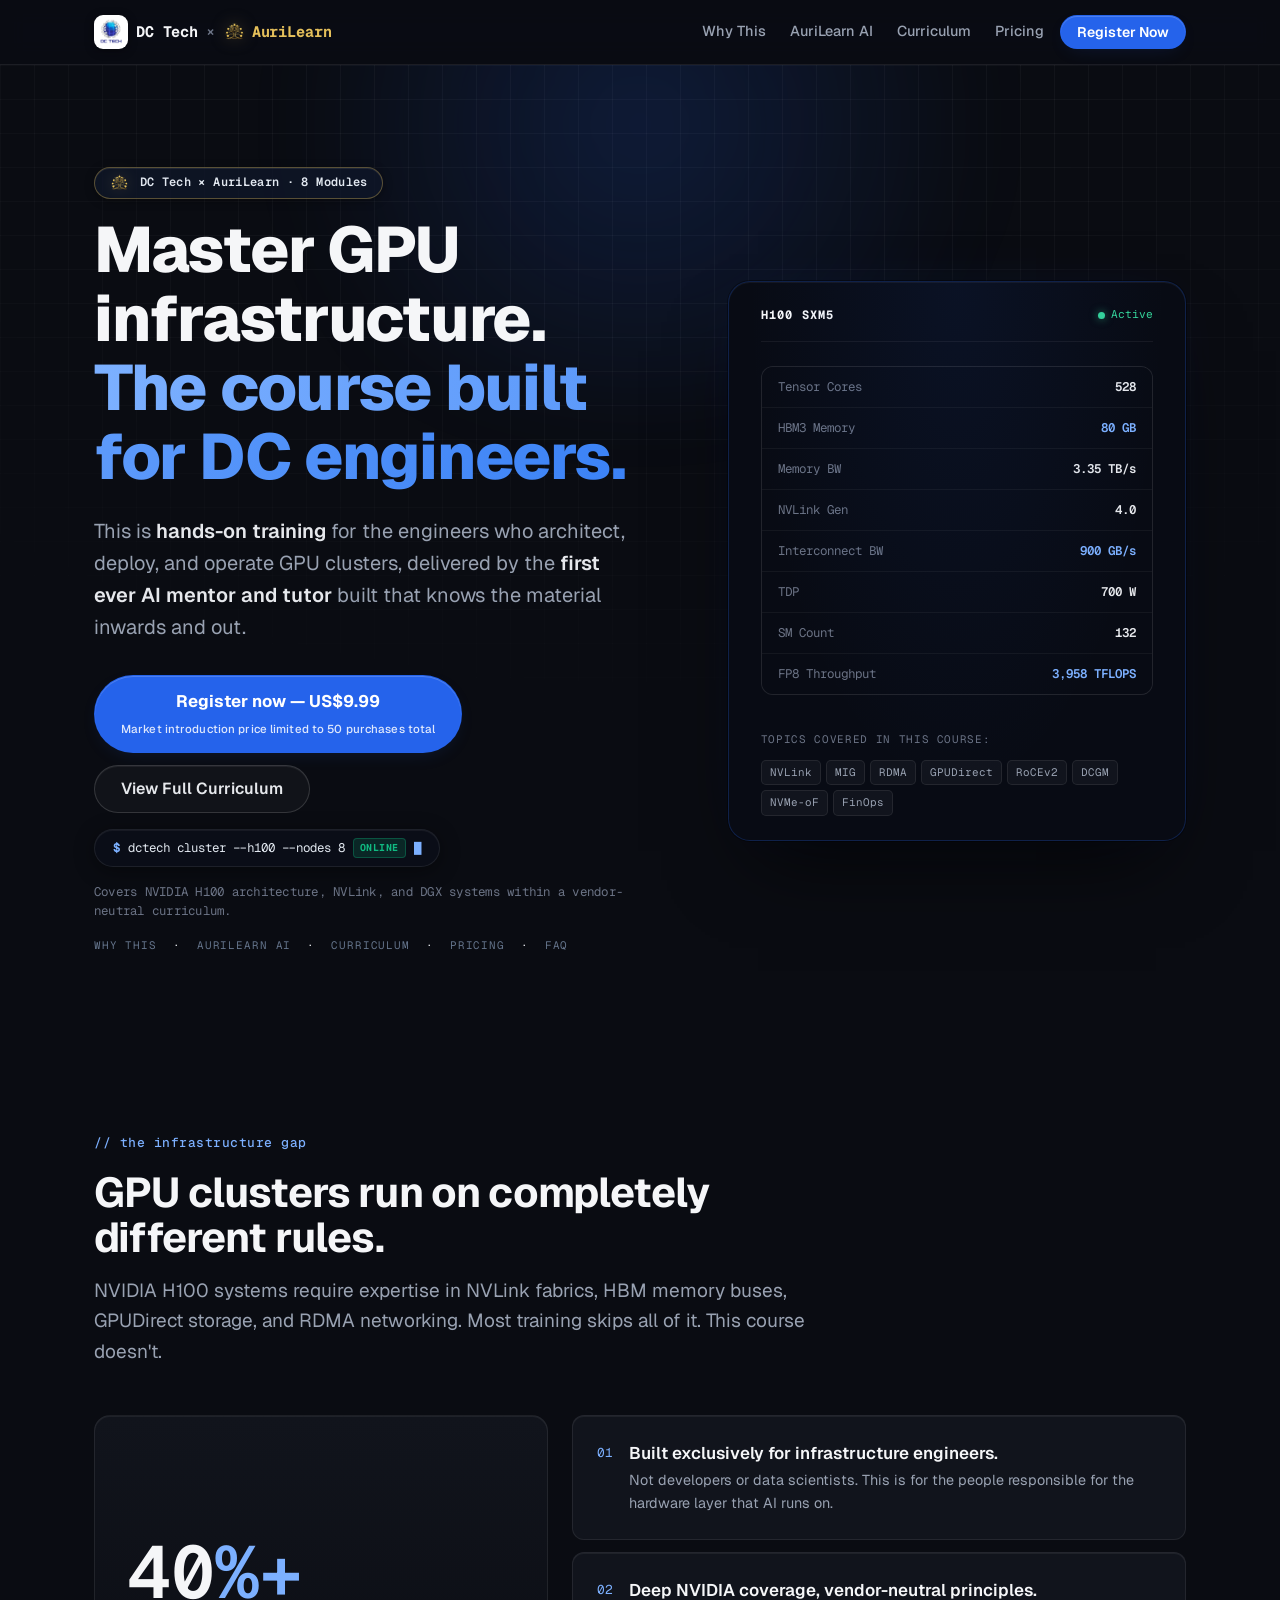
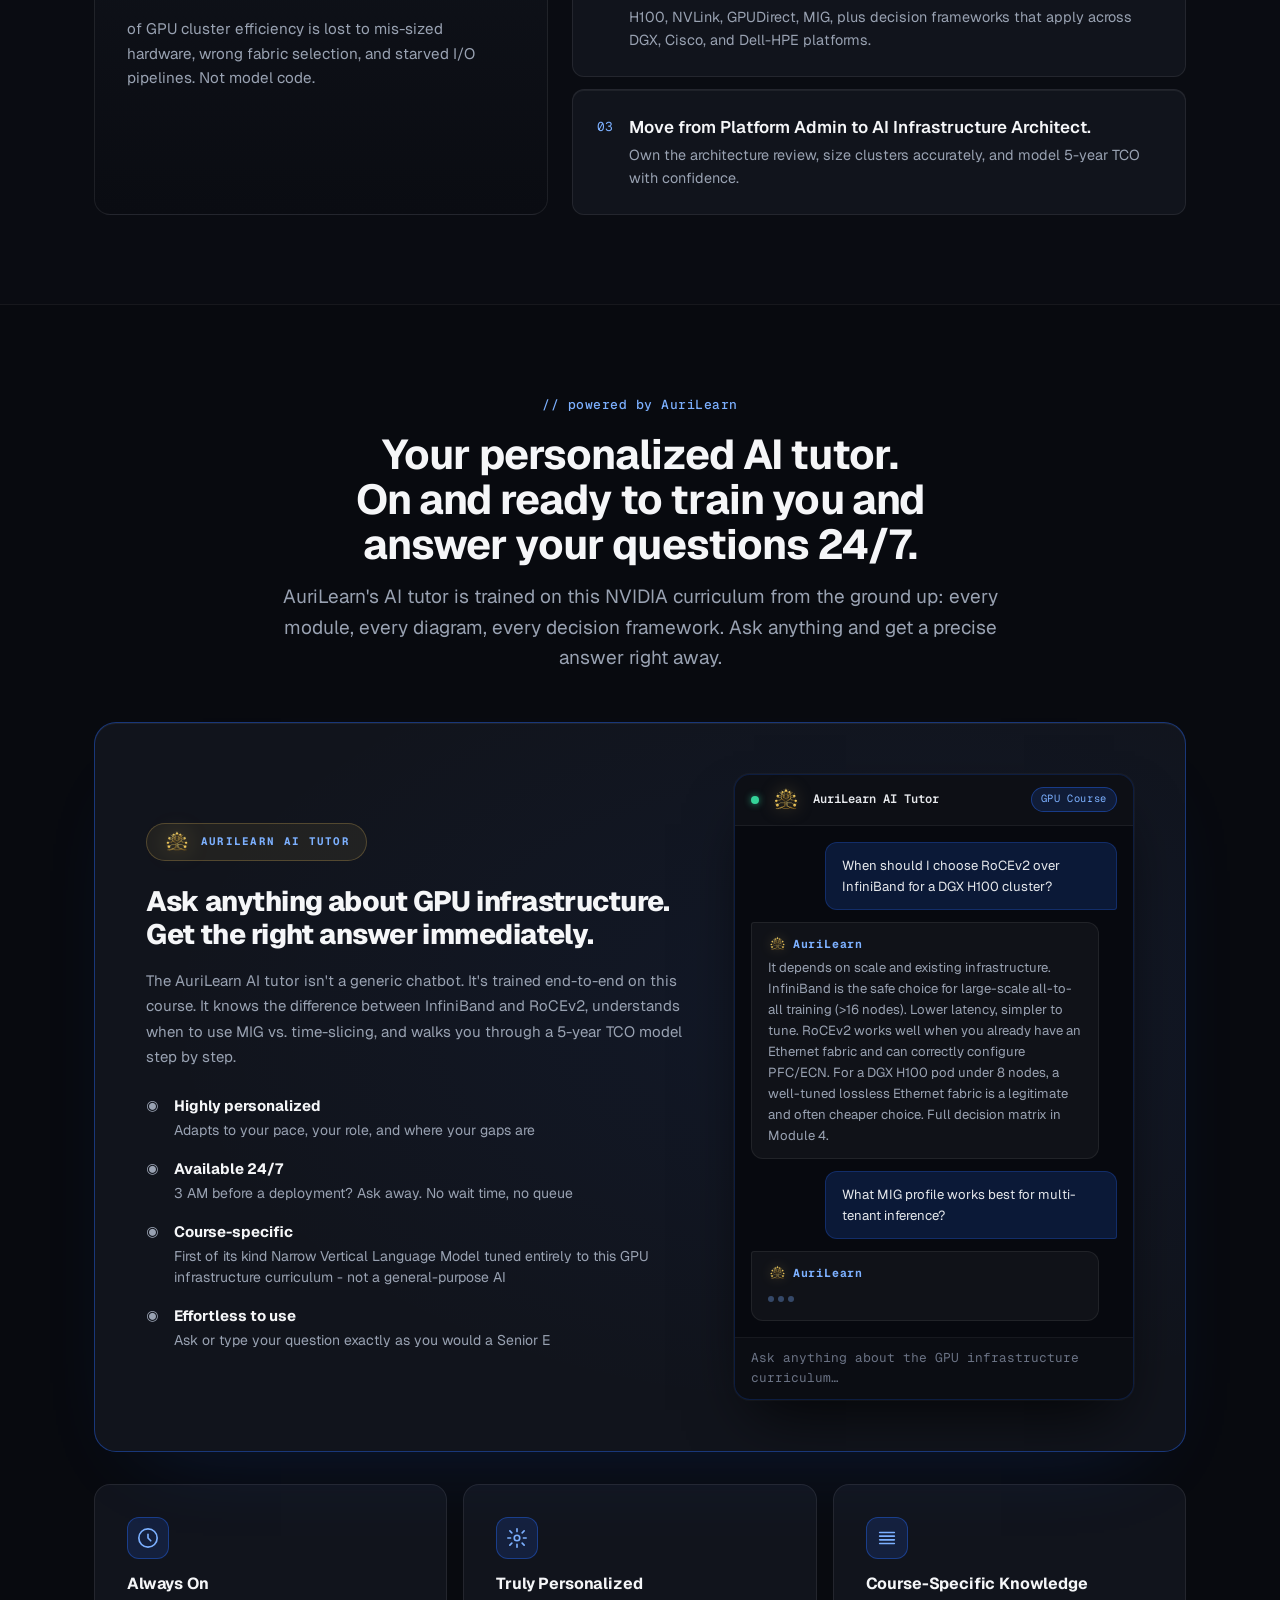
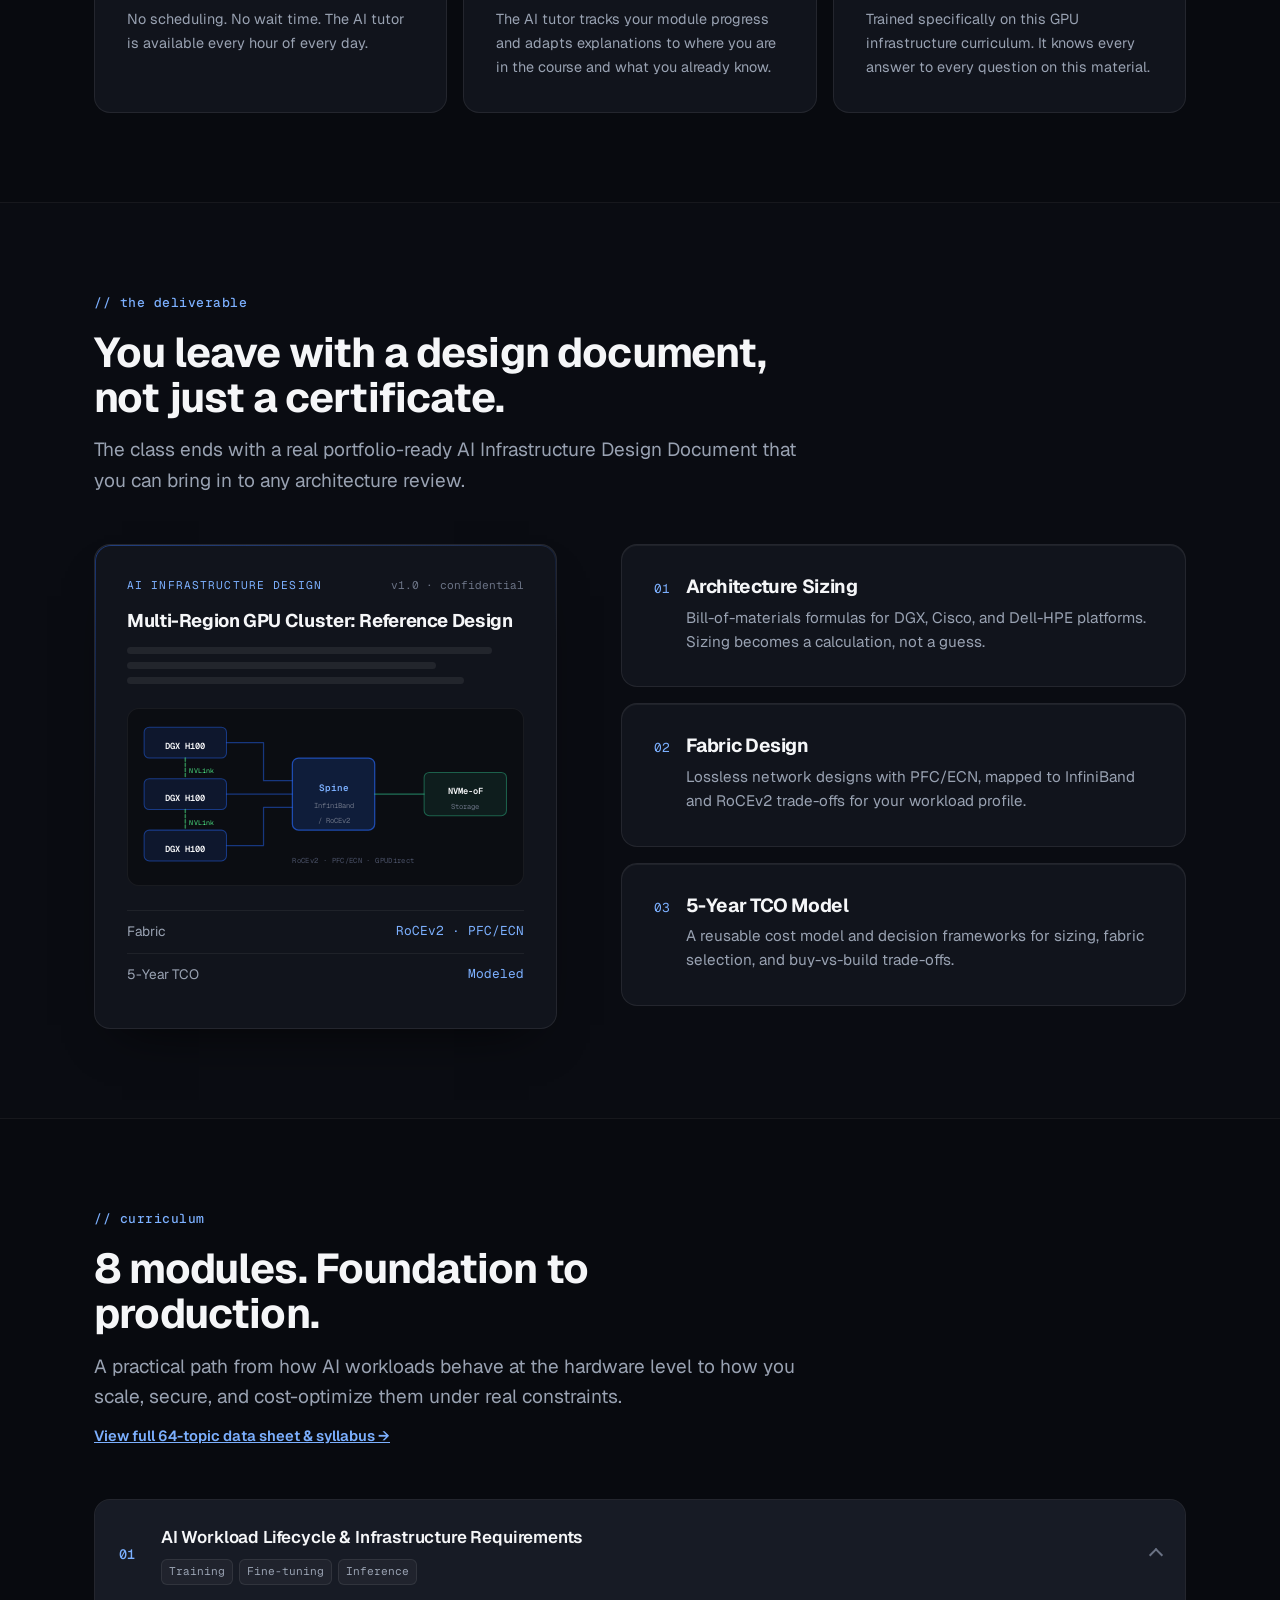
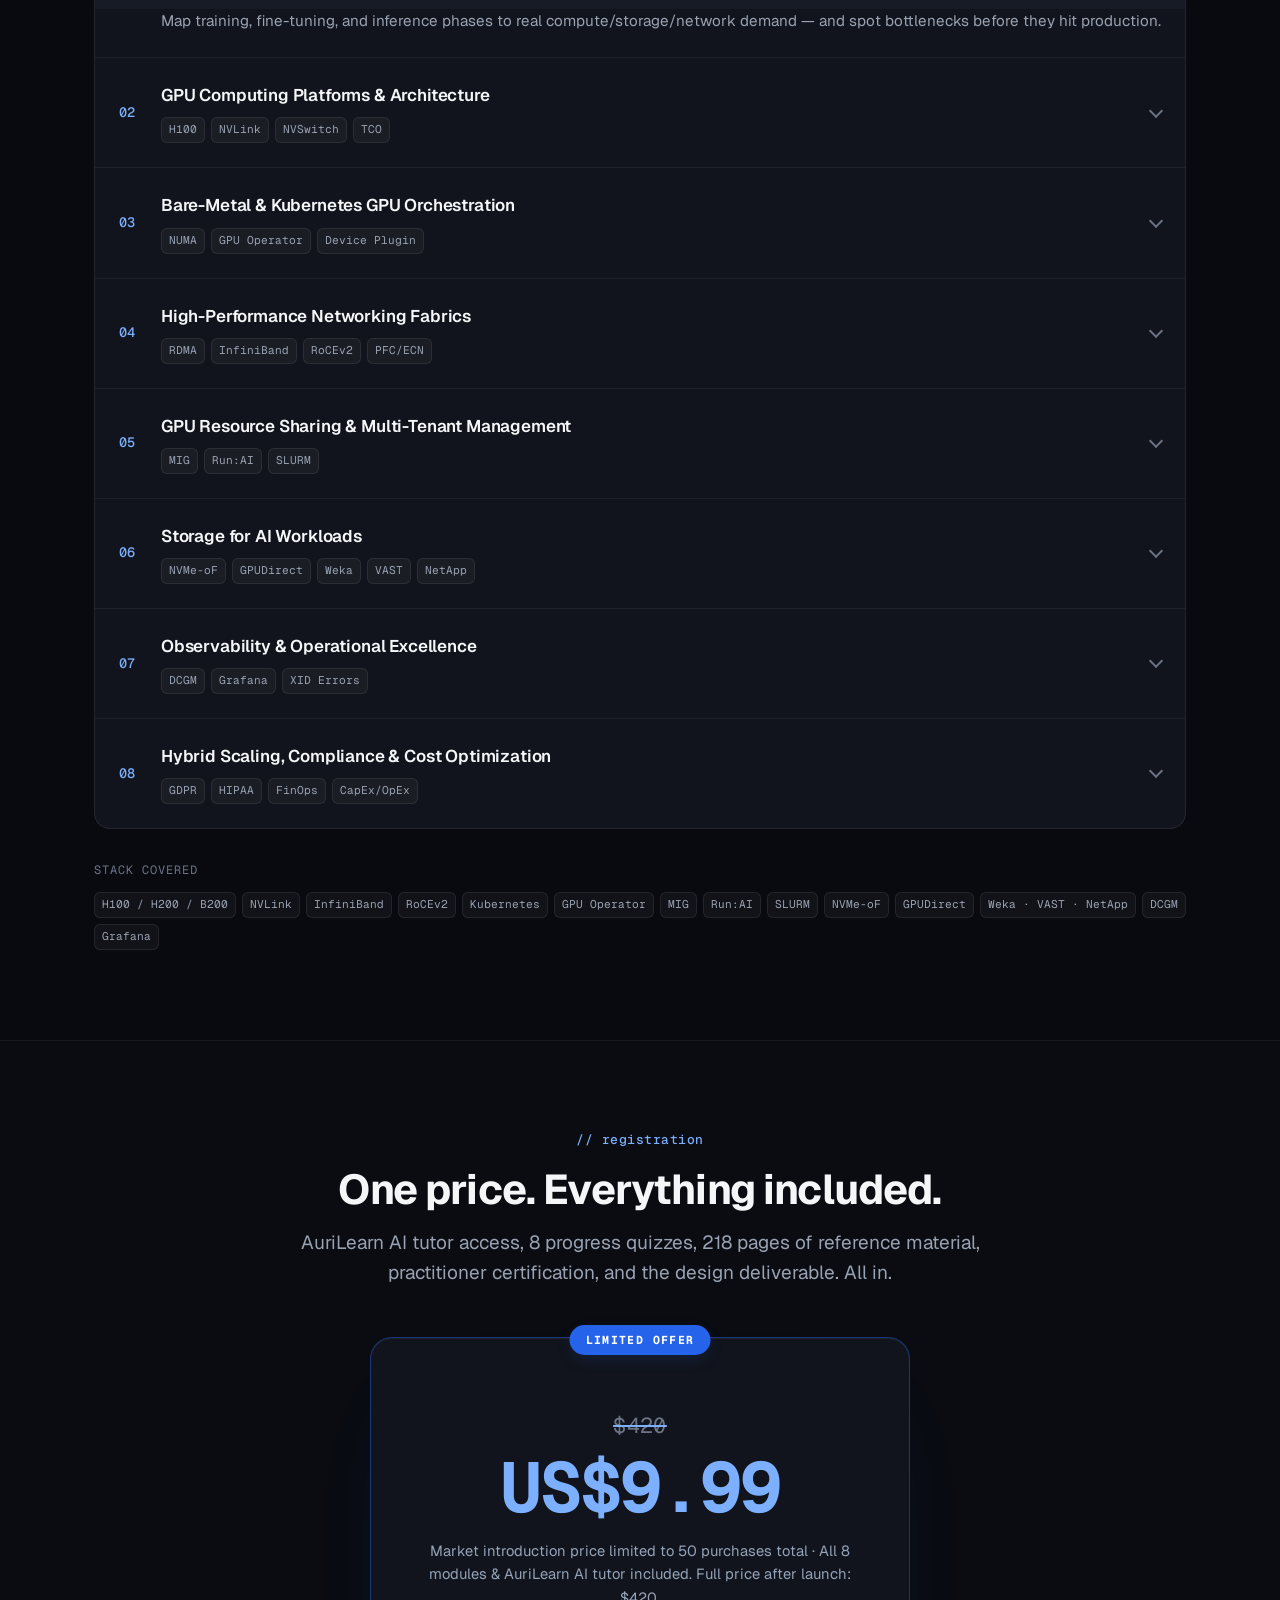
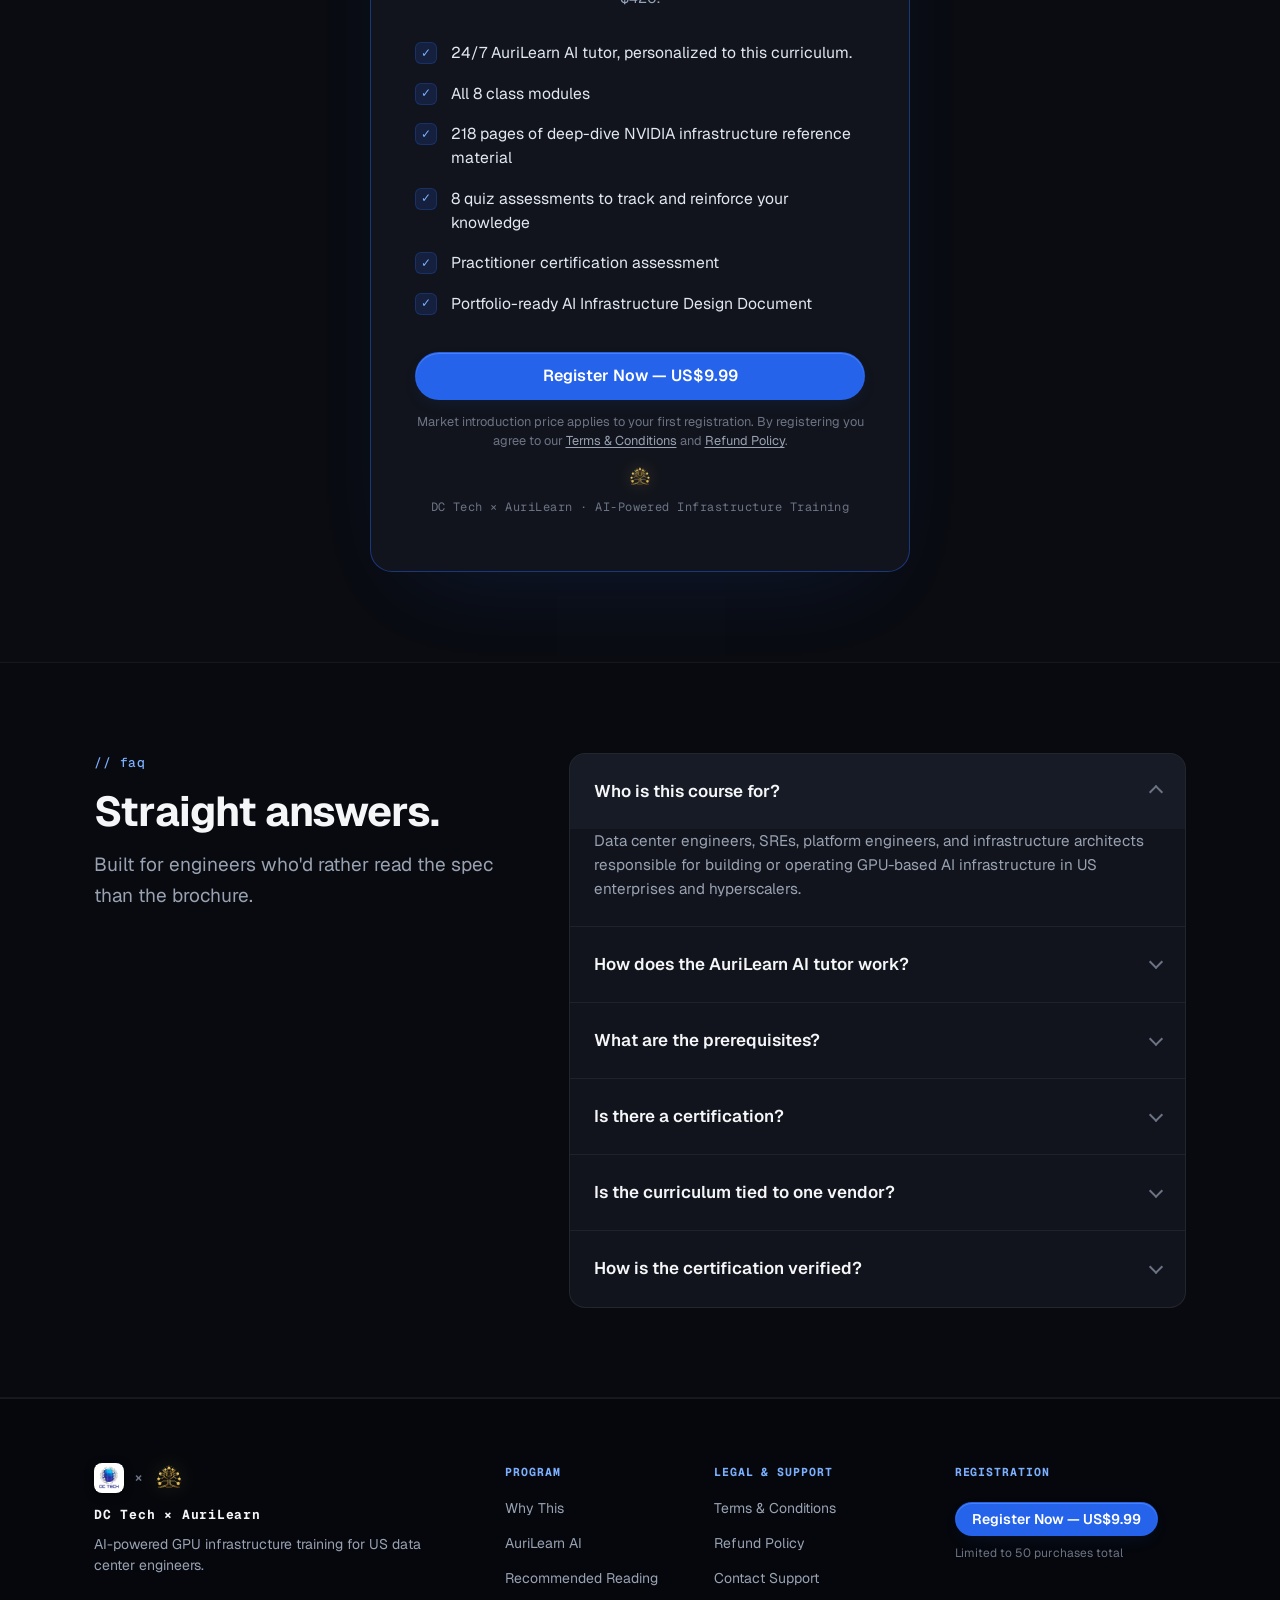
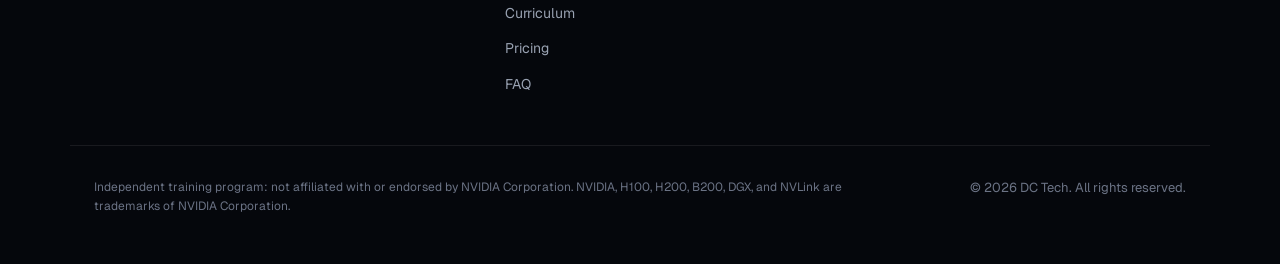
<file: index.html>
<!DOCTYPE html>
<html lang="en">
<head>
  <meta charset="UTF-8" />
  <meta name="viewport" content="width=device-width, initial-scale=1" />
  <title>GPU Infrastructure Training for Data Center Engineers | DC Tech × AuriLearn</title>
  <meta name="description" content="Hands-on GPU infrastructure training built for data center engineers. Powered by AuriLearn's personalized AI tutor, available 24/7. 8 modules, 218 pages of reference material, and a portfolio-ready design project." />
  <meta name="theme-color" content="#070910" />

  <meta property="og:type" content="website" />
  <meta property="og:title" content="GPU Infrastructure Training for Data Center Engineers" />
  <meta property="og:description" content="Master GPU-accelerated AI infrastructure. Powered by AuriLearn, your personalized AI tutor built into every module. Register for $9.99." />
  <meta property="og:image" content="assets/og-image.png" />
  <link rel="icon" type="image/png" href="assets/dctech-logo.png" />
  <link rel="apple-touch-icon" href="assets/dctech-logo.png" />

  <link rel="stylesheet" href="https://fonts.googleapis.com/css2?family=Geist:wght@400;500;600;700;800&family=Geist+Mono:wght@400;500;600&display=swap" />
  <link rel="stylesheet" href="styles.css" />

  <!-- Meta Pixel Code -->
  <script>
  !function(f,b,e,v,n,t,s)
  {if(f.fbq)return;n=f.fbq=function(){n.callMethod?
  n.callMethod.apply(n,arguments):n.queue.push(arguments)};
  if(!f._fbq)f._fbq=n;n.push=n;n.loaded=!0;n.version='2.0';
  n.queue=[];t=b.createElement(e);t.async=!0;
  t.src=v;s=b.getElementsByTagName(e)[0];
  s.parentNode.insertBefore(t,s)}(window, document,'script',
  'https://connect.facebook.net/en_US/fbevents.js');
  fbq('init', '327793394379737');
  fbq('track', 'PageView');
  </script>
  <noscript><img height="1" width="1" style="display:none"
  src="https://www.facebook.com/tr?id=327793394379737&ev=PageView&noscript=1"
  /></noscript>
  <!-- End Meta Pixel Code -->
</head>
<body>
  <a class="skip-link" href="#pricing">Skip to registration</a>

  <!-- NAV -->
  <header class="nav" id="top">
    <div class="container nav__inner">
      <a class="brand" href="#top" aria-label="DC Tech and AuriLearn">
        <span class="brand__chip"><img src="assets/dctech-logo.png" alt="DC Tech" width="30" height="30" /></span>
        <span class="brand__word">DC&nbsp;Tech</span>
        <span class="brand-x">×</span>
        <span class="nav-auri-wrap">
          <img src="assets/aurilearn-tree.svg" alt="AuriLearn" class="nav-auri-logo" width="22" height="22" />
          <span class="brand__word brand__word--auri">AuriLearn</span>
        </span>
      </a>
      <nav class="nav__links" aria-label="Primary">
        <a href="#why">Why This</a>
        <a href="#aurilearn">AuriLearn AI</a>
        <a href="#modules">Curriculum</a>
        <a href="#pricing">Pricing</a>
      </nav>
      <a class="btn btn--primary btn--sm nav__cta js-cta-enroll" href="https://rzp.io/rzp/aJ456hU" target="_blank" rel="noopener noreferrer" data-cta="nav-enroll">Register Now</a>
    </div>
  </header>

  <main id="main">

    <!-- ═══════════════════════════════ HERO ═══════════════════════════════ -->
    <section class="hero">
      <div class="hero__bg" aria-hidden="true">
        <div class="grid-tex"></div>
        <div class="hero__glow"></div>
      </div>
      <div class="container hero__inner">
        <div class="hero__copy">
          <div class="hero__eyebrow-wrap hero-in" style="--d:0s">
            <span class="eyebrow-pill">
              <img src="assets/aurilearn-tree.svg" alt="AuriLearn" class="eyebrow-auri-icon" />
              DC Tech × AuriLearn · 8 Modules
            </span>
          </div>
          <h1 class="hero__title hero-in" style="--d:.1s">
            <span class="hero__title-line">Master GPU infrastructure.</span>
            <span class="accent hero__title-line">The course built for DC&nbsp;engineers.</span>
          </h1>
          <p class="hero__lede hero-in" style="--d:.22s">
            This is <strong>hands-on training</strong> for the engineers who architect, deploy, and operate GPU clusters, delivered by the <strong>first ever AI mentor and tutor</strong> built that knows the material inwards and out.
          </p>
          <div class="hero__actions hero-in" style="--d:.34s">
            <a class="btn btn--primary btn--lg js-cta-enroll" href="https://rzp.io/rzp/aJ456hU" target="_blank" rel="noopener noreferrer" data-cta="hero">
              <span class="btn__main">Register now — US$9.99</span>
              <span class="btn__sub">Market introduction price limited to 50 purchases total</span>
            </a>
            <a class="btn btn--ghost btn--lg" href="#modules" data-cta="hero-syllabus">
              View Full Curriculum
            </a>
          </div>

          <!-- Sleek CLI terminal preview -->
          <div class="hero__cli hero-in" style="--d:.40s">
            <span class="cli-prompt">$</span>
            <span class="cli-cmd">dctech cluster --h100 --nodes 8</span>
            <span class="cli-status">ONLINE</span>
            <span class="cli-cursor">█</span>
          </div>

          <p class="hero__note hero-in" style="--d:.45s">
            Covers NVIDIA H100 architecture, NVLink, and DGX systems within a vendor-neutral curriculum.
          </p>

          <!-- Minimalist Quick Navigation Bar -->
          <div class="hero__quick-nav hero-in" style="--d:.55s">
            <a href="#why">Why This</a>
            <span>·</span>
            <a href="#aurilearn">AuriLearn AI</a>
            <span>·</span>
            <a href="#modules">Curriculum</a>
            <span>·</span>
            <a href="#pricing">Pricing</a>
            <span>·</span>
            <a href="#faq">FAQ</a>
          </div>
        </div>

        <!-- Hero spec panel -->
        <div class="hero__panel hero-in" style="--d:.28s" aria-hidden="true">
          <div class="hpanel">
            <div class="hpanel__top">
              <span class="hpanel__tag">H100 SXM5</span>
              <span class="hpanel__status">
                <span class="hpanel__dot"></span>Active
              </span>
            </div>
            <div class="hpanel__grid">
              <div class="hpanel__row"><span>Tensor Cores</span><span class="hpanel__val">528</span></div>
              <div class="hpanel__row"><span>HBM3 Memory</span><span class="hpanel__val accent-val">80 GB</span></div>
              <div class="hpanel__row"><span>Memory BW</span><span class="hpanel__val">3.35 TB/s</span></div>
              <div class="hpanel__row"><span>NVLink Gen</span><span class="hpanel__val">4.0</span></div>
              <div class="hpanel__row"><span>Interconnect BW</span><span class="hpanel__val accent-val">900 GB/s</span></div>
              <div class="hpanel__row"><span>TDP</span><span class="hpanel__val">700 W</span></div>
              <div class="hpanel__row"><span>SM Count</span><span class="hpanel__val">132</span></div>
              <div class="hpanel__row"><span>FP8 Throughput</span><span class="hpanel__val accent-val">3,958 TFLOPS</span></div>
            </div>
            <div class="hpanel__modules">
              <span>Topics covered in this course:</span>
              <div class="hpanel__tags">
                <i>NVLink</i><i>MIG</i><i>RDMA</i><i>GPUDirect</i><i>RoCEv2</i><i>DCGM</i><i>NVMe-oF</i><i>FinOps</i>
              </div>
            </div>
          </div>
        </div>
      </div>
    </section>

    <!-- ═══════════════════ WHY THIS COURSE ═══════════════════ -->
    <section class="section" id="why">
      <div class="container">
        <header class="section__head">
          <p class="eyebrow">// the infrastructure gap</p>
          <h2 class="section__title">GPU clusters run on completely different rules.</h2>
          <p class="section__lede">
            NVIDIA H100 systems require expertise in NVLink fabrics, HBM memory buses, GPUDirect storage,
            and RDMA networking. Most training skips all of it. This course doesn't.
          </p>
        </header>
        <div class="problem__grid">
          <div class="statcard">
            <span class="statcard__num">40<span class="statcard__unit">%+</span></span>
            <span class="statcard__label">of GPU cluster efficiency is lost to mis-sized hardware, wrong fabric selection, and starved I/O pipelines. Not model code.</span>
          </div>
          <ul class="movelist">
            <li>
              <span class="movelist__i">01</span>
              <div>
                <strong>Built exclusively for infrastructure engineers.</strong>
                <p>Not developers or data scientists. This is for the people responsible for the hardware layer that AI runs on.</p>
              </div>
            </li>
            <li>
              <span class="movelist__i">02</span>
              <div>
                <strong>Deep NVIDIA coverage, vendor-neutral principles.</strong>
                <p>H100, NVLink, GPUDirect, MIG, plus decision frameworks that apply across DGX, Cisco, and Dell-HPE platforms.</p>
              </div>
            </li>
            <li>
              <span class="movelist__i">03</span>
              <div>
                <strong>Move from Platform Admin to AI Infrastructure Architect.</strong>
                <p>Own the architecture review, size clusters accurately, and model 5-year TCO with confidence.</p>
              </div>
            </li>
          </ul>
        </div>
      </div>
    </section>

    <!-- ═══════════════════ AURILEARN AI TUTOR ═══════════════════ -->
    <section class="section section--alt" id="aurilearn">
      <div class="container">
        <header class="section__head section__head--center">
          <p class="eyebrow">// powered by AuriLearn</p>
          <h2 class="section__title">Your personalized AI tutor.<br/>On and ready to train you and answer your questions 24/7.</h2>
          <p class="section__lede">AuriLearn's AI tutor is trained on this NVIDIA curriculum from the ground up: every module, every diagram, every decision framework. Ask anything and get a precise answer right away.</p>
        </header>

        <div class="auri-hero">
          <div class="auri-hero__inner">

            <div class="auri-hero__left">
              <div class="auri-pill">
                <img src="assets/aurilearn-tree.svg" alt="AuriLearn" class="auri-pill-icon" />
                <span>AURILEARN AI TUTOR</span>
              </div>
              <h3 class="auri-hero__title">Ask anything about GPU infrastructure. Get the right answer immediately.</h3>
              <p class="auri-hero__desc">The AuriLearn AI tutor isn't a generic chatbot. It's trained end-to-end on this course. It knows the difference between InfiniBand and RoCEv2, understands when to use MIG vs. time-slicing, and walks you through a 5-year TCO model step by step.</p>
              <ul class="auri-feats">
                <li>
                  <span class="auri-feat__icon">◉</span>
                  <div><strong>Highly personalized</strong><span>Adapts to your pace, your role, and where your gaps are</span></div>
                </li>
                <li>
                  <span class="auri-feat__icon">◉</span>
                  <div><strong>Available 24/7</strong><span>3 AM before a deployment? Ask away. No wait time, no queue</span></div>
                </li>
                <li>
                  <span class="auri-feat__icon">◉</span>
                  <div><strong>Course-specific</strong><span>First of its kind Narrow Vertical Language Model tuned entirely to this GPU infrastructure curriculum - not a general-purpose AI</span></div>
                </li>
                <li>
                  <span class="auri-feat__icon">◉</span>
                  <div><strong>Effortless to use</strong><span>Ask or type your question exactly as you would a Senior E</span></div>
                </li>
              </ul>
            </div>

            <div class="auri-hero__right">
              <div class="chat-card">
                <div class="chat-card__header">
                  <span class="chat-online"></span>
                  <img src="assets/aurilearn-tree.svg" alt="AuriLearn" class="chat-tree-avatar" />
                  <span class="chat-card__name">AuriLearn AI Tutor</span>
                  <span class="chat-card__badge">GPU Course</span>
                </div>
                <div class="chat-card__body">
                  <div class="chat-msg chat-msg--user">
                    When should I choose RoCEv2 over InfiniBand for a DGX H100 cluster?
                  </div>
                  <div class="chat-msg chat-msg--ai">
                    <span class="chat-msg__from">
                      <img src="assets/aurilearn-tree.svg" alt="AuriLearn" class="chat-msg__tree" />
                      AuriLearn
                    </span>
                    It depends on scale and existing infrastructure. InfiniBand is the safe choice for large-scale all-to-all training (&gt;16 nodes). Lower latency, simpler to tune. RoCEv2 works well when you already have an Ethernet fabric and can correctly configure PFC/ECN. For a DGX H100 pod under 8 nodes, a well-tuned lossless Ethernet fabric is a legitimate and often cheaper choice. Full decision matrix in Module 4.
                  </div>
                  <div class="chat-msg chat-msg--user">
                    What MIG profile works best for multi-tenant inference?
                  </div>
                  <div class="chat-msg chat-msg--ai chat-msg--typing">
                    <span class="chat-msg__from">
                      <img src="assets/aurilearn-tree.svg" alt="AuriLearn" class="chat-msg__tree" />
                      AuriLearn
                    </span>
                    <span class="chat-typing"><span></span><span></span><span></span></span>
                  </div>
                </div>
                <div class="chat-card__input">
                  <span>Ask anything about the GPU infrastructure curriculum…</span>
                </div>
              </div>
            </div>

          </div>
        </div>

        <div class="auri-benefits">
          <div class="auri-benefit">
            <div class="auri-benefit__icon">
              <svg width="22" height="22" viewBox="0 0 24 24" fill="none" stroke="currentColor" stroke-width="1.8" stroke-linecap="round" stroke-linejoin="round"><path d="M12 2a10 10 0 1 0 0 20 10 10 0 0 0 0-20z"/><path d="M12 8v4l3 3"/></svg>
            </div>
            <h4>Always On</h4>
            <p>No scheduling. No wait time. The AI tutor is available every hour of every day.</p>
          </div>
          <div class="auri-benefit">
            <div class="auri-benefit__icon">
              <svg width="22" height="22" viewBox="0 0 24 24" fill="none" stroke="currentColor" stroke-width="1.8" stroke-linecap="round" stroke-linejoin="round"><circle cx="12" cy="12" r="3"/><path d="M12 2v3M12 19v3M4.22 4.22l2.12 2.12M17.66 17.66l2.12 2.12M2 12h3M19 12h3M4.22 19.78l2.12-2.12M17.66 6.34l2.12-2.12"/></svg>
            </div>
            <h4>Truly Personalized</h4>
            <p>The AI tutor tracks your module progress and adapts explanations to where you are in the course and what you already know.</p>
          </div>
          <div class="auri-benefit">
            <div class="auri-benefit__icon">
              <svg width="22" height="22" viewBox="0 0 24 24" fill="none" stroke="currentColor" stroke-width="1.8" stroke-linecap="round" stroke-linejoin="round"><path d="M4 6h16M4 10h16M4 14h16M4 18h16"/></svg>
            </div>
            <h4>Course-Specific Knowledge</h4>
            <p>Trained specifically on this GPU infrastructure curriculum. It knows every answer to every question on this material.</p>
          </div>
        </div>
      </div>
    </section>

    <!-- ═══════════════════ DESIGN DELIVERABLE ═══════════════════ -->
    <section class="section" id="build">
      <div class="container">
        <header class="section__head">
          <p class="eyebrow">// the deliverable</p>
          <h2 class="section__title">You leave with a design document, not just a certificate.</h2>
          <p class="section__lede">The class ends with a real portfolio-ready AI Infrastructure Design Document that you can bring in to any architecture review.</p>
        </header>
        <div class="build__layout">
          <figure class="doc" aria-label="Mock-up of the portfolio-ready design document">
            <div class="doc__head">
              <span class="doc__kicker">AI INFRASTRUCTURE DESIGN</span>
              <span class="doc__meta">v1.0 · confidential</span>
            </div>
            <h3 class="doc__title">Multi-Region GPU Cluster: Reference Design</h3>
            <div class="doc__lines"><i style="width:92%"></i><i style="width:78%"></i><i style="width:85%"></i></div>
            <div class="doc__topo" aria-hidden="true">
              <svg class="topo" viewBox="0 0 360 148" xmlns="http://www.w3.org/2000/svg" fill="none">

                <!-- DGX H100 nodes -->
                <g class="topo__node topo__node--compute">
                  <rect x="4" y="6" width="80" height="30" rx="5"/>
                  <text x="44" y="25" class="topo__label">DGX H100</text>
                </g>
                <g class="topo__node topo__node--compute">
                  <rect x="4" y="56" width="80" height="30" rx="5"/>
                  <text x="44" y="75" class="topo__label">DGX H100</text>
                </g>
                <g class="topo__node topo__node--compute">
                  <rect x="4" y="106" width="80" height="30" rx="5"/>
                  <text x="44" y="125" class="topo__label">DGX H100</text>
                </g>

                <!-- NVLink vertical connectors between DGX nodes -->
                <line class="topo__wire topo__wire--nvlink" x1="44" y1="36" x2="44" y2="56"/>
                <line class="topo__wire topo__wire--nvlink" x1="44" y1="86" x2="44" y2="106"/>
                <text x="48" y="49" class="topo__tag">NVLink</text>
                <text x="48" y="99" class="topo__tag">NVLink</text>

                <!-- DGX → Spine fabric paths -->
                <polyline class="topo__wire" points="84,21 120,21 120,58 148,58"/>
                <polyline class="topo__wire" points="84,71 148,71"/>
                <polyline class="topo__wire" points="84,121 120,121 120,84 148,84"/>

                <!-- Spine / Leaf Switch -->
                <g class="topo__node topo__node--switch">
                  <rect x="148" y="36" width="80" height="70" rx="6"/>
                  <text x="188" y="66" class="topo__label topo__label--switch">Spine</text>
                  <text x="188" y="83" class="topo__sublabel">InfiniBand</text>
                  <text x="188" y="97" class="topo__sublabel">/ RoCEv2</text>
                </g>

                <!-- Spine → Storage path -->
                <polyline class="topo__wire topo__wire--storage" points="228,71 276,71"/>

                <!-- Storage node -->
                <g class="topo__node topo__node--storage">
                  <rect x="276" y="50" width="80" height="42" rx="5"/>
                  <text x="316" y="69" class="topo__label">NVMe-oF</text>
                  <text x="316" y="84" class="topo__sublabel">Storage</text>
                </g>

                <!-- Fabric label at bottom -->
                <text x="148" y="138" class="topo__fab">RoCEv2 · PFC/ECN · GPUDirect</text>

              </svg>
            </div>
            <div class="doc__row"><span>Fabric</span><span class="mono">RoCEv2 · PFC/ECN</span></div>
            <div class="doc__row"><span>5-Year TCO</span><span class="mono">Modeled</span></div>
          </figure>
          <div class="build__takeaways">
            <article class="card take">
              <span class="take__i">01</span>
              <h3>Architecture Sizing</h3>
              <p>Bill-of-materials formulas for DGX, Cisco, and Dell-HPE platforms. Sizing becomes a calculation, not a guess.</p>
            </article>
            <article class="card take">
              <span class="take__i">02</span>
              <h3>Fabric Design</h3>
              <p>Lossless network designs with PFC/ECN, mapped to InfiniBand and RoCEv2 trade-offs for your workload profile.</p>
            </article>
            <article class="card take">
              <span class="take__i">03</span>
              <h3>5-Year TCO Model</h3>
              <p>A reusable cost model and decision frameworks for sizing, fabric selection, and buy-vs-build trade-offs.</p>
            </article>
          </div>
        </div>
      </div>
    </section>

    <!-- ═══════════════════ MODULES ═══════════════════ -->
    <section class="section section--alt" id="modules">
      <div class="container">
        <header class="section__head">
          <p class="eyebrow">// curriculum</p>
          <h2 class="section__title">8 modules. Foundation to production.</h2>
          <p class="section__lede">
            A practical path from how AI workloads behave at the hardware level to how you scale, secure, and cost-optimize them under real constraints.
            <span style="display:block; margin-top:8px;">
              <a href="syllabus.html" target="_blank" rel="noopener noreferrer" style="color:var(--accent-text); font-weight:600; text-decoration:underline; font-size:0.92rem;">View full 64-topic data sheet &amp; syllabus →</a>
            </span>
          </p>
        </header>
        <div class="modules">
          <details class="module" name="modules" open>
            <summary>
              <span class="module__no">01</span>
              <span class="module__head"><span class="module__title">AI Workload Lifecycle &amp; Infrastructure Requirements</span><span class="module__tags"><i>Training</i><i>Fine-tuning</i><i>Inference</i></span></span>
              <span class="module__chev" aria-hidden="true"></span>
            </summary>
            <div class="module__body">Map training, fine-tuning, and inference phases to real compute/storage/network demand — and spot bottlenecks before they hit production.</div>
          </details>
          <details class="module" name="modules">
            <summary>
              <span class="module__no">02</span>
              <span class="module__head"><span class="module__title">GPU Computing Platforms &amp; Architecture</span><span class="module__tags"><i>H100</i><i>NVLink</i><i>NVSwitch</i><i>TCO</i></span></span>
              <span class="module__chev" aria-hidden="true"></span>
            </summary>
            <div class="module__body">H100 architecture, NVLink/NVSwitch topology, GPU sizing formulas, and a DGX vs. Cisco vs. Dell-HPE platform comparison with full TCO modeling.</div>
          </details>
          <details class="module" name="modules">
            <summary>
              <span class="module__no">03</span>
              <span class="module__head"><span class="module__title">Bare-Metal &amp; Kubernetes GPU Orchestration</span><span class="module__tags"><i>NUMA</i><i>GPU Operator</i><i>Device Plugin</i></span></span>
              <span class="module__chev" aria-hidden="true"></span>
            </summary>
            <div class="module__body">BIOS/NUMA tuning, CUDA driver management, and NVIDIA GPU Operator — turning raw GPU hardware into reliable, schedulable Kubernetes infrastructure.</div>
          </details>
          <details class="module" name="modules">
            <summary>
              <span class="module__no">04</span>
              <span class="module__head"><span class="module__title">High-Performance Networking Fabrics</span><span class="module__tags"><i>RDMA</i><i>InfiniBand</i><i>RoCEv2</i><i>PFC/ECN</i></span></span>
              <span class="module__chev" aria-hidden="true"></span>
            </summary>
            <div class="module__body">RDMA, GPUDirect, InfiniBand vs. RoCEv2, lossless fabric design, and NCCL — the fabric layer that decides whether distributed training actually scales.</div>
          </details>
          <details class="module" name="modules">
            <summary>
              <span class="module__no">05</span>
              <span class="module__head"><span class="module__title">GPU Resource Sharing &amp; Multi-Tenant Management</span><span class="module__tags"><i>MIG</i><i>Run:AI</i><i>SLURM</i></span></span>
              <span class="module__chev" aria-hidden="true"></span>
            </summary>
            <div class="module__body">MIG partitioning, RBAC, quota enforcement, and Run:AI/SLURM scheduling for fairly sharing GPU capacity across teams.</div>
          </details>
          <details class="module" name="modules">
            <summary>
              <span class="module__no">06</span>
              <span class="module__head"><span class="module__title">Storage for AI Workloads</span><span class="module__tags"><i>NVMe-oF</i><i>GPUDirect</i><i>Weka</i><i>VAST</i><i>NetApp</i></span></span>
              <span class="module__chev" aria-hidden="true"></span>
            </summary>
            <div class="module__body">NVMe-oF architecture, VAST/Weka/DDN/NetApp comparisons, and checkpoint strategy for I/O that keeps GPUs fed, not starved.</div>
          </details>
          <details class="module" name="modules">
            <summary>
              <span class="module__no">07</span>
              <span class="module__head"><span class="module__title">Observability &amp; Operational Excellence</span><span class="module__tags"><i>DCGM</i><i>Grafana</i><i>XID Errors</i></span></span>
              <span class="module__chev" aria-hidden="true"></span>
            </summary>
            <div class="module__body">DCGM-to-Grafana monitoring, XID error diagnosis, and incident runbooks for running GPU fleets in production.</div>
          </details>
          <details class="module" name="modules">
            <summary>
              <span class="module__no">08</span>
              <span class="module__head"><span class="module__title">Hybrid Scaling, Compliance &amp; Cost Optimization</span><span class="module__tags"><i>GDPR</i><i>HIPAA</i><i>FinOps</i><i>CapEx/OpEx</i></span></span>
              <span class="module__chev" aria-hidden="true"></span>
            </summary>
            <div class="module__body">On-prem/cloud/edge placement, GDPR/HIPAA/FedRAMP data residency, and FinOps-driven TCO modeling.</div>
          </details>
        </div>
        <p class="stack" aria-label="Stack covered">
          <span class="stack__label">Stack covered</span>
          <span class="stack__tags">
            <i>H100 / H200 / B200</i><i>NVLink</i><i>InfiniBand</i><i>RoCEv2</i><i>Kubernetes</i><i>GPU Operator</i><i>MIG</i><i>Run:AI</i><i>SLURM</i><i>NVMe-oF</i><i>GPUDirect</i><i>Weka · VAST · NetApp</i><i>DCGM</i><i>Grafana</i>
          </span>
        </p>
      </div>
    </section>

    <!-- ═══════════════════ PRICING ═══════════════════ -->
    <section class="section" id="pricing">
      <div class="container">
        <header class="section__head section__head--center">
          <p class="eyebrow">// registration</p>
          <h2 class="section__title">One price. Everything included.</h2>
          <p class="section__lede">AuriLearn AI tutor access, 8 progress quizzes, 218 pages of reference material, practitioner certification, and the design deliverable. All in.</p>
        </header>
        <div class="price">
          <div class="price__badge">LIMITED OFFER</div>
          <div class="price__amount price__amount--free">
            <span class="price__strike">$420</span>
            <span class="price__num">US$9.99</span>
          </div>
          <p class="price__note">Market introduction price limited to 50 purchases total · All 8 modules &amp; AuriLearn AI tutor included. Full price after launch: $420.</p>
          <ul class="price__list">
            <li>24/7 AuriLearn AI tutor, personalized to this curriculum.</li>
            <li>All 8 class modules</li>
            <li>218 pages of deep-dive NVIDIA infrastructure reference material</li>
            <li>8 quiz assessments to track and reinforce your knowledge</li>
            <li>Practitioner certification assessment</li>
            <li>Portfolio-ready AI Infrastructure Design Document</li>
          </ul>
          <a class="btn btn--primary btn--lg btn--block js-cta-enroll" href="https://rzp.io/rzp/aJ456hU" target="_blank" rel="noopener noreferrer" data-cta="pricing">Register Now — US$9.99</a>
          <p class="price__terms">Market introduction price applies to your first registration. By registering you agree to our <a href="terms.html">Terms &amp; Conditions</a> and <a href="terms.html#refunds">Refund Policy</a>.</p>
          <div class="price__trust-wrap">
            <img src="assets/aurilearn-tree.svg" alt="AuriLearn" class="price-auri-tree" />
            <p class="price__trust">DC Tech × AuriLearn · AI-Powered Infrastructure Training</p>
          </div>
        </div>
      </div>
    </section>

    <!-- ═══════════════════ FAQ ═══════════════════ -->
    <section class="section section--alt" id="faq">
      <div class="container faq__layout">
        <header class="section__head">
          <p class="eyebrow">// faq</p>
          <h2 class="section__title">Straight answers.</h2>
          <p class="section__lede">Built for engineers who'd rather read the spec than the brochure.</p>
        </header>
        <div class="faq">
          <details class="qa" name="faq" open>
            <summary>Who is this course for?<span class="module__chev" aria-hidden="true"></span></summary>
            <div class="qa__body">Data center engineers, SREs, platform engineers, and infrastructure architects responsible for building or operating GPU-based AI infrastructure in US enterprises and hyperscalers.</div>
          </details>
          <details class="qa" name="faq">
            <summary>How does the AuriLearn AI tutor work?<span class="module__chev" aria-hidden="true"></span></summary>
            <div class="qa__body">AuriLearn's AI tutor is trained specifically on this GPU curriculum, not a general chatbot. Ask questions in plain English and get precise, course-specific answers right away, 24/7. It tracks your progress through each module and adapts to where you are.</div>
          </details>
          <details class="qa" name="faq">
            <summary>What are the prerequisites?<span class="module__chev" aria-hidden="true"></span></summary>
            <div class="qa__body">Solid working knowledge of Linux, Kubernetes, and enterprise data center basics. This program is built for experienced infrastructure professionals, not beginners.</div>
          </details>
          <details class="qa" name="faq">
            <summary>Is there a certification?<span class="module__chev" aria-hidden="true"></span></summary>
            <div class="qa__body">Yes. A DC Tech AI Infrastructure Practitioner certification, awarded on successful completion of the case-study assessment and verified through AuriLearn's credential system.</div>
          </details>
          <details class="qa" name="faq">
            <summary>Is the curriculum tied to one vendor?<span class="module__chev" aria-hidden="true"></span></summary>
            <div class="qa__body">No. This is an independent, vendor-neutral program: not affiliated with or endorsed by NVIDIA Corporation. It covers NVIDIA H100/NVLink in depth alongside decision frameworks for DGX, Cisco, and Dell-HPE, so what you learn applies across the platforms used in real US enterprise data centers.</div>
          </details>
          <details class="qa" name="faq">
            <summary>How is the certification verified?<span class="module__chev" aria-hidden="true"></span></summary>
            <div class="qa__body">A shareable digital credential with a verification link, issued through AuriLearn upon passing the case-study assessment.</div>
          </details>
        </div>
      </div>
    </section>

  </main>

  <!-- FOOTER -->
  <footer class="footer">
    <div class="container footer__grid">
      <!-- Brand & Tagline -->
      <div class="footer__brand-col">
        <div class="footer__brand-lockup">
          <a class="brand" href="#top" aria-label="DC Tech home">
            <span class="brand__chip brand__chip--sm"><img src="assets/dctech-logo.png" alt="DC Tech" width="26" height="26" /></span>
          </a>
          <span class="brand-x">×</span>
          <img src="assets/aurilearn-tree.svg" alt="AuriLearn" class="footer-auri-tree" />
        </div>
        <p class="footer__brand-name">DC Tech × AuriLearn</p>
        <p class="footer__tag">AI-powered GPU infrastructure training for US data center engineers.</p>
      </div>

      <!-- Links Grid -->
      <div class="footer__links-wrap">
        <div class="footer__nav-group">
          <p class="footer__group-title">Program</p>
          <ul class="footer__nav-list">
            <li><a href="#why">Why This</a></li>
            <li><a href="#aurilearn">AuriLearn AI</a></li>
            <li><a href="reading-list.html">Recommended Reading</a></li>
            <li><a href="#modules">Curriculum</a></li>
            <li><a href="#pricing">Pricing</a></li>
            <li><a href="#faq">FAQ</a></li>
          </ul>
        </div>

        <div class="footer__nav-group">
          <p class="footer__group-title">Legal &amp; Support</p>
          <ul class="footer__nav-list">
            <li><a href="terms.html">Terms &amp; Conditions</a></li>
            <li><a href="terms.html#refunds">Refund Policy</a></li>
            <li><a href="terms.html#contact">Contact Support</a></li>
          </ul>
        </div>
      </div>

      <!-- Action -->
      <div class="footer__action-col">
        <p class="footer__group-title">Registration</p>
        <a class="btn btn--primary btn--sm js-cta-enroll" href="https://rzp.io/rzp/aJ456hU" target="_blank" rel="noopener noreferrer" data-cta="footer">Register Now — US$9.99</a>
        <span class="footer__action-sub">Limited to 50 purchases total</span>
      </div>
    </div>

    <!-- Disclosure & Bottom Row -->
    <div class="container footer__bottom">
      <p class="footer__disclosure">
        Independent training program: not affiliated with or endorsed by NVIDIA Corporation. NVIDIA, H100, H200, B200, DGX, and NVLink are trademarks of NVIDIA Corporation.
      </p>
      <div class="footer__base">
        <p>© <span id="year">2026</span> DC Tech. All rights reserved.</p>
      </div>
    </div>
  </footer>

  <script src="script.js" defer></script>
</body>
</html>
</file>
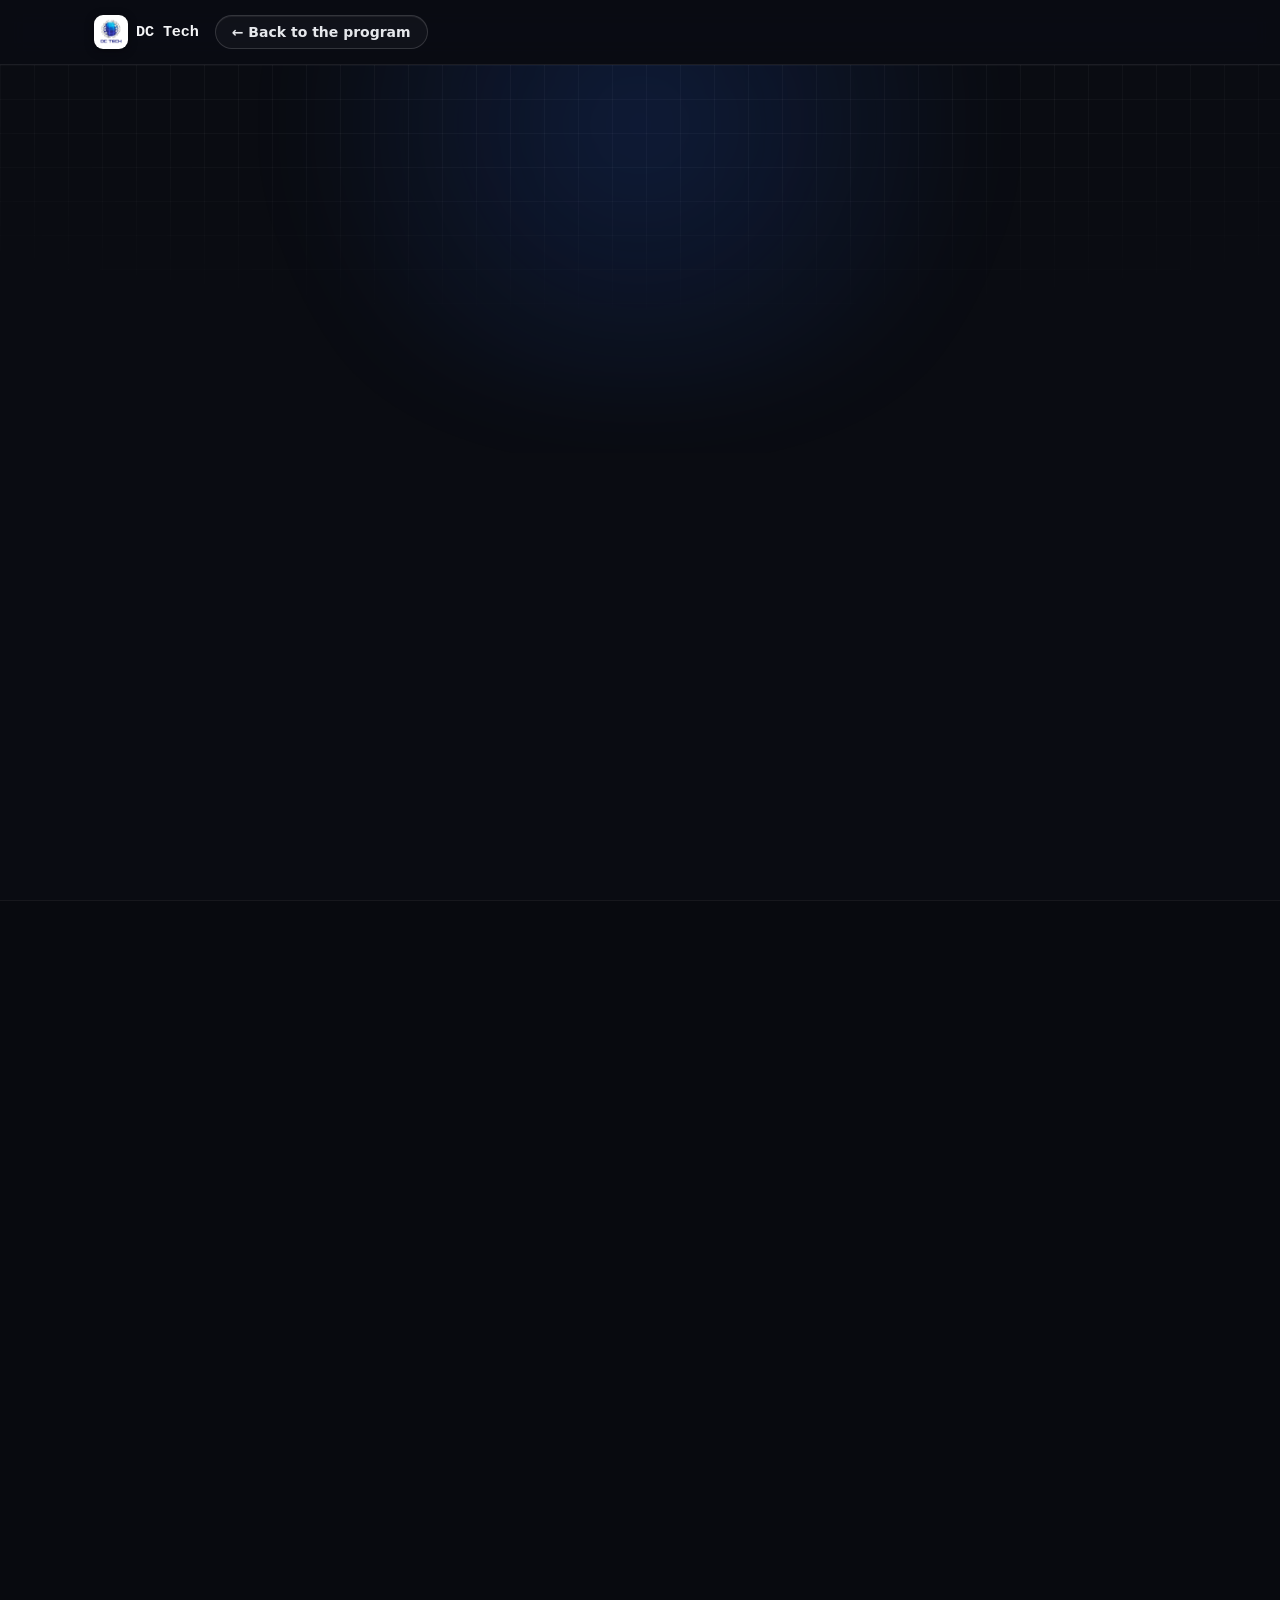
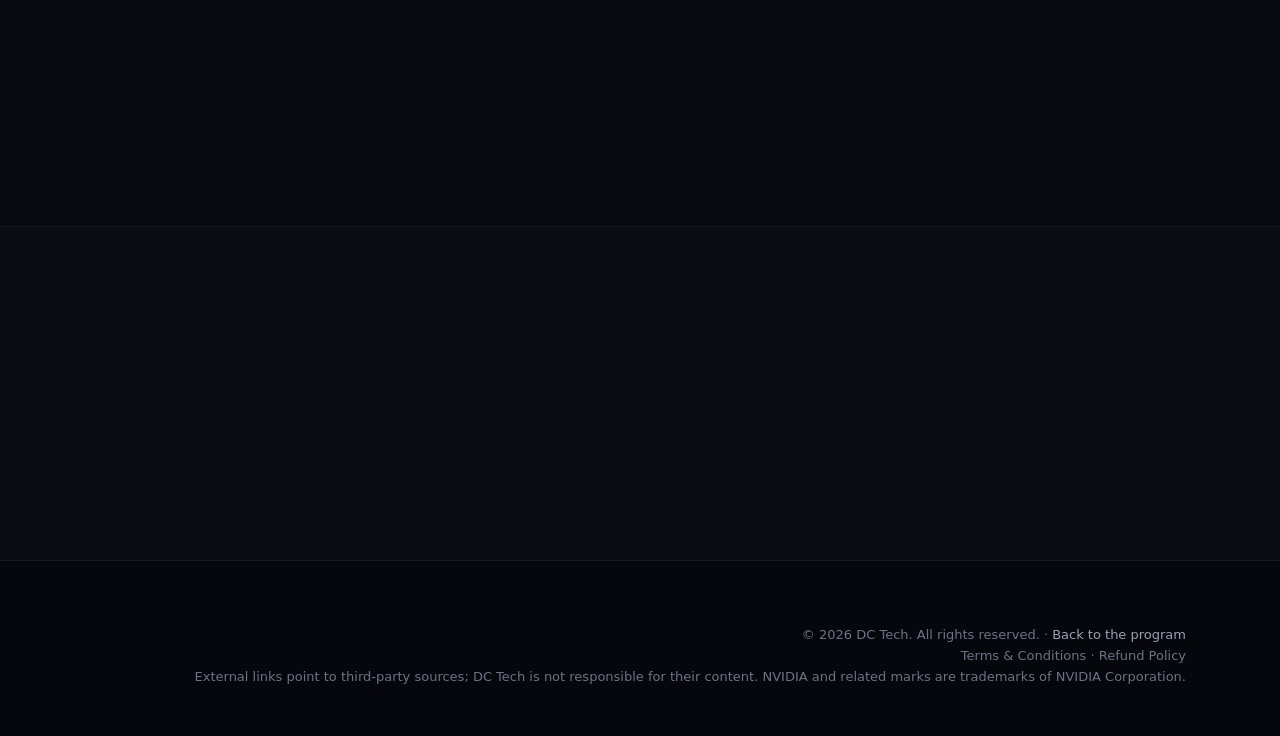
<file: reading-list.html>
<!DOCTYPE html>
<html lang="en">
<head>
  <meta charset="UTF-8" />
  <meta name="viewport" content="width=device-width, initial-scale=1" />
  <title>Recommended Reading: GPU-Accelerated AI Infrastructure | DC Tech</title>
  <meta name="description" content="A focused, vendor-neutral reading list for the GPU-Accelerated AI Infrastructure practitioner program: Hopper internals, RDMA fabrics, GPU Operator, MIG, GPUDirect storage, DCGM and FinOps." />
  <meta name="theme-color" content="#0A0C12" />
  <meta name="robots" content="noindex" />

  <link rel="icon" href="assets/favicon.ico" sizes="any" />
  <link rel="apple-touch-icon" href="assets/dctech-logo.png" />
  <link rel="preconnect" href="https://fonts.googleapis.com" />
  <link rel="preconnect" href="https://fonts.gstatic.com" crossorigin />
  <link rel="stylesheet" href="styles.css" />

  <!-- Meta Pixel Code -->
  <script>
  !function(f,b,e,v,n,t,s)
  {if(f.fbq)return;n=f.fbq=function(){n.callMethod?
  n.callMethod.apply(n,arguments):n.queue.push(arguments)};
  if(!f._fbq)f._fbq=n;n.push=n;n.loaded=!0;n.version='2.0';
  n.queue=[];t=b.createElement(e);t.async=!0;
  t.src=v;s=b.getElementsByTagName(e)[0];
  s.parentNode.insertBefore(t,s)}(window, document,'script',
  'https://connect.facebook.net/en_US/fbevents.js');
  fbq('init', '327793394379737');
  fbq('track', 'PageView');
  </script>
  <noscript><img height="1" width="1" style="display:none"
  src="https://www.facebook.com/tr?id=327793394379737&ev=PageView&noscript=1"
  /></noscript>
  <!-- End Meta Pixel Code -->
</head>
<body class="reading">
  <a class="skip-link" href="#themes">Skip to reading list</a>

  <header class="nav">
    <div class="container nav__inner">
      <a class="brand" href="index.html" aria-label="DC Tech home">
        <span class="brand__chip"><img src="assets/dctech-logo.png" alt="DC Tech" width="34" height="34" /></span>
        <span class="brand__word">DC&nbsp;Tech</span>
      </a>
      <a class="btn btn--ghost btn--sm nav__cta" href="index.html">← Back to the program</a>
    </div>
  </header>

  <main id="main">
    <section class="hero hero--reading">
      <div class="hero__bg" aria-hidden="true"><div class="grid-tex"></div><div class="hero__glow"></div></div>
      <div class="container">
        <p class="eyebrow" data-reveal>// recommended reading</p>
        <h1 class="rl-title" data-reveal>Recommended Reading</h1>
        <p class="hero__lede" data-reveal style="max-width:680px">
          A focused, vendor-neutral path through the fundamentals this program assumes. Work through the
          themes that match your gaps, then come back and enroll.
          Every link points to a primary or authoritative source.
        </p>
      </div>
    </section>

    <!-- Start here -->
    <section class="section" style="padding-top:clamp(32px,5vw,56px)">
      <div class="container">
        <p class="eyebrow" data-reveal>// start here</p>
        <div class="rl-start" data-reveal>
          <a class="rl-card rl-card--feat" href="https://developer.nvidia.com/blog/nvidia-hopper-architecture-in-depth/" target="_blank" rel="noopener">
            <span class="rl-src">NVIDIA Technical Blog</span>
            <span class="rl-name">NVIDIA Hopper Architecture In-Depth</span>
            <span class="rl-why">The single best grounding in modern GPU platform internals: SMs, Transformer Engine/FP8, NVLink, and MIG. Mirrors the official H100 whitepaper.</span>
            <span class="rl-go">Read →</span>
          </a>
          <a class="rl-card rl-card--feat" href="https://developer.nvidia.com/blog/mastering-llm-techniques-inference-optimization/" target="_blank" rel="noopener">
            <span class="rl-src">NVIDIA Technical Blog</span>
            <span class="rl-name">Mastering LLM Techniques: Inference Optimization</span>
            <span class="rl-why">The mental model for prefill/decode, KV-cache math, batching, and parallelism that ties sizing, fabrics, storage, and sharing back to workload behavior.</span>
            <span class="rl-go">Read →</span>
          </a>
        </div>
      </div>
    </section>

    <!-- Themes -->
    <section class="section section--alt" id="themes">
      <div class="container rl-grid">

        <article class="rl-theme" data-reveal>
          <h2><span class="rl-no">01</span> Workload lifecycle &amp; sizing / TCO</h2>
          <ul>
            <li><a href="https://developer.nvidia.com/blog/llm-inference-benchmarking-how-much-does-your-llm-inference-cost/" target="_blank" rel="noopener"><b>LLM Inference Benchmarking: How Much Does Your Inference Cost?</b><i>NVIDIA Technical Blog</i></a><p>Turn latency/throughput curves into a cost-per-token TCO model with GenAI-Perf.</p></li>
            <li><a href="https://blogs.nvidia.com/blog/lowest-token-cost-ai-factories/" target="_blank" rel="noopener"><b>Rethinking AI TCO: Why Cost per Token Is the Only Metric</b><i>NVIDIA Blog</i></a><p>The right TCO unit for inference fleets, and the framework to anchor sizing to.</p></li>
            <li><a href="https://arxiv.org/abs/1910.02054" target="_blank" rel="noopener"><b>ZeRO: Memory Optimizations Toward Trillion-Parameter Models</b><i>Rajbhandari et al. (arXiv)</i></a><p>Canonical primary source for training memory math (params + grads + optimizer + activations).</p></li>
          </ul>
        </article>

        <article class="rl-theme" data-reveal>
          <h2><span class="rl-no">02</span> GPU platform architecture (H100, NVLink/NVSwitch)</h2>
          <ul>
            <li><a href="https://www.nvidia.com/en-us/data-center/h100/" target="_blank" rel="noopener"><b>NVIDIA H100 Tensor Core GPU: Product &amp; Datasheet</b><i>NVIDIA</i></a><p>SXM vs NVL specs (memory, bandwidth, TDP, NVLink config), providing the numbers for sizing.</p></li>
            <li><a href="https://www.nvidia.com/en-us/data-center/nvlink/" target="_blank" rel="noopener"><b>NVLink &amp; NVLink Switch</b><i>NVIDIA</i></a><p>Official scale-up fabric reference: per-GPU bandwidth and NVSwitch all-to-all topology.</p></li>
            <li><a href="https://docs.nvidia.com/dgx/dgxh100-user-guide/introduction-to-dgxh100.html" target="_blank" rel="noopener"><b>Introduction to NVIDIA DGX H100/H200 Systems</b><i>NVIDIA Docs</i></a><p>System-level reference for the 8×H100 / 640 GB node and SuperPOD building block.</p></li>
          </ul>
        </article>

        <article class="rl-theme" data-reveal>
          <h2><span class="rl-no">03</span> Bare-metal &amp; Kubernetes GPU orchestration</h2>
          <ul>
            <li><a href="https://docs.nvidia.com/datacenter/cloud-native/gpu-operator/latest/index.html" target="_blank" rel="noopener"><b>About the NVIDIA GPU Operator</b><i>NVIDIA Cloud Native Docs</i></a><p>The operator automating driver, device-plugin, toolkit, GFD and DCGM on Kubernetes.</p></li>
            <li><a href="https://github.com/NVIDIA/k8s-device-plugin" target="_blank" rel="noopener"><b>NVIDIA/k8s-device-plugin</b><i>NVIDIA (GitHub)</i></a><p>The official DaemonSet advertising GPUs to the kubelet; the layer beneath the operator.</p></li>
            <li><a href="https://kubernetes.io/docs/tasks/administer-cluster/topology-manager/" target="_blank" rel="noopener"><b>Control Topology Management Policies on a Node</b><i>Kubernetes.io</i></a><p>NUMA-aware alignment (single-numa-node) so GPUs and CPUs land on one NUMA node.</p></li>
          </ul>
        </article>

        <article class="rl-theme" data-reveal>
          <h2><span class="rl-no">04</span> High-performance fabrics (InfiniBand / RoCEv2)</h2>
          <ul>
            <li><a href="https://docs.nvidia.com/networking-ethernet-software/cumulus-linux-59/Layer-1-and-Switch-Ports/Quality-of-Service/RDMA-over-Converged-Ethernet-RoCE/" target="_blank" rel="noopener"><b>RDMA over Converged Ethernet (RoCE): Cumulus Linux</b><i>NVIDIA Networking Docs</i></a><p>Concrete PFC + ECN lossless RoCE configuration guide.</p></li>
            <li><a href="https://www.rfc-editor.org/rfc/rfc3168.html" target="_blank" rel="noopener"><b>RFC 3168: Addition of ECN to IP</b><i>IETF</i></a><p>Foundational ECN spec underpinning the congestion signaling RoCEv2/DCQCN rely on.</p></li>
            <li><a href="https://www.nvidia.com/en-us/networking/spectrumx/" target="_blank" rel="noopener"><b>NVIDIA Spectrum-X Ethernet Platform</b><i>NVIDIA</i></a><p>AI-tuned Ethernet (adaptive routing, congestion control) as the RoCE alternative to InfiniBand.</p></li>
            <li><a href="https://ultraethernet.org/uec-progresses-towards-v1-0-set-of-specifications/" target="_blank" rel="noopener"><b>UEC Progresses Toward v1.0 Specifications</b><i>Ultra Ethernet Consortium</i></a><p>The emerging open standard (packet spraying, flexible ordering) challenging InfiniBand for AI RDMA.</p></li>
          </ul>
        </article>

        <article class="rl-theme" data-reveal>
          <h2><span class="rl-no">05</span> GPU sharing &amp; multi-tenancy</h2>
          <ul>
            <li><a href="https://docs.nvidia.com/datacenter/tesla/mig-user-guide/latest/index.html" target="_blank" rel="noopener"><b>Multi-Instance GPU (MIG) User Guide</b><i>NVIDIA Docs</i></a><p>Hard-partitioning a GPU into up to 7 isolated instances, serving as the basis of secure multi-tenancy.</p></li>
            <li><a href="https://docs.nvidia.com/datacenter/cloud-native/gpu-operator/latest/gpu-sharing.html" target="_blank" rel="noopener"><b>Time-Slicing GPUs in Kubernetes</b><i>NVIDIA Cloud Native Docs</i></a><p>Oversubscription via the device plugin; time-slicing (no isolation) vs MIG.</p></li>
            <li><a href="https://slurm.schedmd.com/gres.html" target="_blank" rel="noopener"><b>Slurm Generic Resource (GRES) Scheduling</b><i>SchedMD</i></a><p>HPC GPU scheduling: <span class="mono">--gpus</span> syntax, device isolation, MPS/MIG-aware allocation.</p></li>
            <li><a href="https://run-ai-docs.nvidia.com/" target="_blank" rel="noopener"><b>NVIDIA Run:ai Documentation</b><i>NVIDIA</i></a><p>Fractional GPUs, fair-share scheduling and pooled multi-tenant allocation.</p></li>
          </ul>
        </article>

        <article class="rl-theme" data-reveal>
          <h2><span class="rl-no">06</span> Storage for AI</h2>
          <ul>
            <li><a href="https://docs.nvidia.com/gpudirect-storage/overview-guide/index.html" target="_blank" rel="noopener"><b>GPUDirect Storage: Overview Guide</b><i>NVIDIA Magnum IO Docs</i></a><p>Direct DMA between storage and GPU memory via cuFile, removing the CPU bounce buffer.</p></li>
            <li><a href="https://www.weka.io/resources/white-paper/wekaio-architectural-whitepaper/" target="_blank" rel="noopener"><b>WEKA / NeuralMesh Architecture Whitepaper</b><i>WEKA</i></a><p>An NVMe parallel filesystem built for metadata-heavy, high-concurrency AI I/O.</p></li>
            <li><a href="https://www.vastdata.com/platform/how-it-works" target="_blank" rel="noopener"><b>VAST Data: How It Works (DASE)</b><i>VAST Data</i></a><p>Disaggregated Shared-Everything design decoupling performance from capacity at exabyte scale.</p></li>
            <li><a href="https://nvmexpress.org/specification/nvme-of-specification/" target="_blank" rel="noopener"><b>NVMe over Fabrics (NVMe-oF) Specification</b><i>NVM Express</i> <span class="rl-flag" title="Bot-blocked to automated checks; live in a normal browser">browser</span></a><p>Standards-body source for the fabric protocol underpinning disaggregated AI storage.</p></li>
          </ul>
        </article>

        <article class="rl-theme" data-reveal>
          <h2><span class="rl-no">07</span> Observability (DCGM, Grafana, XID)</h2>
          <ul>
            <li><a href="https://docs.nvidia.com/datacenter/dcgm/latest/index.html" target="_blank" rel="noopener"><b>NVIDIA DCGM Documentation</b><i>NVIDIA Docs</i></a><p>Canonical ref for GPU health, diagnostics, telemetry fields and power/clock policy.</p></li>
            <li><a href="https://docs.nvidia.com/datacenter/dcgm/latest/gpu-telemetry/dcgm-exporter.html" target="_blank" rel="noopener"><b>DCGM-Exporter → Prometheus/Grafana</b><i>NVIDIA Docs</i></a><p>Official end-to-end exporter → Prometheus → Grafana walkthrough, incl. K8s + MIG.</p></li>
            <li><a href="https://docs.nvidia.com/deploy/xid-errors/index.html" target="_blank" rel="noopener"><b>NVIDIA XID Errors Reference &amp; Catalog</b><i>NVIDIA Docs</i></a><p>Definitive XID code reference (170+ codes incl. NVLink) with recommended actions.</p></li>
            <li><a href="https://grafana.com/grafana/dashboards/12239-nvidia-dcgm-exporter-dashboard/" target="_blank" rel="noopener"><b>NVIDIA DCGM Exporter Dashboard (ID 12239)</b><i>Grafana Labs</i></a><p>The ready-to-import GPU dashboard NVIDIA's docs direct you to.</p></li>
          </ul>
        </article>

        <article class="rl-theme" data-reveal>
          <h2><span class="rl-no">08</span> Hybrid scaling, FinOps &amp; compliance</h2>
          <ul>
            <li><a href="https://www.finops.org/framework/" target="_blank" rel="noopener"><b>FinOps Framework Overview</b><i>FinOps Foundation</i></a><p>The canonical Principles/Domains/Capabilities operating model for GPU cost accountability.</p></li>
            <li><a href="https://www.finops.org/wg/finops-for-ai-overview/" target="_blank" rel="noopener"><b>FinOps for AI: Overview</b><i>FinOps Foundation</i></a><p>GPU-specific cost drivers (scarcity, token pricing, buy-vs-rent) with a Crawl/Walk/Run model.</p></li>
            <li><a href="https://eur-lex.europa.eu/eli/reg/2016/679/oj/eng" target="_blank" rel="noopener"><b>GDPR: Regulation (EU) 2016/679, Official Text</b><i>EUR-Lex</i></a><p>Authoritative primary text driving data-residency, encryption and access-control decisions.</p></li>
            <li><a href="https://www.law.cornell.edu/cfr/text/45/part-164/subpart-C" target="_blank" rel="noopener"><b>HIPAA Security Rule: 45 CFR 164 Subpart C</b><i>Cornell Law (LII)</i></a><p>The actual regulatory text of the safeguards for ePHI, covering the infra-relevant core of HIPAA.</p></li>
          </ul>
        </article>

      </div>
    </section>

    <section class="section">
      <div class="container" style="text-align:center">
        <p class="eyebrow" data-reveal>// ready when you are</p>
        <h2 class="section__title" data-reveal style="margin-bottom:24px">Ready to enroll?</h2>
        <a class="btn btn--primary btn--lg js-cta-enroll" href="https://rzp.io/rzp/aJ456hU" target="_blank" rel="noopener noreferrer" data-reveal>Register Now — US$9.99</a>
      </div>
    </section>
  </main>

  <footer class="footer">
    <div class="container footer__base" style="border:none">
      <p>© <span id="year">2026</span> DC Tech. All rights reserved. · <a href="index.html" style="color:var(--text-muted)">Back to the program</a></p>
      <p class="footer__links"><a href="terms.html">Terms &amp; Conditions</a> · <a href="terms.html#refunds">Refund Policy</a></p>
      <p class="footer__muted">External links point to third-party sources; DC Tech is not responsible for their content. NVIDIA and related marks are trademarks of NVIDIA Corporation.</p>
    </div>
  </footer>

  <script src="script.js" defer></script>
</body>
</html>
</file>
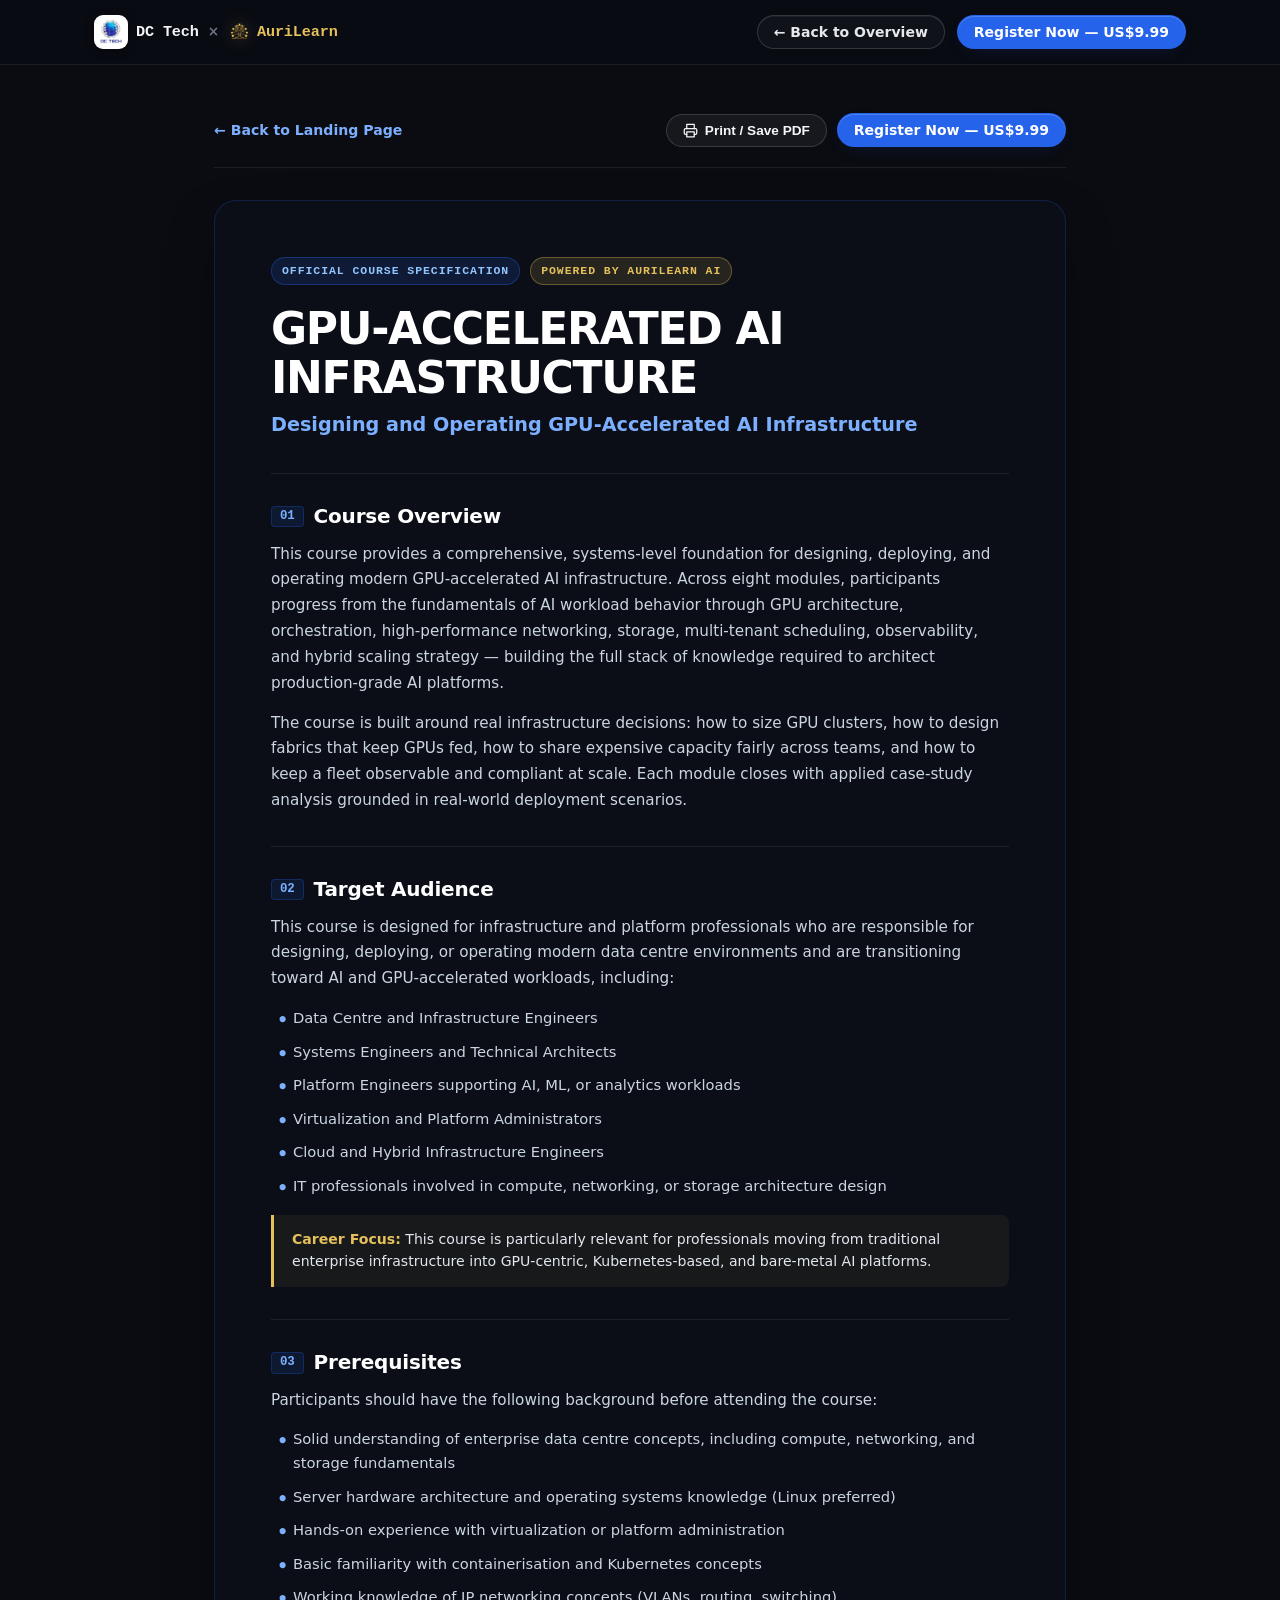
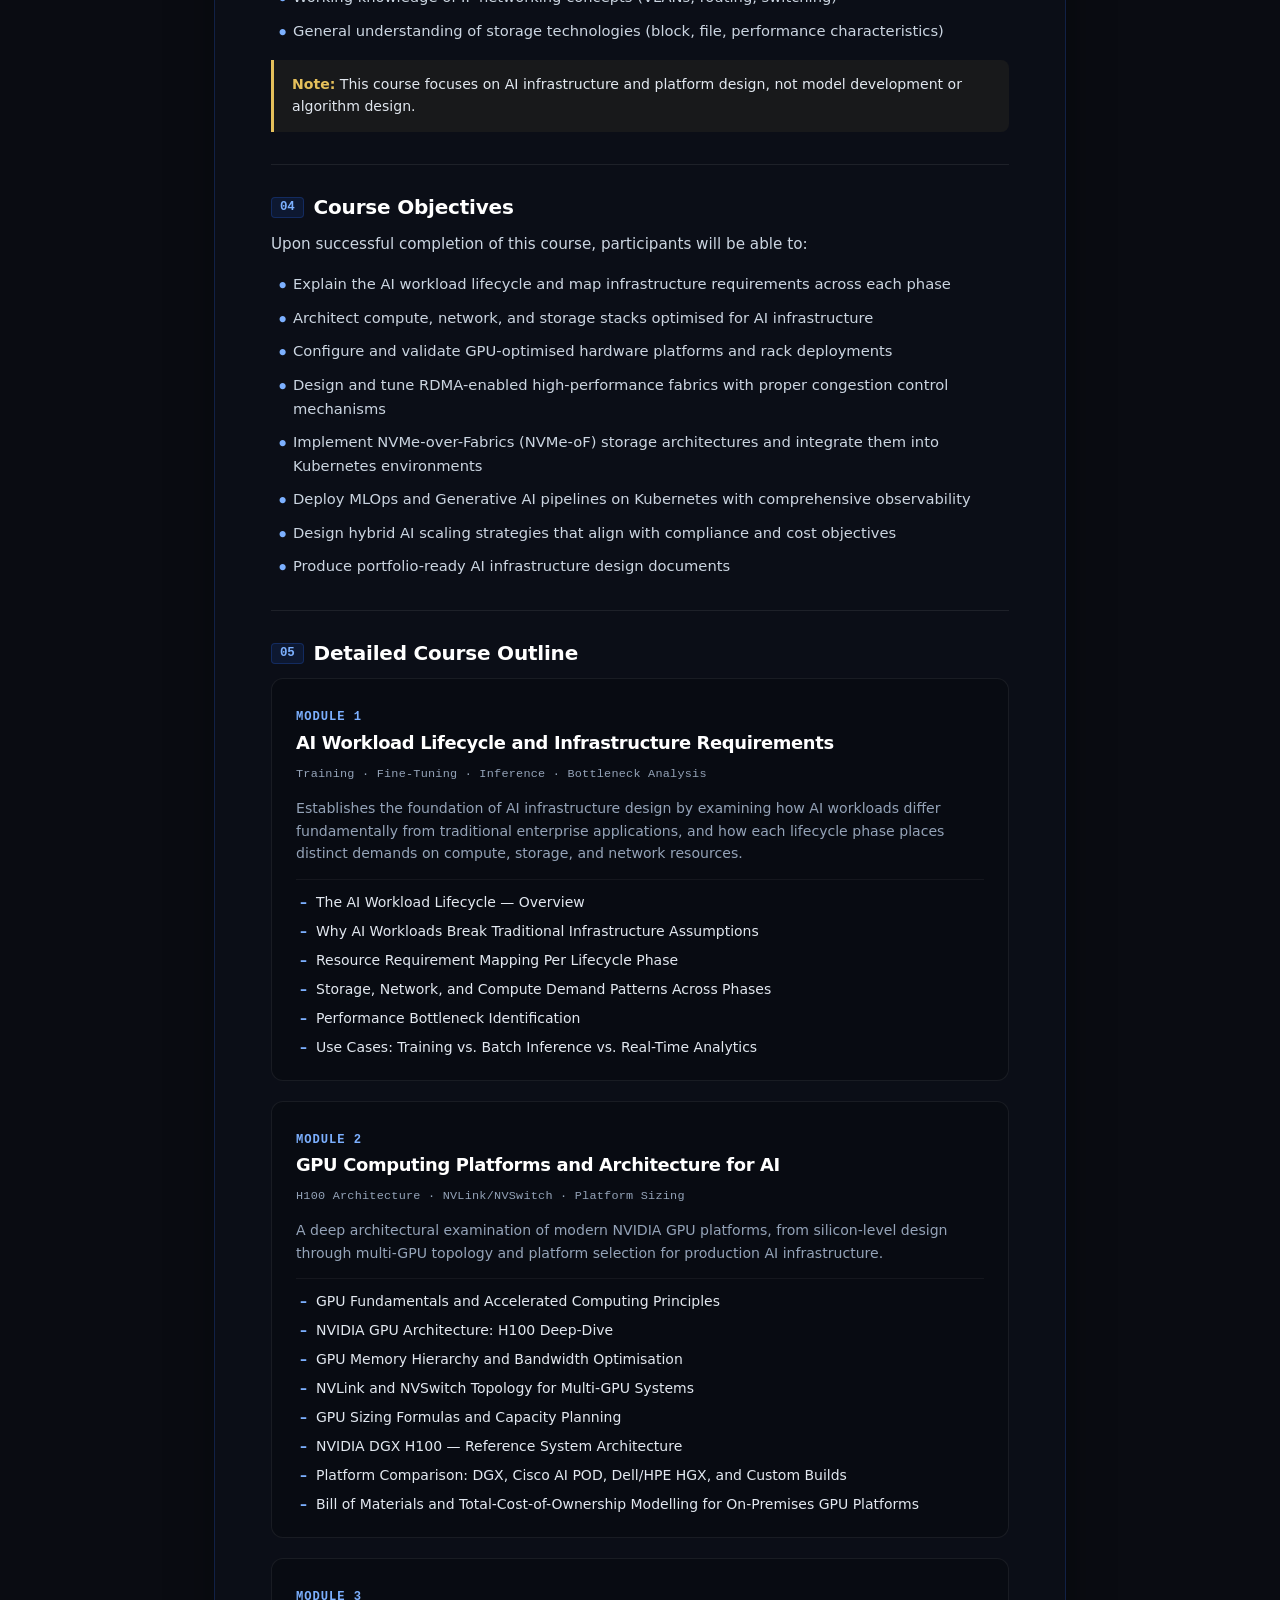
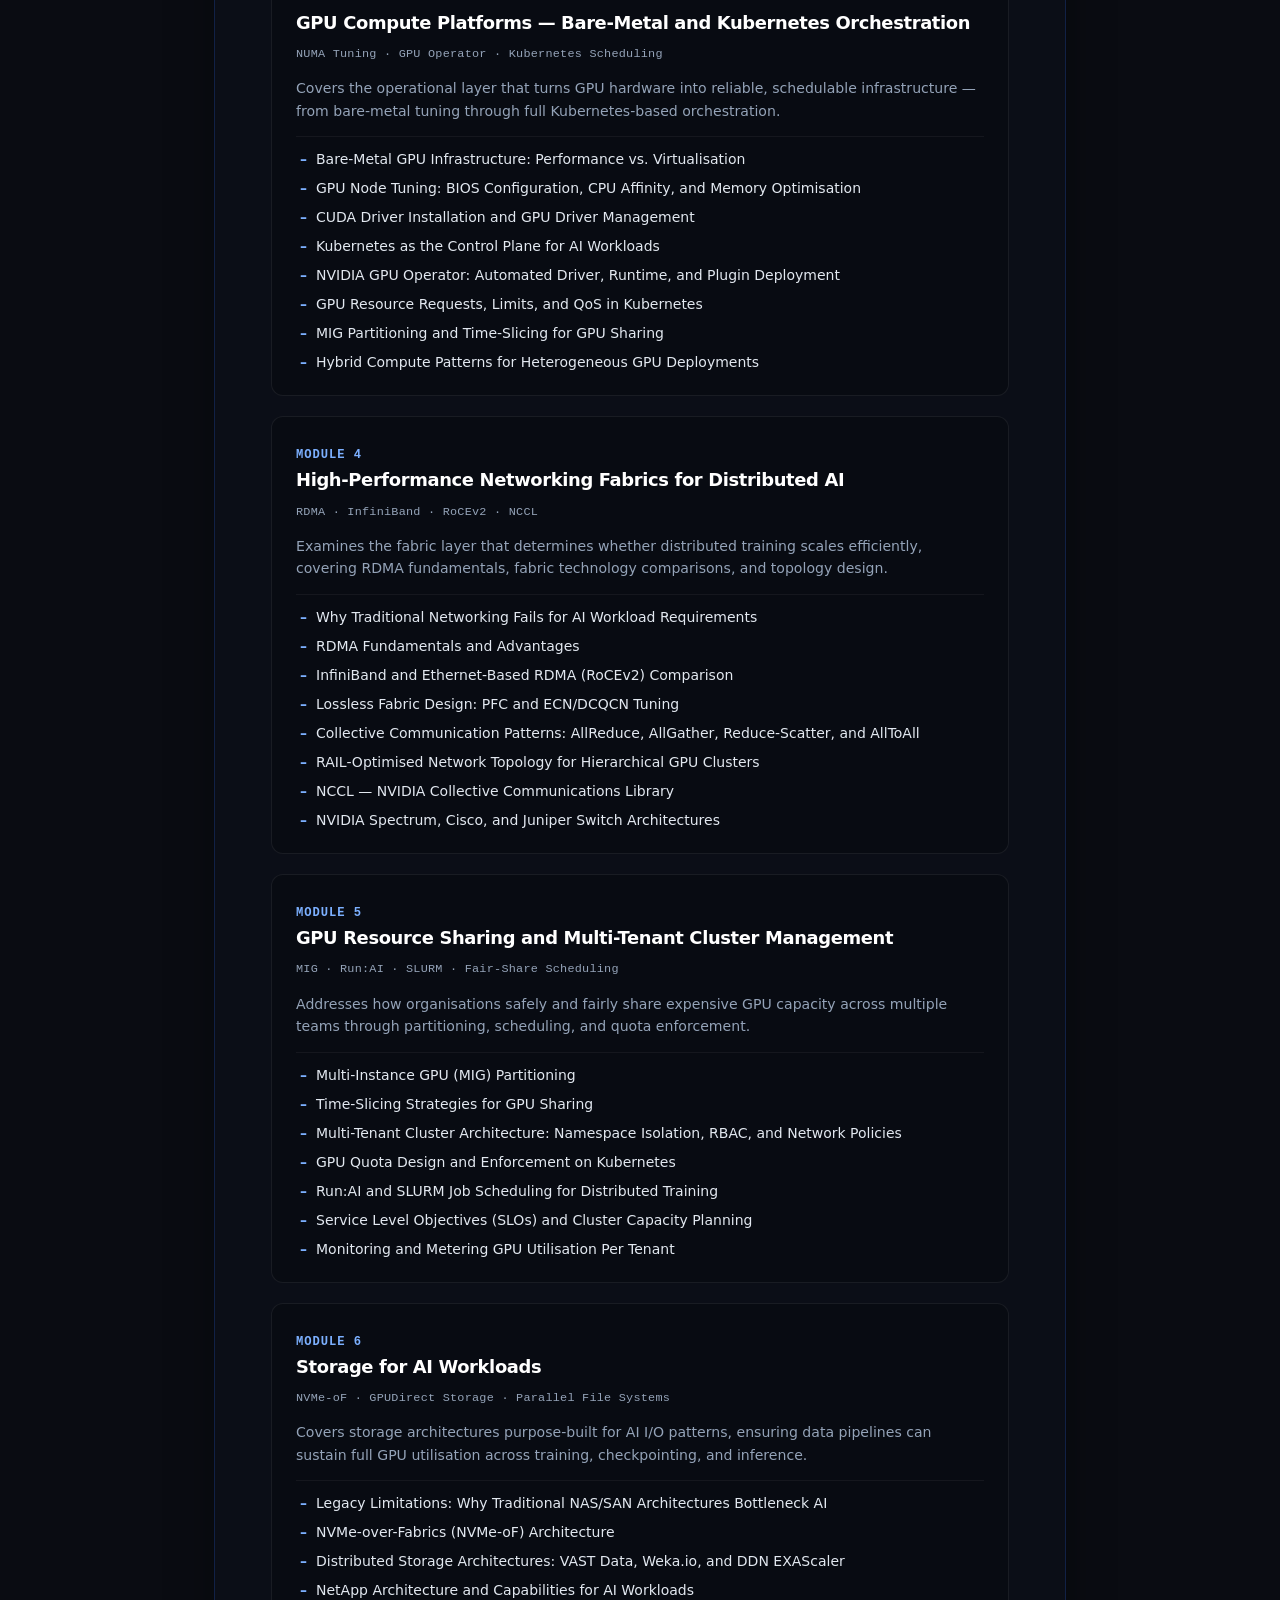
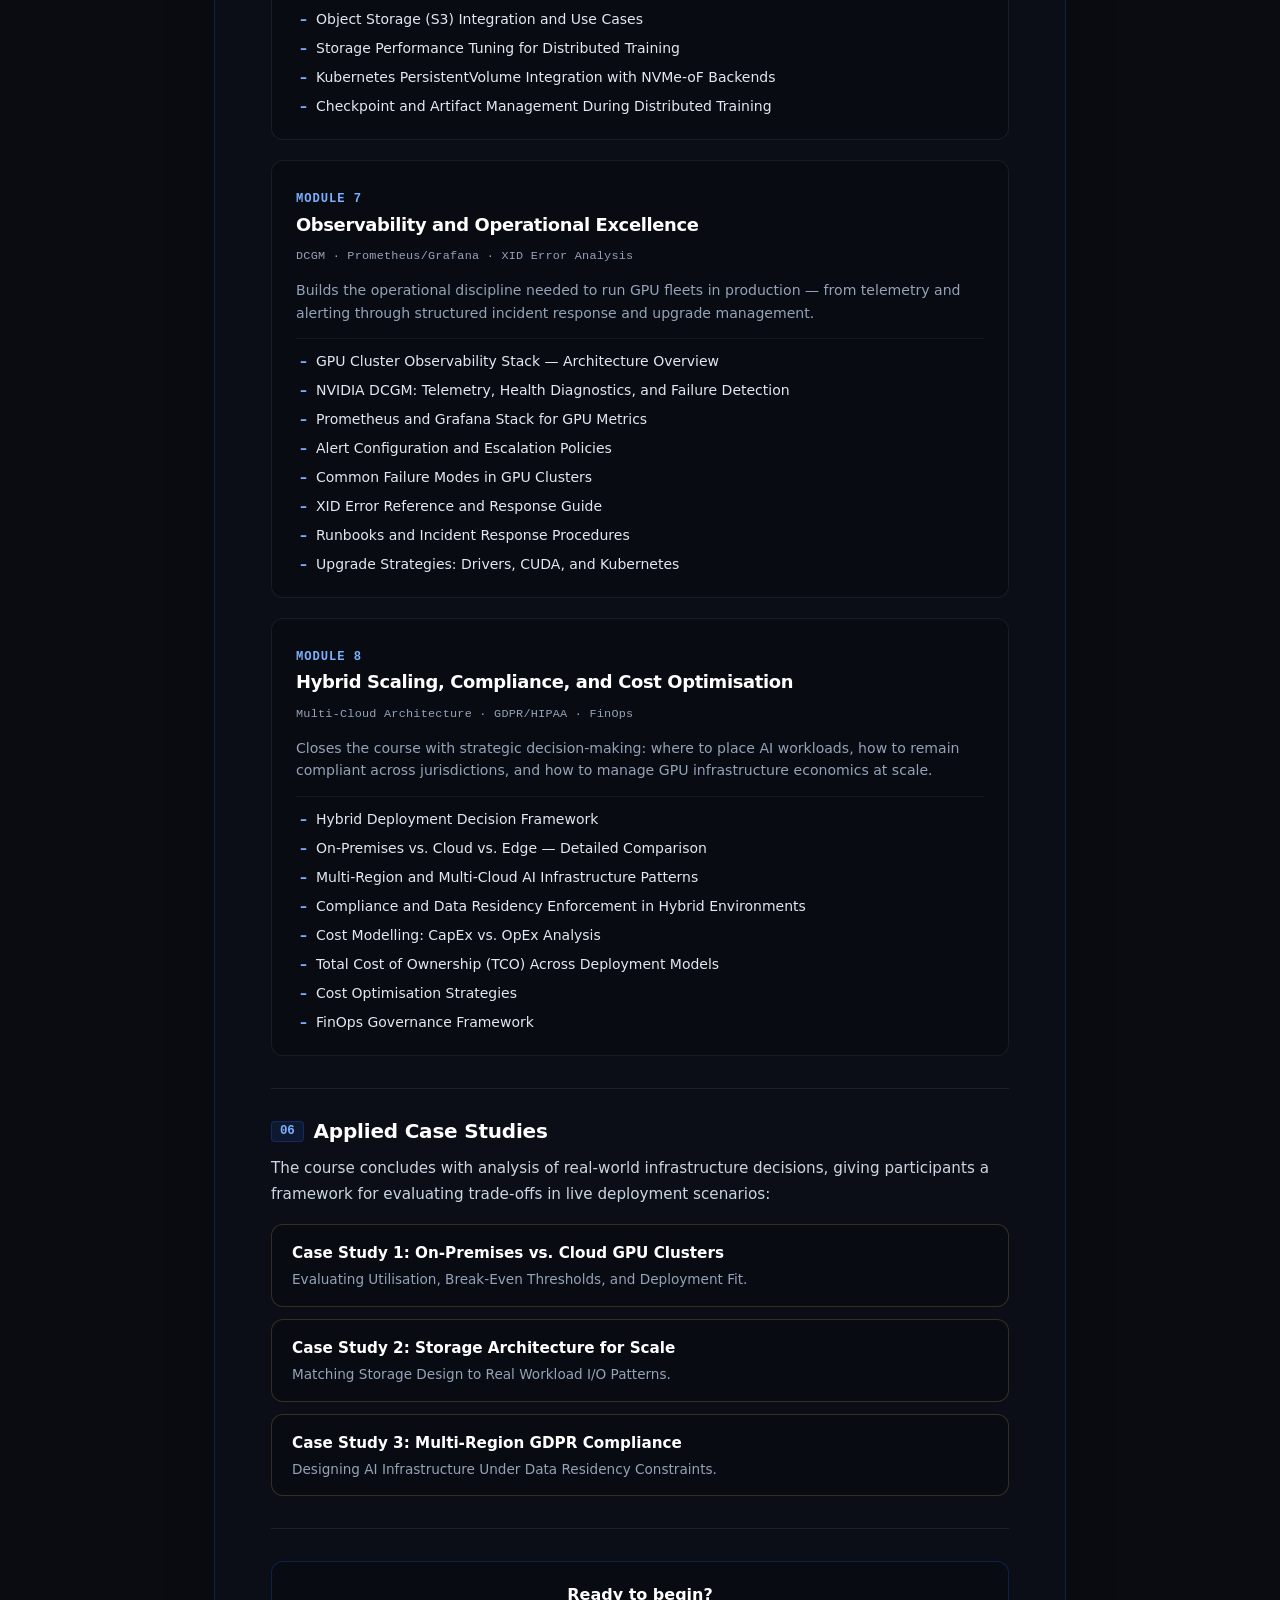
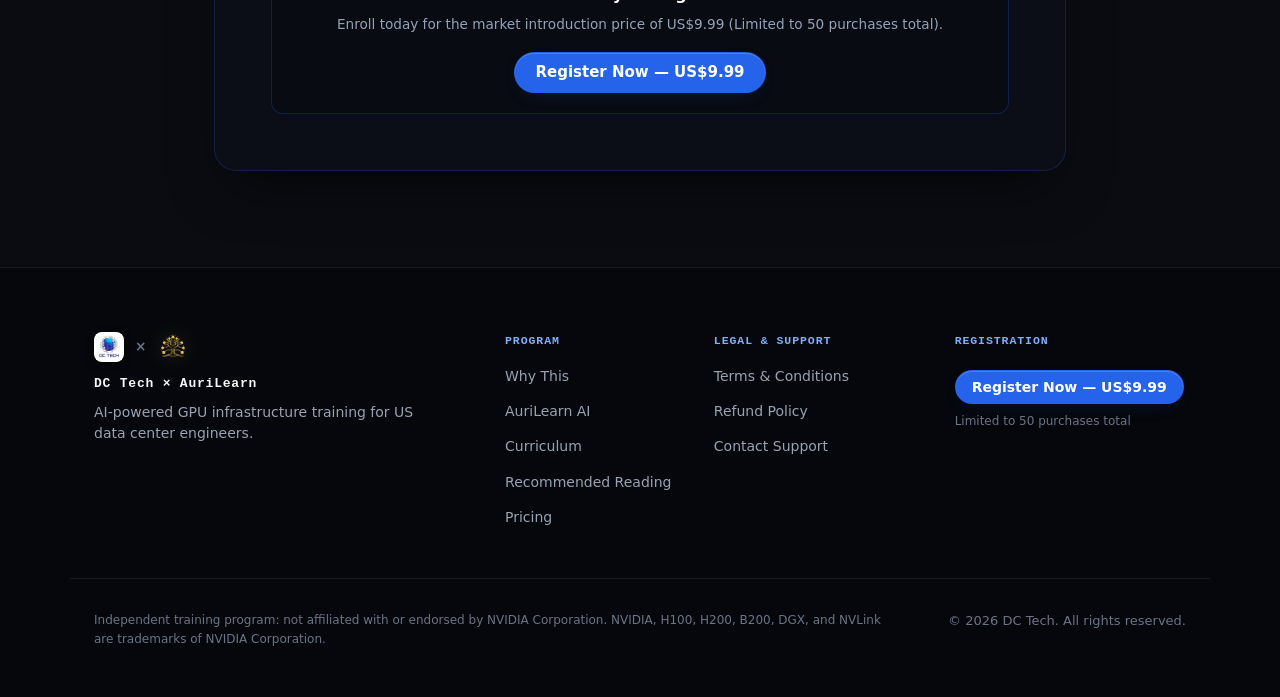
<file: syllabus.html>
<!DOCTYPE html>
<html lang="en">
<head>
  <meta charset="UTF-8" />
  <meta name="viewport" content="width=device-width, initial-scale=1" />
  <title>GPU-Accelerated AI Infrastructure — Full 64-Topic Course Data Sheet &amp; Syllabus | DC Tech × AuriLearn</title>
  <meta name="description" content="Full detailed 64-topic curriculum and course specification document: Designing and Operating GPU-Accelerated AI Infrastructure. DC Tech × AuriLearn." />
  <meta name="theme-color" content="#0A0C12" />

  <link rel="icon" type="image/png" href="assets/dctech-logo.png" />
  <link rel="apple-touch-icon" href="assets/dctech-logo.png" />

  <link rel="preconnect" href="https://fonts.googleapis.com" />
  <link rel="preconnect" href="https://fonts.gstatic.com" crossorigin />
  <link rel="stylesheet" href="styles.css" />

  <!-- Meta Pixel Code -->
  <script>
  !function(f,b,e,v,n,t,s)
  {if(f.fbq)return;n=f.fbq=function(){n.callMethod?
  n.callMethod.apply(n,arguments):n.queue.push(arguments)};
  if(!f._fbq)f._fbq=n;n.push=n;n.loaded=!0;n.version='2.0';
  n.queue=[];t=b.createElement(e);t.async=!0;
  t.src=v;s=b.getElementsByTagName(e)[0];
  s.parentNode.insertBefore(t,s)}(window, document,'script',
  'https://connect.facebook.net/en_US/fbevents.js');
  fbq('init', '327793394379737');
  fbq('track', 'PageView');
  </script>
  <noscript><img height="1" width="1" style="display:none"
  src="https://www.facebook.com/tr?id=327793394379737&ev=PageView&noscript=1"
  /></noscript>
  <!-- End Meta Pixel Code -->

  <style>
    .doc-page {
      background: var(--bg);
      color: var(--text);
      min-height: 100vh;
      font-family: var(--font-sans);
    }
    .doc-container {
      max-width: 900px;
      margin-inline: auto;
      padding: clamp(24px, 4vw, 48px) var(--s-5) 96px;
    }
    .doc-bar {
      display: flex;
      justify-content: space-between;
      align-items: center;
      flex-wrap: wrap;
      gap: 14px;
      padding-bottom: 20px;
      border-bottom: 1px solid var(--border);
      margin-bottom: 32px;
    }
    .btn--print-action {
      display: inline-flex;
      align-items: center;
      gap: 7px;
      background: rgba(255, 255, 255, 0.05);
      border: 1px solid var(--border-strong);
      color: var(--text-strong);
      padding: 8px 16px;
      border-radius: var(--r-pill);
      font-size: 0.85rem;
      font-weight: 600;
      cursor: pointer;
      transition: all 0.16s ease;
    }
    .btn--print-action:hover {
      background: rgba(255, 255, 255, 0.1);
      border-color: var(--accent-line);
      transform: translateY(-1px);
    }
    .doc-sheet {
      background: #0B0E17;
      border: 1px solid rgba(37, 99, 235, 0.22);
      border-radius: var(--r-xl);
      padding: clamp(28px, 5vw, 56px);
      box-shadow: 0 24px 60px -20px rgba(0, 0, 0, 0.7);
    }
    .doc-sheet__badge-row {
      display: flex;
      align-items: center;
      gap: 10px;
      flex-wrap: wrap;
      margin-bottom: 20px;
    }
    .doc-pill {
      font-family: var(--font-mono);
      font-size: 0.72rem;
      font-weight: 700;
      letter-spacing: 0.08em;
      text-transform: uppercase;
      padding: 4px 10px;
      border-radius: var(--r-pill);
      background: rgba(37, 99, 235, 0.15);
      border: 1px solid rgba(37, 99, 235, 0.35);
      color: #93C5FD;
    }
    .doc-pill--gold {
      background: rgba(229, 192, 91, 0.12);
      border-color: rgba(229, 192, 91, 0.35);
      color: #E5C05B;
    }
    .doc-sheet__h1 {
      font-size: clamp(2rem, 4.5vw, 2.75rem);
      font-weight: 800;
      line-height: 1.1;
      color: #fff;
      margin-bottom: 8px;
      letter-spacing: -0.03em;
    }
    .doc-sheet__sub {
      font-size: 1.2rem;
      color: var(--accent-text);
      font-weight: 600;
      margin-bottom: 28px;
    }
    .doc-divider {
      height: 1px;
      background: rgba(255, 255, 255, 0.08);
      margin-block: 32px;
    }
    .doc-h2 {
      font-size: 1.25rem;
      font-weight: 700;
      color: #fff;
      margin-bottom: 14px;
      letter-spacing: -0.01em;
      display: flex;
      align-items: center;
      gap: 10px;
    }
    .doc-h2-icon {
      font-family: var(--font-mono);
      font-size: 0.78rem;
      color: var(--accent-text);
      background: rgba(37, 99, 235, 0.12);
      padding: 3px 8px;
      border-radius: 4px;
      border: 1px solid rgba(37, 99, 235, 0.25);
    }
    .doc-p {
      font-size: 0.95rem;
      line-height: 1.7;
      color: #CBD5E1;
    }
    .doc-p + .doc-p {
      margin-top: 14px;
    }
    .doc-list {
      list-style: none;
      padding: 0;
      margin: 14px 0 0;
      display: grid;
      gap: 10px;
    }
    .doc-list li {
      position: relative;
      padding-left: 22px;
      font-size: 0.92rem;
      line-height: 1.6;
      color: #CBD5E1;
    }
    .doc-list li::before {
      content: "•";
      position: absolute;
      left: 6px;
      top: 0;
      color: var(--accent-text);
      font-size: 1.1rem;
      font-weight: bold;
    }
    .doc-callout {
      margin-top: 18px;
      padding: 14px 18px;
      background: rgba(229, 192, 91, 0.06);
      border-left: 3px solid #E5C05B;
      border-radius: 0 var(--r-sm) var(--r-sm) 0;
      font-size: 0.88rem;
      color: #E2E8F0;
      line-height: 1.55;
    }
    .doc-callout strong {
      color: #E5C05B;
    }

    /* Module Blocks */
    .doc-mod-block {
      background: #080B12;
      border: 1px solid rgba(255, 255, 255, 0.07);
      border-radius: var(--r-md);
      padding: 22px 24px;
      margin-bottom: 20px;
    }
    .doc-mod-head {
      margin-bottom: 12px;
    }
    .doc-mod-kicker {
      font-family: var(--font-mono);
      font-size: 0.76rem;
      font-weight: 700;
      color: var(--accent-text);
      text-transform: uppercase;
      letter-spacing: 0.08em;
    }
    .doc-mod-title {
      font-size: 1.12rem;
      font-weight: 700;
      color: #fff;
      margin: 4px 0 6px;
    }
    .doc-mod-tags {
      font-family: var(--font-mono);
      font-size: 0.74rem;
      color: #94A3B8;
      letter-spacing: 0.02em;
    }
    .doc-mod-desc {
      font-size: 0.88rem;
      line-height: 1.6;
      color: #94A3B8;
      margin-top: 10px;
      margin-bottom: 14px;
    }
    .doc-topic-list {
      list-style: none;
      padding: 0;
      margin: 0;
      display: grid;
      gap: 8px;
      border-top: 1px solid rgba(255, 255, 255, 0.05);
      padding-top: 12px;
    }
    .doc-topic-list li {
      position: relative;
      padding-left: 20px;
      font-size: 0.875rem;
      line-height: 1.5;
      color: #E2E8F0;
    }
    .doc-topic-list li::before {
      content: "–";
      position: absolute;
      left: 4px;
      top: 0;
      color: var(--accent-text);
      font-weight: 700;
    }

    /* Case Studies */
    .doc-cs-item {
      background: #080B12;
      border: 1px solid rgba(229, 192, 91, 0.2);
      border-radius: var(--r-md);
      padding: 16px 20px;
      margin-bottom: 12px;
    }
    .doc-cs-item h4 {
      font-size: 0.95rem;
      font-weight: 700;
      color: #fff;
      margin-bottom: 4px;
    }
    .doc-cs-item p {
      font-size: 0.85rem;
      line-height: 1.5;
      color: #94A3B8;
    }

    @media print {
      body { background: #fff !important; color: #000 !important; }
      .nav, .doc-bar, .footer { display: none !important; }
      .doc-container { max-width: 100% !important; padding: 0 !important; }
      .doc-sheet, .doc-mod-block, .doc-cs-item { background: #fff !important; color: #000 !important; border: 1px solid #ccc !important; box-shadow: none !important; }
      .doc-sheet__h1, .doc-h2, .doc-mod-title, .doc-cs-item h4 { color: #000 !important; }
      .doc-p, .doc-list li, .doc-mod-desc, .doc-topic-list li, .doc-cs-item p { color: #222 !important; }
    }
  </style>
</head>
<body class="doc-page">

  <!-- TOP NAV -->
  <header class="nav" id="top">
    <div class="container nav__inner">
      <a class="brand" href="index.html" aria-label="DC Tech and AuriLearn">
        <span class="brand__chip"><img src="assets/dctech-logo.png" alt="DC Tech" width="30" height="30" /></span>
        <span class="brand__word">DC&nbsp;Tech</span>
        <span class="brand-x">×</span>
        <span class="nav-auri-wrap">
          <img src="assets/aurilearn-tree.svg" alt="AuriLearn" class="nav-auri-logo" width="22" height="22" />
          <span class="brand__word brand__word--auri">AuriLearn</span>
        </span>
      </a>
      <div style="margin-left:auto; display:flex; align-items:center; gap:12px;">
        <a class="btn btn--ghost btn--sm" href="index.html">← Back to Overview</a>
        <a class="btn btn--primary btn--sm js-cta-enroll" href="https://rzp.io/rzp/aJ456hU" target="_blank" rel="noopener noreferrer">Register Now — US$9.99</a>
      </div>
    </div>
  </header>

  <main class="doc-container">

    <!-- Top Controls -->
    <div class="doc-bar">
      <a href="index.html" style="font-size:0.88rem; color:var(--accent-text); text-decoration:none; font-weight:600;">← Back to Landing Page</a>
      <div style="display:flex; align-items:center; gap:10px;">
        <button class="btn--print-action" onclick="window.print()">
          <svg width="15" height="15" viewBox="0 0 24 24" fill="none" stroke="currentColor" stroke-width="2" stroke-linecap="round" stroke-linejoin="round"><polyline points="6 9 6 2 18 2 18 9"></polyline><path d="M6 18H4a2 2 0 0 1-2-2v-5a2 2 0 0 1 2-2h16a2 2 0 0 1 2 2v5a2 2 0 0 1-2 2h-2"></path><rect x="6" y="14" width="12" height="8"></rect></svg>
          Print / Save PDF
        </button>
        <a class="btn btn--primary btn--sm js-cta-enroll" href="https://rzp.io/rzp/aJ456hU" target="_blank" rel="noopener noreferrer">Register Now — US$9.99</a>
      </div>
    </div>

    <!-- DOCUMENT SHEET -->
    <article class="doc-sheet">

      <div class="doc-sheet__badge-row">
        <span class="doc-pill">OFFICIAL COURSE SPECIFICATION</span>
        <span class="doc-pill doc-pill--gold">POWERED BY AURILEARN AI</span>
      </div>

      <h1 class="doc-sheet__h1">GPU-ACCELERATED AI INFRASTRUCTURE</h1>
      <p class="doc-sheet__sub">Designing and Operating GPU-Accelerated AI Infrastructure</p>

      <div class="doc-divider"></div>

      <!-- Course Overview -->
      <section>
        <h2 class="doc-h2"><span class="doc-h2-icon">01</span> Course Overview</h2>
        <p class="doc-p">
          This course provides a comprehensive, systems-level foundation for designing, deploying, and operating modern GPU-accelerated AI infrastructure. Across eight modules, participants progress from the fundamentals of AI workload behavior through GPU architecture, orchestration, high-performance networking, storage, multi-tenant scheduling, observability, and hybrid scaling strategy — building the full stack of knowledge required to architect production-grade AI platforms.
        </p>
        <p class="doc-p">
          The course is built around real infrastructure decisions: how to size GPU clusters, how to design fabrics that keep GPUs fed, how to share expensive capacity fairly across teams, and how to keep a fleet observable and compliant at scale. Each module closes with applied case-study analysis grounded in real-world deployment scenarios.
        </p>
      </section>

      <div class="doc-divider"></div>

      <!-- Target Audience -->
      <section>
        <h2 class="doc-h2"><span class="doc-h2-icon">02</span> Target Audience</h2>
        <p class="doc-p">
          This course is designed for infrastructure and platform professionals who are responsible for designing, deploying, or operating modern data centre environments and are transitioning toward AI and GPU-accelerated workloads, including:
        </p>
        <ul class="doc-list">
          <li>Data Centre and Infrastructure Engineers</li>
          <li>Systems Engineers and Technical Architects</li>
          <li>Platform Engineers supporting AI, ML, or analytics workloads</li>
          <li>Virtualization and Platform Administrators</li>
          <li>Cloud and Hybrid Infrastructure Engineers</li>
          <li>IT professionals involved in compute, networking, or storage architecture design</li>
        </ul>
        <div class="doc-callout">
          <strong>Career Focus:</strong> This course is particularly relevant for professionals moving from traditional enterprise infrastructure into GPU-centric, Kubernetes-based, and bare-metal AI platforms.
        </div>
      </section>

      <div class="doc-divider"></div>

      <!-- Prerequisites -->
      <section>
        <h2 class="doc-h2"><span class="doc-h2-icon">03</span> Prerequisites</h2>
        <p class="doc-p">
          Participants should have the following background before attending the course:
        </p>
        <ul class="doc-list">
          <li>Solid understanding of enterprise data centre concepts, including compute, networking, and storage fundamentals</li>
          <li>Server hardware architecture and operating systems knowledge (Linux preferred)</li>
          <li>Hands-on experience with virtualization or platform administration</li>
          <li>Basic familiarity with containerisation and Kubernetes concepts</li>
          <li>Working knowledge of IP networking concepts (VLANs, routing, switching)</li>
          <li>General understanding of storage technologies (block, file, performance characteristics)</li>
        </ul>
        <div class="doc-callout">
          <strong>Note:</strong> This course focuses on AI infrastructure and platform design, not model development or algorithm design.
        </div>
      </section>

      <div class="doc-divider"></div>

      <!-- Course Objectives -->
      <section>
        <h2 class="doc-h2"><span class="doc-h2-icon">04</span> Course Objectives</h2>
        <p class="doc-p">Upon successful completion of this course, participants will be able to:</p>
        <ul class="doc-list">
          <li>Explain the AI workload lifecycle and map infrastructure requirements across each phase</li>
          <li>Architect compute, network, and storage stacks optimised for AI infrastructure</li>
          <li>Configure and validate GPU-optimised hardware platforms and rack deployments</li>
          <li>Design and tune RDMA-enabled high-performance fabrics with proper congestion control mechanisms</li>
          <li>Implement NVMe-over-Fabrics (NVMe-oF) storage architectures and integrate them into Kubernetes environments</li>
          <li>Deploy MLOps and Generative AI pipelines on Kubernetes with comprehensive observability</li>
          <li>Design hybrid AI scaling strategies that align with compliance and cost objectives</li>
          <li>Produce portfolio-ready AI infrastructure design documents</li>
        </ul>
      </section>

      <div class="doc-divider"></div>

      <!-- Detailed Course Outline -->
      <section>
        <h2 class="doc-h2"><span class="doc-h2-icon">05</span> Detailed Course Outline</h2>

        <!-- Module 1 -->
        <div class="doc-mod-block">
          <div class="doc-mod-head">
            <span class="doc-mod-kicker">Module 1</span>
            <h3 class="doc-mod-title">AI Workload Lifecycle and Infrastructure Requirements</h3>
            <span class="doc-mod-tags">Training · Fine-Tuning · Inference · Bottleneck Analysis</span>
          </div>
          <p class="doc-mod-desc">Establishes the foundation of AI infrastructure design by examining how AI workloads differ fundamentally from traditional enterprise applications, and how each lifecycle phase places distinct demands on compute, storage, and network resources.</p>
          <ul class="doc-topic-list">
            <li>The AI Workload Lifecycle — Overview</li>
            <li>Why AI Workloads Break Traditional Infrastructure Assumptions</li>
            <li>Resource Requirement Mapping Per Lifecycle Phase</li>
            <li>Storage, Network, and Compute Demand Patterns Across Phases</li>
            <li>Performance Bottleneck Identification</li>
            <li>Use Cases: Training vs. Batch Inference vs. Real-Time Analytics</li>
          </ul>
        </div>

        <!-- Module 2 -->
        <div class="doc-mod-block">
          <div class="doc-mod-head">
            <span class="doc-mod-kicker">Module 2</span>
            <h3 class="doc-mod-title">GPU Computing Platforms and Architecture for AI</h3>
            <span class="doc-mod-tags">H100 Architecture · NVLink/NVSwitch · Platform Sizing</span>
          </div>
          <p class="doc-mod-desc">A deep architectural examination of modern NVIDIA GPU platforms, from silicon-level design through multi-GPU topology and platform selection for production AI infrastructure.</p>
          <ul class="doc-topic-list">
            <li>GPU Fundamentals and Accelerated Computing Principles</li>
            <li>NVIDIA GPU Architecture: H100 Deep-Dive</li>
            <li>GPU Memory Hierarchy and Bandwidth Optimisation</li>
            <li>NVLink and NVSwitch Topology for Multi-GPU Systems</li>
            <li>GPU Sizing Formulas and Capacity Planning</li>
            <li>NVIDIA DGX H100 — Reference System Architecture</li>
            <li>Platform Comparison: DGX, Cisco AI POD, Dell/HPE HGX, and Custom Builds</li>
            <li>Bill of Materials and Total-Cost-of-Ownership Modelling for On-Premises GPU Platforms</li>
          </ul>
        </div>

        <!-- Module 3 -->
        <div class="doc-mod-block">
          <div class="doc-mod-head">
            <span class="doc-mod-kicker">Module 3</span>
            <h3 class="doc-mod-title">GPU Compute Platforms — Bare-Metal and Kubernetes Orchestration</h3>
            <span class="doc-mod-tags">NUMA Tuning · GPU Operator · Kubernetes Scheduling</span>
          </div>
          <p class="doc-mod-desc">Covers the operational layer that turns GPU hardware into reliable, schedulable infrastructure — from bare-metal tuning through full Kubernetes-based orchestration.</p>
          <ul class="doc-topic-list">
            <li>Bare-Metal GPU Infrastructure: Performance vs. Virtualisation</li>
            <li>GPU Node Tuning: BIOS Configuration, CPU Affinity, and Memory Optimisation</li>
            <li>CUDA Driver Installation and GPU Driver Management</li>
            <li>Kubernetes as the Control Plane for AI Workloads</li>
            <li>NVIDIA GPU Operator: Automated Driver, Runtime, and Plugin Deployment</li>
            <li>GPU Resource Requests, Limits, and QoS in Kubernetes</li>
            <li>MIG Partitioning and Time-Slicing for GPU Sharing</li>
            <li>Hybrid Compute Patterns for Heterogeneous GPU Deployments</li>
          </ul>
        </div>

        <!-- Module 4 -->
        <div class="doc-mod-block">
          <div class="doc-mod-head">
            <span class="doc-mod-kicker">Module 4</span>
            <h3 class="doc-mod-title">High-Performance Networking Fabrics for Distributed AI</h3>
            <span class="doc-mod-tags">RDMA · InfiniBand · RoCEv2 · NCCL</span>
          </div>
          <p class="doc-mod-desc">Examines the fabric layer that determines whether distributed training scales efficiently, covering RDMA fundamentals, fabric technology comparisons, and topology design.</p>
          <ul class="doc-topic-list">
            <li>Why Traditional Networking Fails for AI Workload Requirements</li>
            <li>RDMA Fundamentals and Advantages</li>
            <li>InfiniBand and Ethernet-Based RDMA (RoCEv2) Comparison</li>
            <li>Lossless Fabric Design: PFC and ECN/DCQCN Tuning</li>
            <li>Collective Communication Patterns: AllReduce, AllGather, Reduce-Scatter, and AllToAll</li>
            <li>RAIL-Optimised Network Topology for Hierarchical GPU Clusters</li>
            <li>NCCL — NVIDIA Collective Communications Library</li>
            <li>NVIDIA Spectrum, Cisco, and Juniper Switch Architectures</li>
          </ul>
        </div>

        <!-- Module 5 -->
        <div class="doc-mod-block">
          <div class="doc-mod-head">
            <span class="doc-mod-kicker">Module 5</span>
            <h3 class="doc-mod-title">GPU Resource Sharing and Multi-Tenant Cluster Management</h3>
            <span class="doc-mod-tags">MIG · Run:AI · SLURM · Fair-Share Scheduling</span>
          </div>
          <p class="doc-mod-desc">Addresses how organisations safely and fairly share expensive GPU capacity across multiple teams through partitioning, scheduling, and quota enforcement.</p>
          <ul class="doc-topic-list">
            <li>Multi-Instance GPU (MIG) Partitioning</li>
            <li>Time-Slicing Strategies for GPU Sharing</li>
            <li>Multi-Tenant Cluster Architecture: Namespace Isolation, RBAC, and Network Policies</li>
            <li>GPU Quota Design and Enforcement on Kubernetes</li>
            <li>Run:AI and SLURM Job Scheduling for Distributed Training</li>
            <li>Service Level Objectives (SLOs) and Cluster Capacity Planning</li>
            <li>Monitoring and Metering GPU Utilisation Per Tenant</li>
          </ul>
        </div>

        <!-- Module 6 -->
        <div class="doc-mod-block">
          <div class="doc-mod-head">
            <span class="doc-mod-kicker">Module 6</span>
            <h3 class="doc-mod-title">Storage for AI Workloads</h3>
            <span class="doc-mod-tags">NVMe-oF · GPUDirect Storage · Parallel File Systems</span>
          </div>
          <p class="doc-mod-desc">Covers storage architectures purpose-built for AI I/O patterns, ensuring data pipelines can sustain full GPU utilisation across training, checkpointing, and inference.</p>
          <ul class="doc-topic-list">
            <li>Legacy Limitations: Why Traditional NAS/SAN Architectures Bottleneck AI</li>
            <li>NVMe-over-Fabrics (NVMe-oF) Architecture</li>
            <li>Distributed Storage Architectures: VAST Data, Weka.io, and DDN EXAScaler</li>
            <li>NetApp Architecture and Capabilities for AI Workloads</li>
            <li>Object Storage (S3) Integration and Use Cases</li>
            <li>Storage Performance Tuning for Distributed Training</li>
            <li>Kubernetes PersistentVolume Integration with NVMe-oF Backends</li>
            <li>Checkpoint and Artifact Management During Distributed Training</li>
          </ul>
        </div>

        <!-- Module 7 -->
        <div class="doc-mod-block">
          <div class="doc-mod-head">
            <span class="doc-mod-kicker">Module 7</span>
            <h3 class="doc-mod-title">Observability and Operational Excellence</h3>
            <span class="doc-mod-tags">DCGM · Prometheus/Grafana · XID Error Analysis</span>
          </div>
          <p class="doc-mod-desc">Builds the operational discipline needed to run GPU fleets in production — from telemetry and alerting through structured incident response and upgrade management.</p>
          <ul class="doc-topic-list">
            <li>GPU Cluster Observability Stack — Architecture Overview</li>
            <li>NVIDIA DCGM: Telemetry, Health Diagnostics, and Failure Detection</li>
            <li>Prometheus and Grafana Stack for GPU Metrics</li>
            <li>Alert Configuration and Escalation Policies</li>
            <li>Common Failure Modes in GPU Clusters</li>
            <li>XID Error Reference and Response Guide</li>
            <li>Runbooks and Incident Response Procedures</li>
            <li>Upgrade Strategies: Drivers, CUDA, and Kubernetes</li>
          </ul>
        </div>

        <!-- Module 8 -->
        <div class="doc-mod-block">
          <div class="doc-mod-head">
            <span class="doc-mod-kicker">Module 8</span>
            <h3 class="doc-mod-title">Hybrid Scaling, Compliance, and Cost Optimisation</h3>
            <span class="doc-mod-tags">Multi-Cloud Architecture · GDPR/HIPAA · FinOps</span>
          </div>
          <p class="doc-mod-desc">Closes the course with strategic decision-making: where to place AI workloads, how to remain compliant across jurisdictions, and how to manage GPU infrastructure economics at scale.</p>
          <ul class="doc-topic-list">
            <li>Hybrid Deployment Decision Framework</li>
            <li>On-Premises vs. Cloud vs. Edge — Detailed Comparison</li>
            <li>Multi-Region and Multi-Cloud AI Infrastructure Patterns</li>
            <li>Compliance and Data Residency Enforcement in Hybrid Environments</li>
            <li>Cost Modelling: CapEx vs. OpEx Analysis</li>
            <li>Total Cost of Ownership (TCO) Across Deployment Models</li>
            <li>Cost Optimisation Strategies</li>
            <li>FinOps Governance Framework</li>
          </ul>
        </div>
      </section>

      <div class="doc-divider"></div>

      <!-- Applied Case Studies -->
      <section>
        <h2 class="doc-h2"><span class="doc-h2-icon">06</span> Applied Case Studies</h2>
        <p class="doc-p" style="margin-bottom:16px;">The course concludes with analysis of real-world infrastructure decisions, giving participants a framework for evaluating trade-offs in live deployment scenarios:</p>
        
        <div class="doc-cs-item">
          <h4>Case Study 1: On-Premises vs. Cloud GPU Clusters</h4>
          <p>Evaluating Utilisation, Break-Even Thresholds, and Deployment Fit.</p>
        </div>
        <div class="doc-cs-item">
          <h4>Case Study 2: Storage Architecture for Scale</h4>
          <p>Matching Storage Design to Real Workload I/O Patterns.</p>
        </div>
        <div class="doc-cs-item">
          <h4>Case Study 3: Multi-Region GDPR Compliance</h4>
          <p>Designing AI Infrastructure Under Data Residency Constraints.</p>
        </div>
      </section>

      <div class="doc-divider"></div>

      <!-- Registration Banner -->
      <div style="text-align:center; padding:20px; background:#080B12; border-radius:var(--r-md); border:1px solid rgba(37,99,235,0.25);">
        <p style="font-size:1rem; font-weight:700; color:#fff; margin-bottom:6px;">Ready to begin?</p>
        <p style="font-size:0.85rem; color:#94A3B8; margin-bottom:16px;">Enroll today for the market introduction price of US$9.99 (Limited to 50 purchases total).</p>
        <a class="btn btn--primary btn--md js-cta-enroll" href="https://rzp.io/rzp/aJ456hU" target="_blank" rel="noopener noreferrer">Register Now — US$9.99</a>
      </div>

    </article>
  </main>

  <!-- FOOTER -->
  <footer class="footer">
    <div class="container footer__grid">
      <div class="footer__brand-col">
        <div class="footer__brand-lockup">
          <a class="brand" href="index.html" aria-label="DC Tech home">
            <span class="brand__chip brand__chip--sm"><img src="assets/dctech-logo.png" alt="DC Tech" width="26" height="26" /></span>
          </a>
          <span class="brand-x">×</span>
          <img src="assets/aurilearn-tree.svg" alt="AuriLearn" class="footer-auri-tree" />
        </div>
        <p class="footer__brand-name">DC Tech × AuriLearn</p>
        <p class="footer__tag">AI-powered GPU infrastructure training for US data center engineers.</p>
      </div>

      <div class="footer__links-wrap">
        <div class="footer__nav-group">
          <p class="footer__group-title">Program</p>
          <ul class="footer__nav-list">
            <li><a href="index.html#why">Why This</a></li>
            <li><a href="index.html#aurilearn">AuriLearn AI</a></li>
            <li><a href="index.html#modules">Curriculum</a></li>
            <li><a href="reading-list.html">Recommended Reading</a></li>
            <li><a href="index.html#pricing">Pricing</a></li>
          </ul>
        </div>

        <div class="footer__nav-group">
          <p class="footer__group-title">Legal &amp; Support</p>
          <ul class="footer__nav-list">
            <li><a href="terms.html">Terms &amp; Conditions</a></li>
            <li><a href="terms.html#refunds">Refund Policy</a></li>
            <li><a href="terms.html#contact">Contact Support</a></li>
          </ul>
        </div>
      </div>

      <div class="footer__action-col">
        <p class="footer__group-title">Registration</p>
        <a class="btn btn--primary btn--sm js-cta-enroll" href="https://rzp.io/rzp/aJ456hU" target="_blank" rel="noopener noreferrer">Register Now — US$9.99</a>
        <span class="footer__action-sub">Limited to 50 purchases total</span>
      </div>
    </div>

    <div class="container footer__bottom">
      <p class="footer__disclosure">
        Independent training program: not affiliated with or endorsed by NVIDIA Corporation. NVIDIA, H100, H200, B200, DGX, and NVLink are trademarks of NVIDIA Corporation.
      </p>
      <div class="footer__base">
        <p>© 2026 DC Tech. All rights reserved.</p>
      </div>
    </div>
  </footer>

  <script src="script.js"></script>
</body>
</html>
</file>
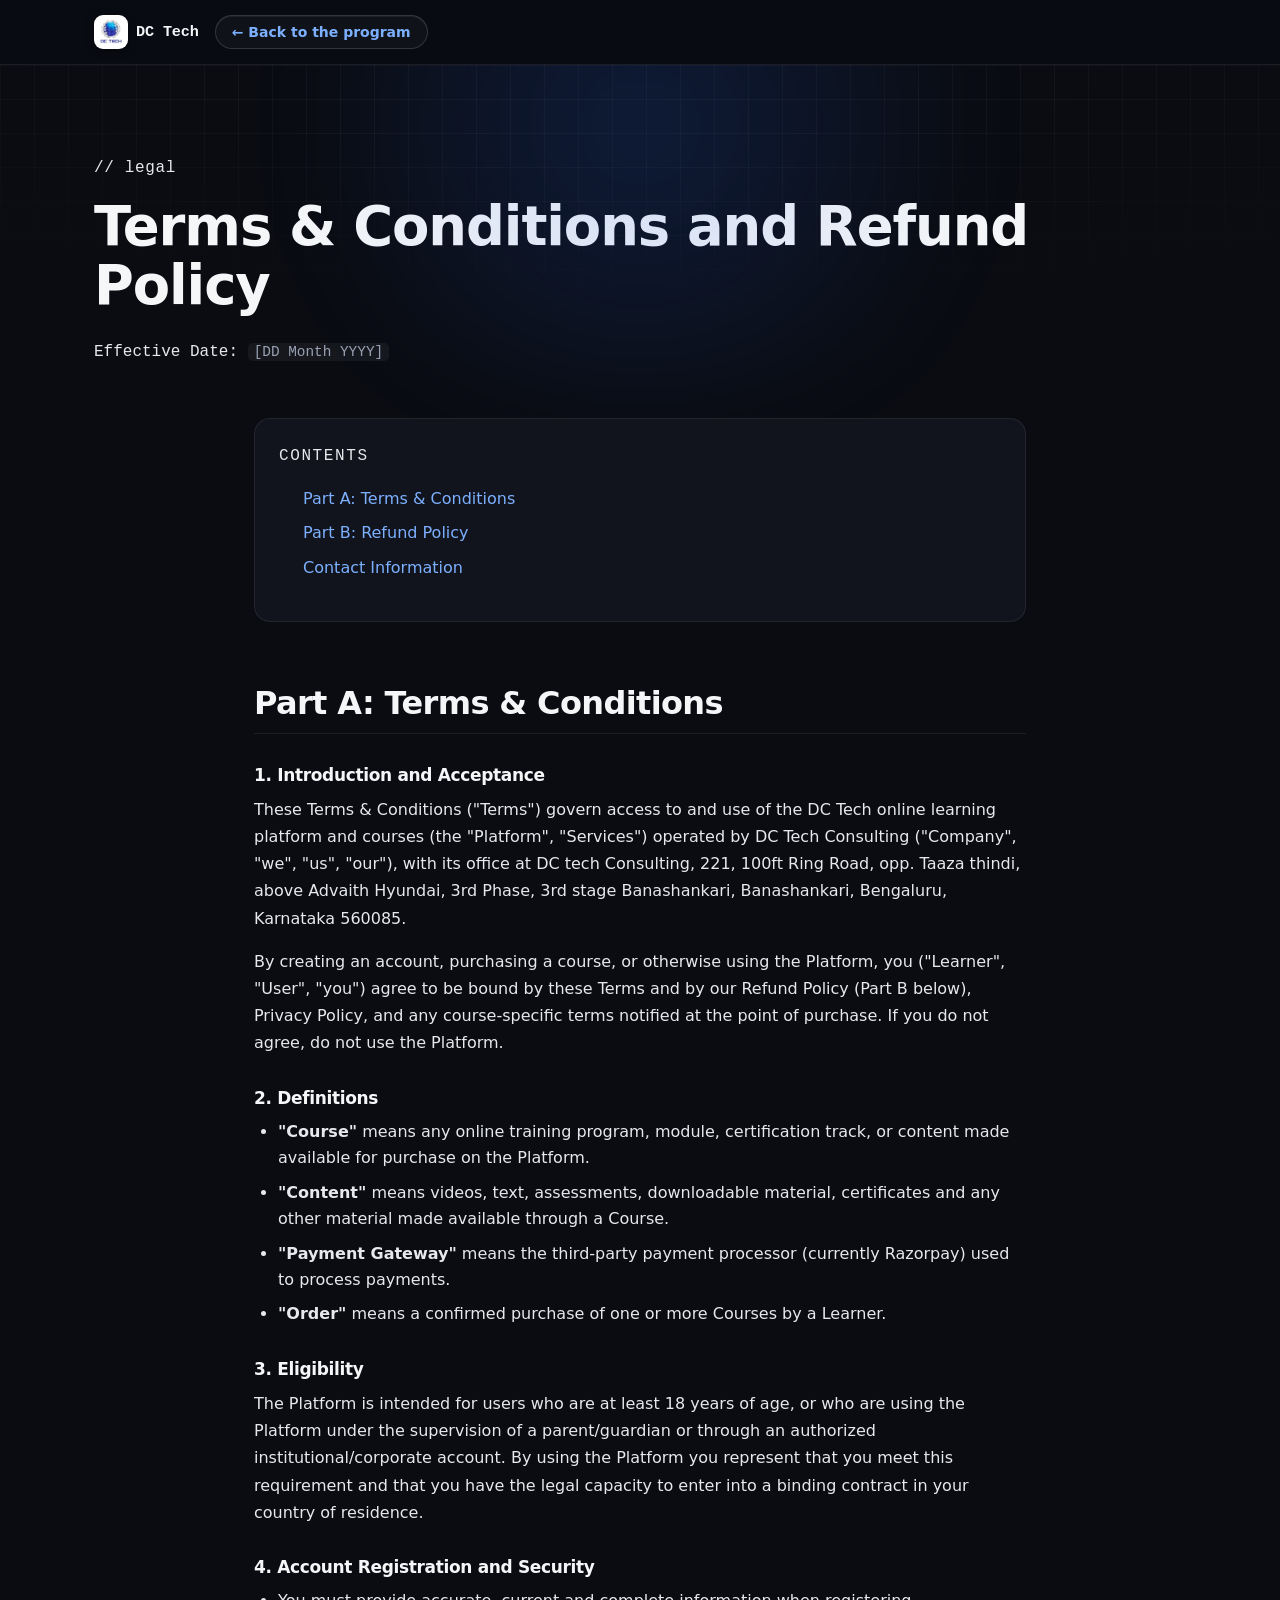
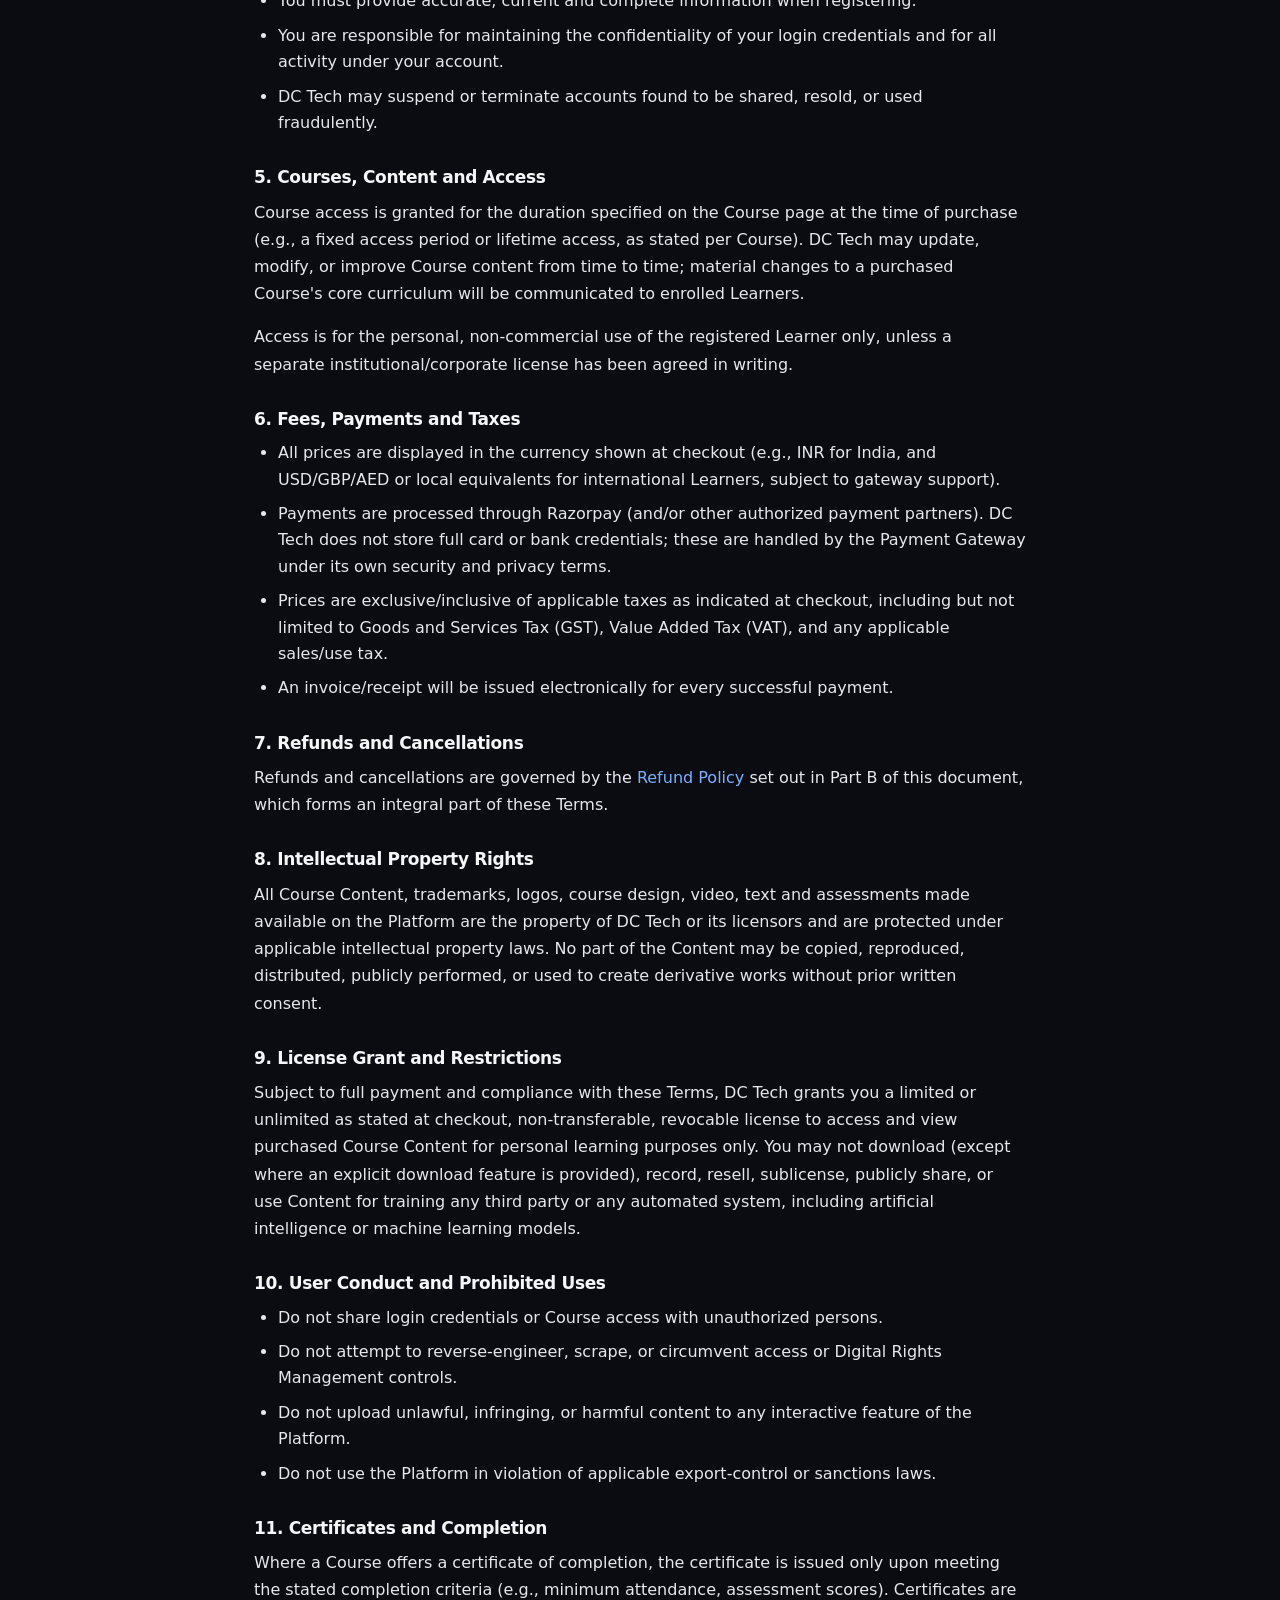
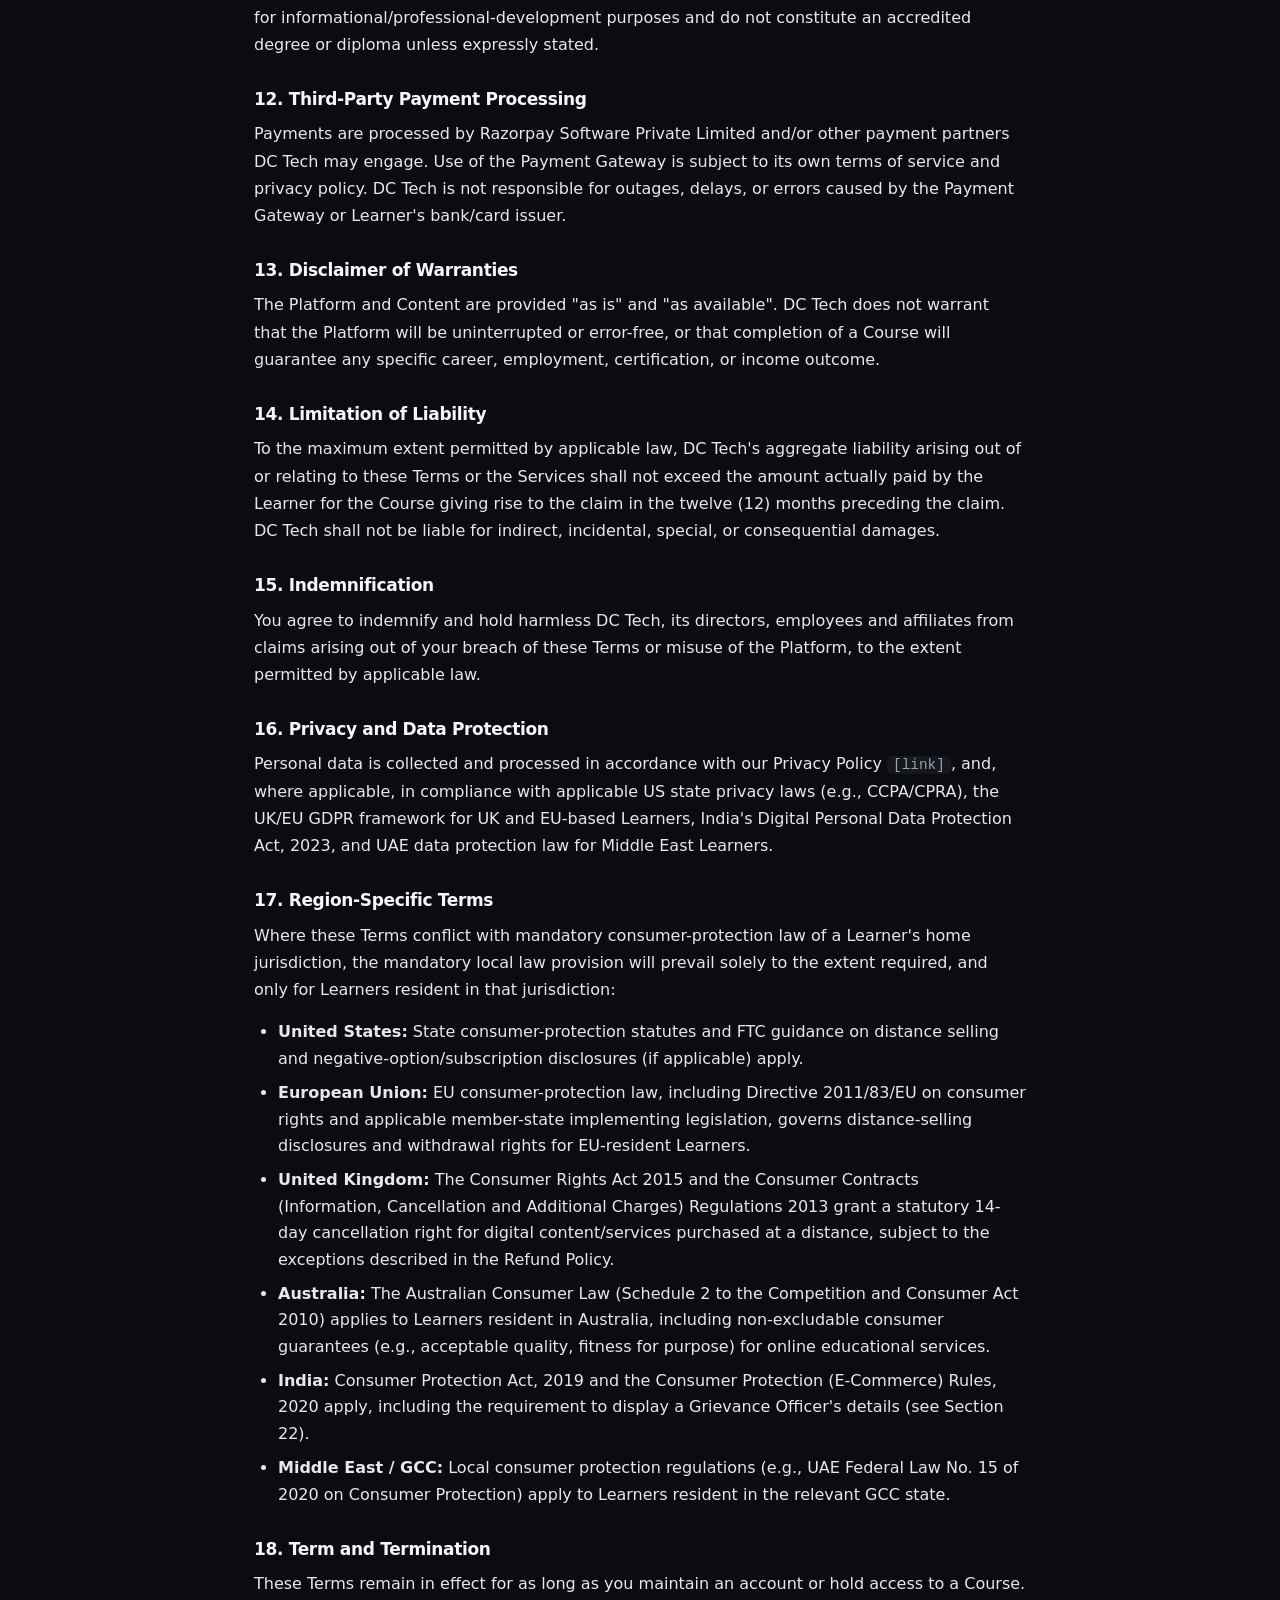
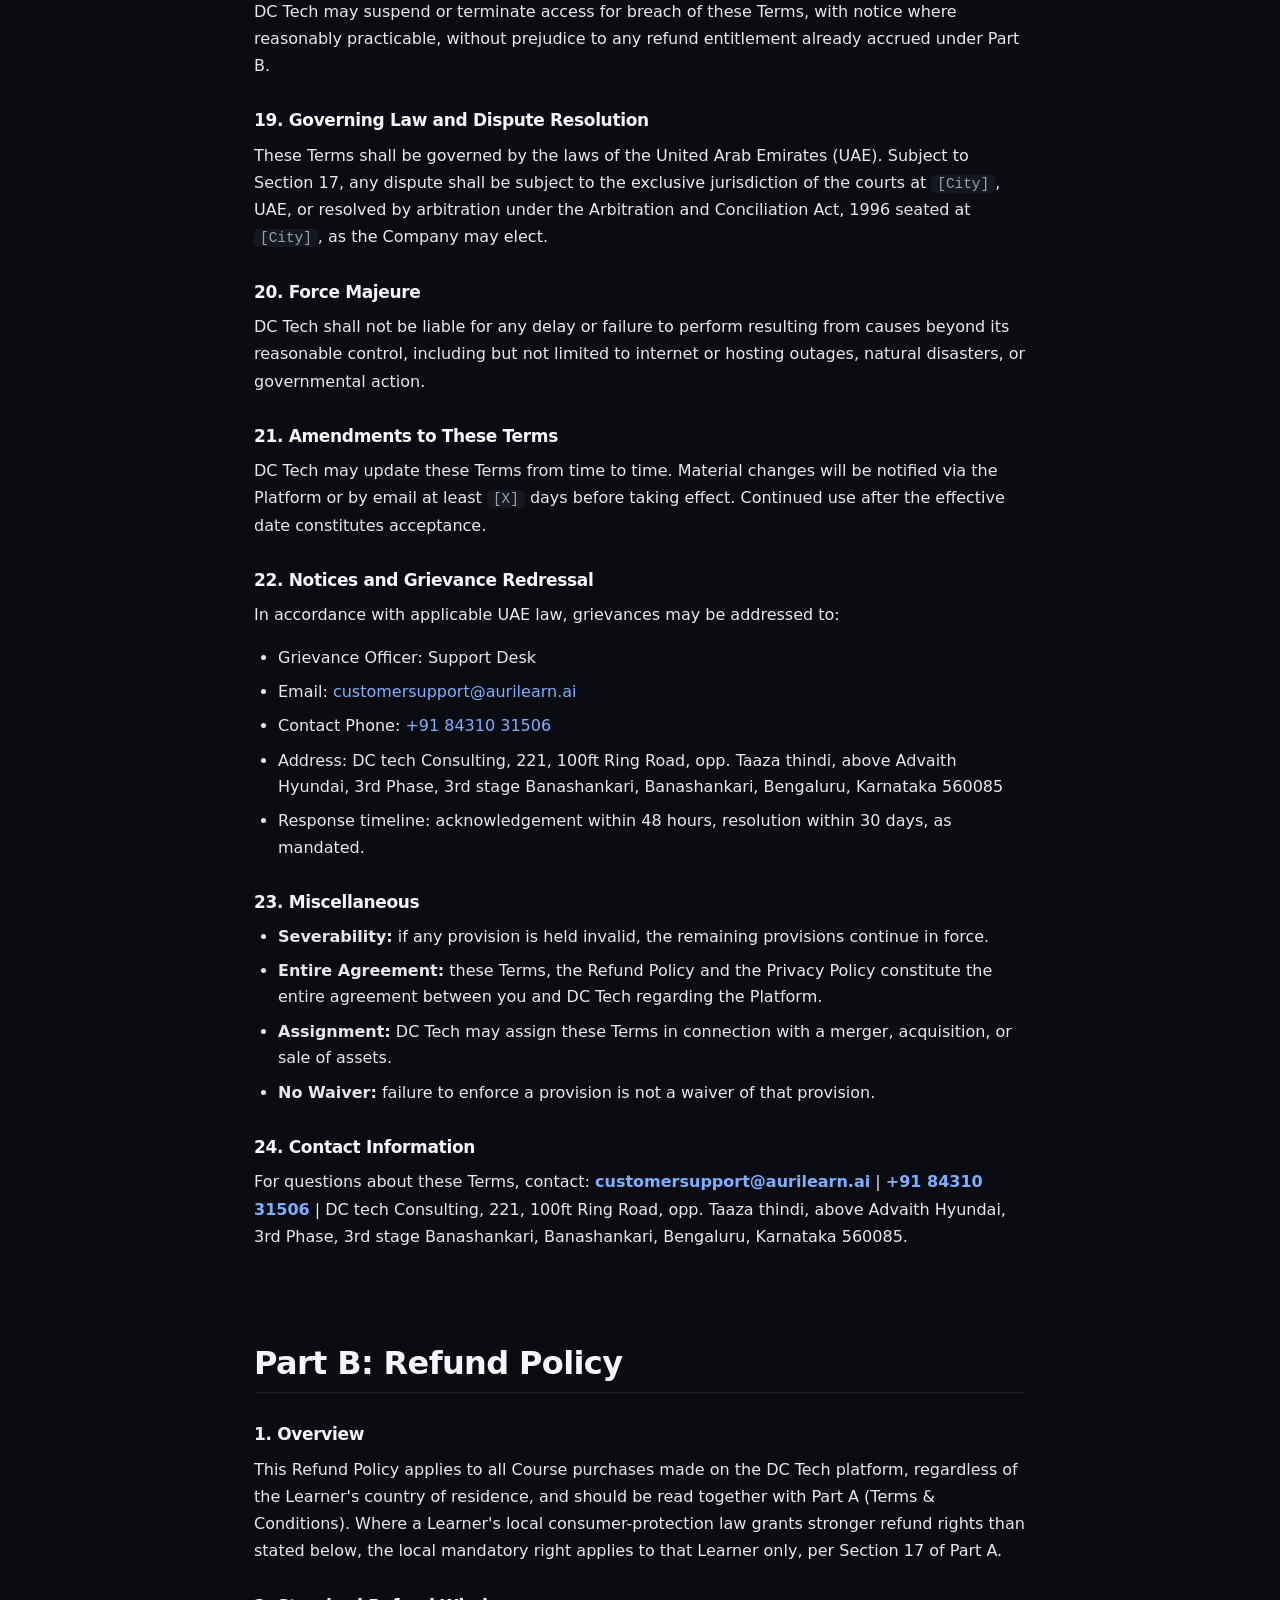
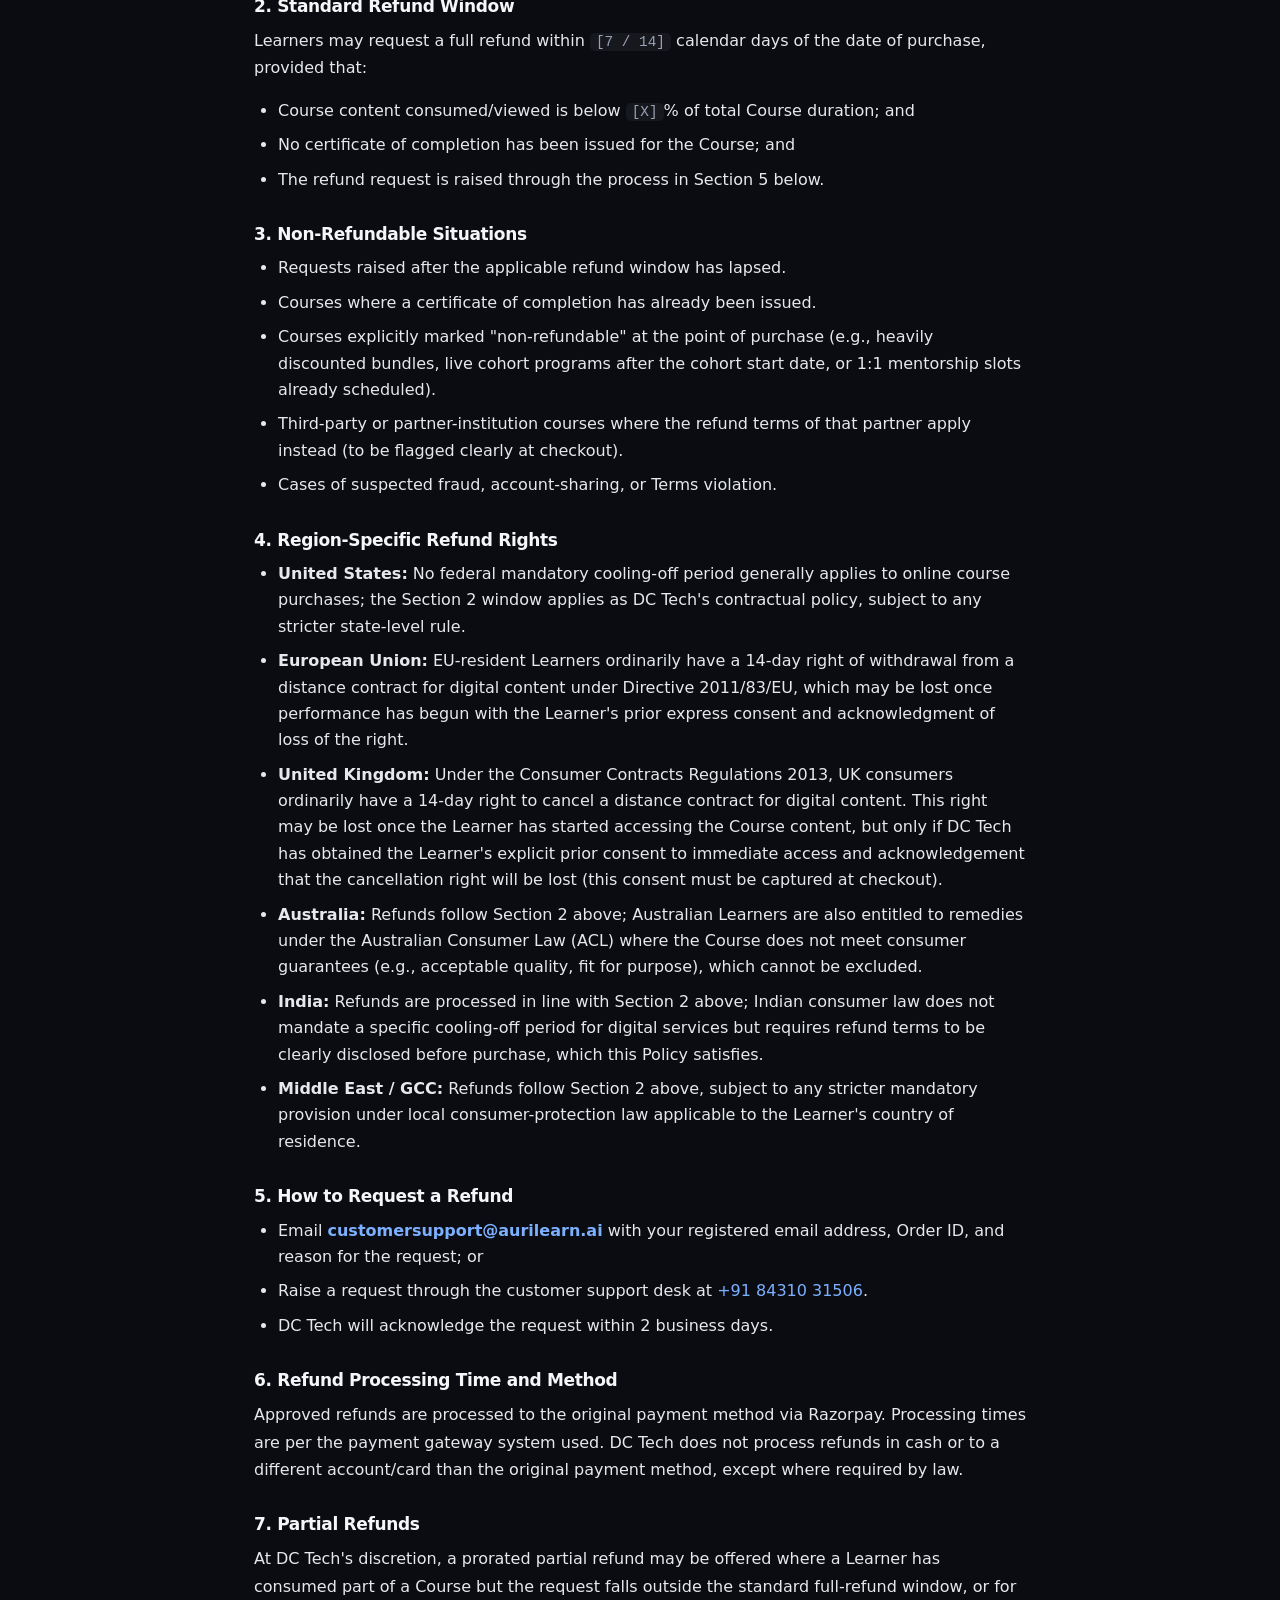
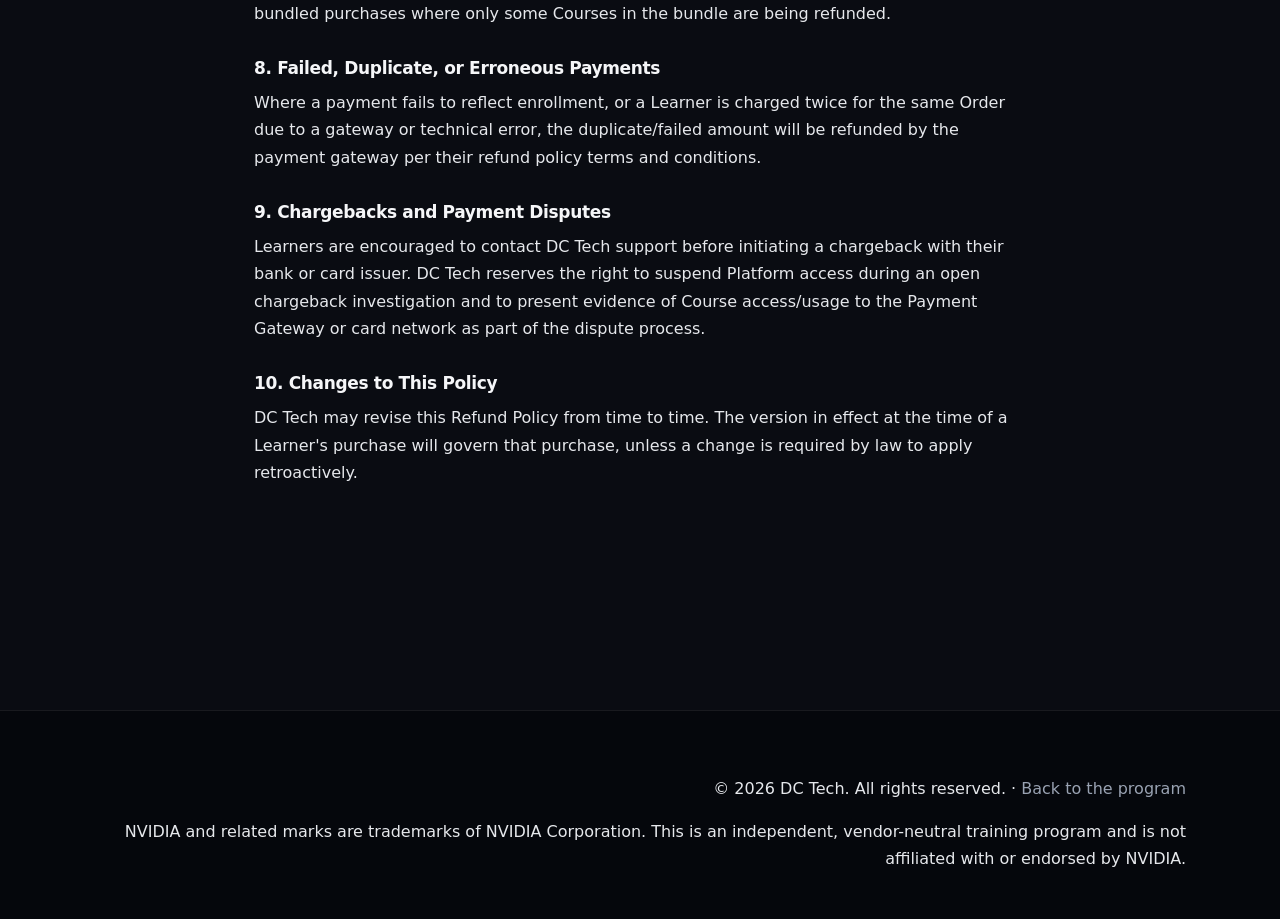
<file: terms.html>
<!DOCTYPE html>
<html lang="en">
<head>
  <meta charset="UTF-8" />
  <meta name="viewport" content="width=device-width, initial-scale=1" />
  <title>Terms &amp; Conditions and Refund Policy | DC Tech</title>
  <meta name="description" content="Terms and Conditions and Refund Policy governing access to and use of the DC Tech online learning platform and courses." />
  <meta name="theme-color" content="#0A0C12" />
  <!-- noindex until the remaining bracketed fields are filled in. -->
  <meta name="robots" content="noindex" />

  <link rel="icon" href="assets/favicon.ico" sizes="any" />
  <link rel="apple-touch-icon" href="assets/dctech-logo.png" />
  <link rel="preconnect" href="https://fonts.googleapis.com" />
  <link rel="preconnect" href="https://fonts.gstatic.com" crossorigin />
  <link rel="stylesheet" href="styles.css" />

  <!-- Meta Pixel Code -->
  <script>
  !function(f,b,e,v,n,t,s)
  {if(f.fbq)return;n=f.fbq=function(){n.callMethod?
  n.callMethod.apply(n,arguments):n.queue.push(arguments)};
  if(!f._fbq)f._fbq=n;n.push=n;n.loaded=!0;n.version='2.0';
  n.queue=[];t=b.createElement(e);t.async=!0;
  t.src=v;s=b.getElementsByTagName(e)[0];
  s.parentNode.insertBefore(t,s)}(window, document,'script',
  'https://connect.facebook.net/en_US/fbevents.js');
  fbq('init', '327793394379737');
  fbq('track', 'PageView');
  </script>
  <noscript><img height="1" width="1" style="display:none"
  src="https://www.facebook.com/tr?id=327793394379737&ev=PageView&noscript=1"
  /></noscript>
  <!-- End Meta Pixel Code -->
</head>
<body class="legal">
  <a class="skip-link" href="#terms">Skip to Terms and Conditions</a>

  <header class="nav">
    <div class="container nav__inner">
      <a class="brand" href="index.html" aria-label="DC Tech home">
        <span class="brand__chip"><img src="assets/dctech-logo.png" alt="DC Tech" width="34" height="34" /></span>
        <span class="brand__word">DC&nbsp;Tech</span>
      </a>
      <a class="btn btn--ghost btn--sm nav__cta" href="index.html">← Back to the program</a>
    </div>
  </header>

  <main id="main">
    <section class="hero hero--reading">
      <div class="hero__bg" aria-hidden="true"><div class="grid-tex"></div><div class="hero__glow"></div></div>
      <div class="container">
        <p class="eyebrow">// legal</p>
        <h1 class="rl-title">Terms &amp; Conditions and Refund Policy</h1>
        <p class="legal__meta">
          Effective Date: <span class="legal__ph">[DD Month YYYY]</span>
        </p>
      </div>
    </section>

    <div class="container legal__wrap">

      <nav class="legal__toc" aria-label="Contents">
        <p class="legal__toc-title">Contents</p>
        <ul>
          <li><a href="#terms">Part A: Terms &amp; Conditions</a></li>
          <li><a href="#refunds">Part B: Refund Policy</a></li>
          <li><a href="#contact">Contact Information</a></li>
        </ul>
      </nav>

      <!-- ═══════════════ PART A ═══════════════ -->
      <section id="terms" class="legal__part">
        <h2 class="legal__part-title">Part A: Terms &amp; Conditions</h2>

        <h3>1. Introduction and Acceptance</h3>
        <p>
          These Terms &amp; Conditions ("Terms") govern access to and use of the DC Tech online learning
          platform and courses (the "Platform", "Services") operated by DC Tech Consulting ("Company", "we", "us",
          "our"), with its office at DC tech Consulting, 221, 100ft Ring Road, opp. Taaza thindi, above Advaith Hyundai, 3rd Phase, 3rd stage Banashankari, Banashankari, Bengaluru, Karnataka 560085.
        </p>
        <p>
          By creating an account, purchasing a course, or otherwise using the Platform, you ("Learner", "User",
          "you") agree to be bound by these Terms and by our Refund Policy (Part B below), Privacy Policy, and
          any course-specific terms notified at the point of purchase. If you do not agree, do not use the
          Platform.
        </p>

        <h3>2. Definitions</h3>
        <ul>
          <li><strong>"Course"</strong> means any online training program, module, certification track, or content made available for purchase on the Platform.</li>
          <li><strong>"Content"</strong> means videos, text, assessments, downloadable material, certificates and any other material made available through a Course.</li>
          <li><strong>"Payment Gateway"</strong> means the third-party payment processor (currently Razorpay) used to process payments.</li>
          <li><strong>"Order"</strong> means a confirmed purchase of one or more Courses by a Learner.</li>
        </ul>

        <h3>3. Eligibility</h3>
        <p>
          The Platform is intended for users who are at least 18 years of age, or who are using the Platform
          under the supervision of a parent/guardian or through an authorized institutional/corporate account.
          By using the Platform you represent that you meet this requirement and that you have the legal
          capacity to enter into a binding contract in your country of residence.
        </p>

        <h3>4. Account Registration and Security</h3>
        <ul>
          <li>You must provide accurate, current and complete information when registering.</li>
          <li>You are responsible for maintaining the confidentiality of your login credentials and for all activity under your account.</li>
          <li>DC Tech may suspend or terminate accounts found to be shared, resold, or used fraudulently.</li>
        </ul>

        <h3>5. Courses, Content and Access</h3>
        <p>
          Course access is granted for the duration specified on the Course page at the time of purchase (e.g.,
          a fixed access period or lifetime access, as stated per Course). DC Tech may update, modify, or
          improve Course content from time to time; material changes to a purchased Course's core curriculum
          will be communicated to enrolled Learners.
        </p>
        <p>
          Access is for the personal, non-commercial use of the registered Learner only, unless a separate
          institutional/corporate license has been agreed in writing.
        </p>

        <h3>6. Fees, Payments and Taxes</h3>
        <ul>
          <li>All prices are displayed in the currency shown at checkout (e.g., INR for India, and USD/GBP/AED or local equivalents for international Learners, subject to gateway support).</li>
          <li>Payments are processed through Razorpay (and/or other authorized payment partners). DC Tech does not store full card or bank credentials; these are handled by the Payment Gateway under its own security and privacy terms.</li>
          <li>Prices are exclusive/inclusive of applicable taxes as indicated at checkout, including but not limited to Goods and Services Tax (GST), Value Added Tax (VAT), and any applicable sales/use tax.</li>
          <li>An invoice/receipt will be issued electronically for every successful payment.</li>
        </ul>

        <h3>7. Refunds and Cancellations</h3>
        <p>
          Refunds and cancellations are governed by the <a href="#refunds">Refund Policy</a> set out in Part B
          of this document, which forms an integral part of these Terms.
        </p>

        <h3>8. Intellectual Property Rights</h3>
        <p>
          All Course Content, trademarks, logos, course design, video, text and assessments made available on
          the Platform are the property of DC Tech or its licensors and are protected under applicable
          intellectual property laws. No part of the Content may be copied, reproduced, distributed, publicly
          performed, or used to create derivative works without prior written consent.
        </p>

        <h3>9. License Grant and Restrictions</h3>
        <p>
          Subject to full payment and compliance with these Terms, DC Tech grants you a limited or unlimited
          as stated at checkout, non-transferable, revocable license to access and view purchased Course Content
          for personal learning purposes only. You may not download (except where an explicit download feature
          is provided), record, resell, sublicense, publicly share, or use Content for training any third party
          or any automated system, including artificial intelligence or machine learning models.
        </p>

        <h3>10. User Conduct and Prohibited Uses</h3>
        <ul>
          <li>Do not share login credentials or Course access with unauthorized persons.</li>
          <li>Do not attempt to reverse-engineer, scrape, or circumvent access or Digital Rights Management controls.</li>
          <li>Do not upload unlawful, infringing, or harmful content to any interactive feature of the Platform.</li>
          <li>Do not use the Platform in violation of applicable export-control or sanctions laws.</li>
        </ul>

        <h3>11. Certificates and Completion</h3>
        <p>
          Where a Course offers a certificate of completion, the certificate is issued only upon meeting the
          stated completion criteria (e.g., minimum attendance, assessment scores). Certificates are for
          informational/professional-development purposes and do not constitute an accredited degree or diploma
          unless expressly stated.
        </p>

        <h3>12. Third-Party Payment Processing</h3>
        <p>
          Payments are processed by Razorpay Software Private Limited and/or other payment partners DC Tech
          may engage. Use of the Payment Gateway is subject to its own terms of service and privacy policy.
          DC Tech is not responsible for outages, delays, or errors caused by the Payment Gateway or Learner's
          bank/card issuer.
        </p>

        <h3>13. Disclaimer of Warranties</h3>
        <p>
          The Platform and Content are provided "as is" and "as available". DC Tech does not warrant that the
          Platform will be uninterrupted or error-free, or that completion of a Course will guarantee any
          specific career, employment, certification, or income outcome.
        </p>

        <h3>14. Limitation of Liability</h3>
        <p>
          To the maximum extent permitted by applicable law, DC Tech's aggregate liability arising out of or
          relating to these Terms or the Services shall not exceed the amount actually paid by the Learner for
          the Course giving rise to the claim in the twelve (12) months preceding the claim. DC Tech shall not
          be liable for indirect, incidental, special, or consequential damages.
        </p>

        <h3>15. Indemnification</h3>
        <p>
          You agree to indemnify and hold harmless DC Tech, its directors, employees and affiliates from
          claims arising out of your breach of these Terms or misuse of the Platform, to the extent permitted by
          applicable law.
        </p>

        <h3>16. Privacy and Data Protection</h3>
        <p>
          Personal data is collected and processed in accordance with our Privacy Policy
          <span class="legal__ph">[link]</span>, and, where applicable, in compliance with applicable US state
          privacy laws (e.g., CCPA/CPRA), the UK/EU GDPR framework for UK and EU-based Learners, India's Digital
          Personal Data Protection Act, 2023, and UAE data protection law for Middle East Learners.
        </p>

        <h3>17. Region-Specific Terms</h3>
        <p>
          Where these Terms conflict with mandatory consumer-protection law of a Learner's home jurisdiction,
          the mandatory local law provision will prevail solely to the extent required, and only for Learners
          resident in that jurisdiction:
        </p>
        <ul>
          <li><strong>United States:</strong> State consumer-protection statutes and FTC guidance on distance selling and negative-option/subscription disclosures (if applicable) apply.</li>
          <li><strong>European Union:</strong> EU consumer-protection law, including Directive 2011/83/EU on consumer rights and applicable member-state implementing legislation, governs distance-selling disclosures and withdrawal rights for EU-resident Learners.</li>
          <li><strong>United Kingdom:</strong> The Consumer Rights Act 2015 and the Consumer Contracts (Information, Cancellation and Additional Charges) Regulations 2013 grant a statutory 14-day cancellation right for digital content/services purchased at a distance, subject to the exceptions described in the Refund Policy.</li>
          <li><strong>Australia:</strong> The Australian Consumer Law (Schedule 2 to the Competition and Consumer Act 2010) applies to Learners resident in Australia, including non-excludable consumer guarantees (e.g., acceptable quality, fitness for purpose) for online educational services.</li>
          <li><strong>India:</strong> Consumer Protection Act, 2019 and the Consumer Protection (E-Commerce) Rules, 2020 apply, including the requirement to display a Grievance Officer's details (see Section 22).</li>
          <li><strong>Middle East / GCC:</strong> Local consumer protection regulations (e.g., UAE Federal Law No. 15 of 2020 on Consumer Protection) apply to Learners resident in the relevant GCC state.</li>
        </ul>

        <h3>18. Term and Termination</h3>
        <p>
          These Terms remain in effect for as long as you maintain an account or hold access to a Course.
          DC Tech may suspend or terminate access for breach of these Terms, with notice where reasonably
          practicable, without prejudice to any refund entitlement already accrued under Part B.
        </p>

        <h3>19. Governing Law and Dispute Resolution</h3>
        <p>
          These Terms shall be governed by the laws of the United Arab Emirates (UAE). Subject to Section 17,
          any dispute shall be subject to the exclusive jurisdiction of the courts at
          <span class="legal__ph">[City]</span>, UAE, or resolved by arbitration under the Arbitration and
          Conciliation Act, 1996 seated at <span class="legal__ph">[City]</span>, as the Company may elect.
        </p>

        <h3>20. Force Majeure</h3>
        <p>
          DC Tech shall not be liable for any delay or failure to perform resulting from causes beyond its
          reasonable control, including but not limited to internet or hosting outages, natural disasters, or
          governmental action.
        </p>

        <h3>21. Amendments to These Terms</h3>
        <p>
          DC Tech may update these Terms from time to time. Material changes will be notified via the Platform
          or by email at least <span class="legal__ph">[X]</span> days before taking effect. Continued use after
          the effective date constitutes acceptance.
        </p>

        <h3>22. Notices and Grievance Redressal</h3>
        <p>In accordance with applicable UAE law, grievances may be addressed to:</p>
        <ul>
          <li>Grievance Officer: Support Desk</li>
          <li>Email: <a href="mailto:customersupport@aurilearn.ai" style="color:var(--accent-text);">customersupport@aurilearn.ai</a></li>
          <li>Contact Phone: <a href="tel:+918431031506" style="color:var(--accent-text);">+91 84310 31506</a></li>
          <li>Address: DC tech Consulting, 221, 100ft Ring Road, opp. Taaza thindi, above Advaith Hyundai, 3rd Phase, 3rd stage Banashankari, Banashankari, Bengaluru, Karnataka 560085</li>
          <li>Response timeline: acknowledgement within 48 hours, resolution within 30 days, as mandated.</li>
        </ul>

        <h3>23. Miscellaneous</h3>
        <ul>
          <li><strong>Severability:</strong> if any provision is held invalid, the remaining provisions continue in force.</li>
          <li><strong>Entire Agreement:</strong> these Terms, the Refund Policy and the Privacy Policy constitute the entire agreement between you and DC Tech regarding the Platform.</li>
          <li><strong>Assignment:</strong> DC Tech may assign these Terms in connection with a merger, acquisition, or sale of assets.</li>
          <li><strong>No Waiver:</strong> failure to enforce a provision is not a waiver of that provision.</li>
        </ul>

        <h3 id="contact">24. Contact Information</h3>
        <p>
          For questions about these Terms, contact:
          <a href="mailto:customersupport@aurilearn.ai" style="color:var(--accent-text); font-weight:600;">customersupport@aurilearn.ai</a> | <a href="tel:+918431031506" style="color:var(--accent-text); font-weight:600;">+91 84310 31506</a> |
          DC tech Consulting, 221, 100ft Ring Road, opp. Taaza thindi, above Advaith Hyundai, 3rd Phase, 3rd stage Banashankari, Banashankari, Bengaluru, Karnataka 560085.
        </p>
      </section>

      <!-- ═══════════════ PART B ═══════════════ -->
      <section id="refunds" class="legal__part">
        <h2 class="legal__part-title">Part B: Refund Policy</h2>

        <h3>1. Overview</h3>
        <p>
          This Refund Policy applies to all Course purchases made on the DC Tech platform, regardless of the
          Learner's country of residence, and should be read together with Part A (Terms &amp; Conditions).
          Where a Learner's local consumer-protection law grants stronger refund rights than stated below, the
          local mandatory right applies to that Learner only, per Section 17 of Part A.
        </p>

        <h3>2. Standard Refund Window</h3>
        <p>
          Learners may request a full refund within <span class="legal__ph">[7 / 14]</span> calendar days of the
          date of purchase, provided that:
        </p>
        <ul>
          <li>Course content consumed/viewed is below <span class="legal__ph">[X]</span>% of total Course duration; and</li>
          <li>No certificate of completion has been issued for the Course; and</li>
          <li>The refund request is raised through the process in Section 5 below.</li>
        </ul>

        <h3>3. Non-Refundable Situations</h3>
        <ul>
          <li>Requests raised after the applicable refund window has lapsed.</li>
          <li>Courses where a certificate of completion has already been issued.</li>
          <li>Courses explicitly marked "non-refundable" at the point of purchase (e.g., heavily discounted bundles, live cohort programs after the cohort start date, or 1:1 mentorship slots already scheduled).</li>
          <li>Third-party or partner-institution courses where the refund terms of that partner apply instead (to be flagged clearly at checkout).</li>
          <li>Cases of suspected fraud, account-sharing, or Terms violation.</li>
        </ul>

        <h3>4. Region-Specific Refund Rights</h3>
        <ul>
          <li><strong>United States:</strong> No federal mandatory cooling-off period generally applies to online course purchases; the Section 2 window applies as DC Tech's contractual policy, subject to any stricter state-level rule.</li>
          <li><strong>European Union:</strong> EU-resident Learners ordinarily have a 14-day right of withdrawal from a distance contract for digital content under Directive 2011/83/EU, which may be lost once performance has begun with the Learner's prior express consent and acknowledgment of loss of the right.</li>
          <li><strong>United Kingdom:</strong> Under the Consumer Contracts Regulations 2013, UK consumers ordinarily have a 14-day right to cancel a distance contract for digital content. This right may be lost once the Learner has started accessing the Course content, but only if DC Tech has obtained the Learner's explicit prior consent to immediate access and acknowledgement that the cancellation right will be lost (this consent must be captured at checkout).</li>
          <li><strong>Australia:</strong> Refunds follow Section 2 above; Australian Learners are also entitled to remedies under the Australian Consumer Law (ACL) where the Course does not meet consumer guarantees (e.g., acceptable quality, fit for purpose), which cannot be excluded.</li>
          <li><strong>India:</strong> Refunds are processed in line with Section 2 above; Indian consumer law does not mandate a specific cooling-off period for digital services but requires refund terms to be clearly disclosed before purchase, which this Policy satisfies.</li>
          <li><strong>Middle East / GCC:</strong> Refunds follow Section 2 above, subject to any stricter mandatory provision under local consumer-protection law applicable to the Learner's country of residence.</li>
        </ul>

        <h3>5. How to Request a Refund</h3>
        <ul>
          <li>Email <a href="mailto:customersupport@aurilearn.ai" style="color:var(--accent-text); font-weight:600;">customersupport@aurilearn.ai</a> with your registered email address, Order ID, and reason for the request; or</li>
          <li>Raise a request through the customer support desk at <a href="tel:+918431031506" style="color:var(--accent-text);">+91 84310 31506</a>.</li>
          <li>DC Tech will acknowledge the request within 2 business days.</li>
        </ul>

        <h3>6. Refund Processing Time and Method</h3>
        <p>
          Approved refunds are processed to the original payment method via Razorpay. Processing times are per
          the payment gateway system used. DC Tech does not process refunds in cash or to a different
          account/card than the original payment method, except where required by law.
        </p>

        <h3>7. Partial Refunds</h3>
        <p>
          At DC Tech's discretion, a prorated partial refund may be offered where a Learner has consumed part
          of a Course but the request falls outside the standard full-refund window, or for bundled purchases
          where only some Courses in the bundle are being refunded.
        </p>

        <h3>8. Failed, Duplicate, or Erroneous Payments</h3>
        <p>
          Where a payment fails to reflect enrollment, or a Learner is charged twice for the same Order due to a
          gateway or technical error, the duplicate/failed amount will be refunded by the payment gateway per
          their refund policy terms and conditions.
        </p>

        <h3>9. Chargebacks and Payment Disputes</h3>
        <p>
          Learners are encouraged to contact DC Tech support before initiating a chargeback with their bank or
          card issuer. DC Tech reserves the right to suspend Platform access during an open chargeback
          investigation and to present evidence of Course access/usage to the Payment Gateway or card network as
          part of the dispute process.
        </p>

        <h3>10. Changes to This Policy</h3>
        <p>
          DC Tech may revise this Refund Policy from time to time. The version in effect at the time of a
          Learner's purchase will govern that purchase, unless a change is required by law to apply
          retroactively.
        </p>
      </section>
    </div>
  </main>

  <footer class="footer">
    <div class="container footer__base" style="border:none">
      <p>© <span id="year">2026</span> DC Tech. All rights reserved. · <a href="index.html" style="color:var(--text-muted)">Back to the program</a></p>
      <p class="footer__muted">NVIDIA and related marks are trademarks of NVIDIA Corporation. This is an independent, vendor-neutral training program and is not affiliated with or endorsed by NVIDIA.</p>
    </div>
  </footer>

  <script src="script.js" defer></script>
</body>
</html>
</file>
<file: styles.css>
/* =================================================================
   DC Tech — GPU-Accelerated AI Infrastructure (full dark "engineering" mode)
   Dark palette ramp + elevation recipe derived from Linear / Railway / Oxide.
   Brand accent = DC Tech blue. Mono (Geist Mono) used as an accent only.
   ================================================================= */

:root {
  /* surfaces — tinted near-black, ~+4% lightness per step */
  --bg:         #0A0C12;
  --surface-1:  #11141C;   /* cards, panels */
  --surface-2:  #171B25;   /* raised / hover / nested */
  --surface-3:  #1E2430;   /* terminal body, deepest inset */

  /* borders & highlight (white-alpha so they adapt to any backdrop) */
  --border:        rgba(255, 255, 255, .08);
  --border-strong: rgba(255, 255, 255, .15);
  --divider:       rgba(255, 255, 255, .06);
  --highlight:     rgba(255, 255, 255, .06);   /* inset top edge = "raised" */

  /* text */
  --text:        #E6E8EC;   /* body (~90% white) */
  --text-strong: #F5F6F8;   /* headlines */
  --text-muted:  #99A2B2;   /* secondary (a11y floor on near-black) */
  --text-faint:  #6B7385;   /* labels only, never body */

  /* accent — DC Tech blue */
  --accent:        #2563EB;
  --accent-bright: #3B82F6;
  --accent-text:   #7CB0FF;   /* lightened for links/text on dark */
  --accent-soft:   rgba(37, 99, 235, .16);   /* badge/selected fills */
  --accent-line:   rgba(37, 99, 235, .45);    /* lit borders */
  --accent-glow:   rgba(37, 99, 235, .18);

  --ok: #34D399;

  /* type */
  --font-sans: "Geist", ui-sans-serif, system-ui, -apple-system, "Segoe UI", Roboto, sans-serif;
  --font-mono: "Geist Mono", ui-monospace, "SF Mono", "JetBrains Mono", Menlo, Consolas, monospace;

  --fs-eyebrow: .8125rem;
  --fs-body:   1.0625rem;
  --fs-lede:   clamp(1.0625rem, 1rem + .35vw, 1.1875rem);
  --fs-h3:     1.1875rem;
  --fs-h2:     clamp(1.7rem, 1.25rem + 2.1vw, 2.6rem);
  --fs-h1:     clamp(2.3rem, 1.4rem + 4.4vw, 4rem);

  --s-1: 4px;  --s-2: 8px;  --s-3: 12px; --s-4: 16px; --s-5: 24px;
  --s-6: 32px; --s-7: 48px; --s-8: 64px; --s-9: 96px; --s-10: 128px;

  --r-sm: 8px; --r-md: 12px; --r-lg: 16px; --r-xl: 22px; --r-pill: 999px;
  --container: 1140px;
  --ease: cubic-bezier(.4, 0, .2, 1);
}

/* ---------- reset / base ---------- */
*, *::before, *::after { box-sizing: border-box; }
* { margin: 0; }
html { -webkit-text-size-adjust: 100%; scroll-behavior: smooth; overflow-x: hidden; max-width: 100vw; }
@media (prefers-reduced-motion: reduce) {
  html { scroll-behavior: auto; }
  * { animation-duration: .001ms !important; transition-duration: .001ms !important; }
}
body {
  font-family: var(--font-sans);
  font-size: var(--fs-body);
  line-height: 1.6;
  color: var(--text);
  background: var(--bg);
  -webkit-font-smoothing: antialiased;
  text-rendering: optimizeLegibility;
  overflow-x: hidden;
  max-width: 100vw;
  position: relative;
}
img { max-width: 100%; height: auto; display: block; }
a { color: inherit; text-decoration: none; }
h1, h2, h3 { line-height: 1.08; letter-spacing: -.02em; font-weight: 700; color: var(--text-strong); }

::selection { background: var(--accent-soft); color: #fff; }
:focus-visible { outline: 2px solid var(--accent-text); outline-offset: 3px; border-radius: 5px; }

.container { width: 100%; max-width: var(--container); margin-inline: auto; padding-inline: var(--s-5); }
.mono { font-family: var(--font-mono); }

.skip-link {
  position: absolute; left: var(--s-4); top: -100px; z-index: 100;
  background: var(--accent); color: #fff; padding: var(--s-3) var(--s-4);
  border-radius: var(--r-sm); transition: top .2s var(--ease);
}
.skip-link:focus { top: var(--s-4); }

/* ---------- eyebrow (mono engineering label) ---------- */
.eyebrow {
  font-family: var(--font-mono);
  font-size: var(--fs-eyebrow); font-weight: 500;
  letter-spacing: .04em; color: var(--accent-text);
  margin-bottom: var(--s-4);
}

/* ---------- buttons ---------- */
.btn {
  display: inline-flex; align-items: center; justify-content: center; gap: var(--s-2);
  font-family: inherit; font-weight: 600; font-size: .9375rem; line-height: 1;
  padding: 12px 20px; border: 1px solid transparent; border-radius: var(--r-pill);
  cursor: pointer; white-space: nowrap;
  transition: transform .16s var(--ease), background .16s var(--ease), border-color .16s var(--ease), box-shadow .16s var(--ease);
}
.btn--primary {
  background: var(--accent); color: #fff;
  box-shadow: inset 0 1px 0 rgba(255, 255, 255, .18), 0 6px 20px -8px var(--accent-glow);
}
.btn--primary:hover { background: var(--accent-bright); transform: translateY(-2px); box-shadow: inset 0 1px 0 rgba(255, 255, 255, .22), 0 10px 26px -8px var(--accent-glow); }
.btn--primary:active { transform: translateY(0); }
.btn--ghost {
  background: rgba(255, 255, 255, .03); color: var(--text);
  border-color: var(--border-strong);
  box-shadow: inset 0 1px 0 var(--highlight);
}
.btn--ghost:hover { background: rgba(255, 255, 255, .07); border-color: var(--accent-line); transform: translateY(-2px); }
.btn--lg { padding: 15px 26px; font-size: 1rem; }
.btn--sm { padding: 9px 16px; font-size: .875rem; }
.btn--block { width: 100%; }
.btn__tag {
  font-family: var(--font-mono); font-size: .625rem; font-weight: 600; letter-spacing: .06em;
  padding: 3px 6px; border-radius: 5px; background: rgba(255, 255, 255, .1); color: var(--text-muted);
}

/* ---------- faint tech grid texture ---------- */
.grid-tex {
  position: absolute; inset: 0;
  background-image:
    linear-gradient(rgba(255, 255, 255, .035) 1px, transparent 1px),
    linear-gradient(90deg, rgba(255, 255, 255, .035) 1px, transparent 1px);
  background-size: 34px 34px;
  mask-image: radial-gradient(110% 90% at 50% 0%, #000 30%, transparent 78%);
  -webkit-mask-image: radial-gradient(110% 90% at 50% 0%, #000 30%, transparent 78%);
}

/* ---------- section scaffolding ---------- */
.section { padding-block: clamp(var(--s-8), 7vw, var(--s-10)); position: relative; }
.section--alt { background: #080A0F; border-block: 1px solid var(--divider); }
.section__head { max-width: 720px; margin-bottom: var(--s-7); }
.section__head--center { margin-inline: auto; text-align: center; }
.section__title { font-size: var(--fs-h2); margin-bottom: var(--s-4); }
.section__lede { font-size: var(--fs-lede); color: var(--text-muted); }

/* ---------- NAV ---------- */
.nav {
  position: sticky; top: 0; z-index: 50;
  background: rgba(10, 12, 18, .72);
  backdrop-filter: saturate(160%) blur(12px); -webkit-backdrop-filter: saturate(160%) blur(12px);
  border-bottom: 1px solid var(--border);
}
.nav__inner { display: flex; align-items: center; gap: var(--s-4); height: 64px; }
.brand { display: inline-flex; align-items: center; gap: 8px; text-decoration: none; }
.brand__chip { display: grid; place-items: center; background: #fff; border-radius: 9px; padding: 3px; box-shadow: 0 2px 10px rgba(0, 0, 0, .4); }
.brand__chip img { width: 28px; height: 28px; }
.brand__chip--sm { border-radius: 8px; padding: 2px; }
.brand__chip--sm img { width: 26px; height: 26px; }
.brand__word { font-family: var(--font-mono); font-weight: 700; font-size: .95rem; letter-spacing: -.01em; color: var(--text-strong); }
.brand-x { color: var(--text-faint); font-size: .8rem; font-weight: 600; margin-inline: 1px; }
.nav-auri-wrap { display: inline-flex; align-items: center; gap: 6px; }
.nav-auri-logo { height: 20px; width: auto; display: block; filter: drop-shadow(0 0 8px rgba(229, 192, 91, 0.5)); }
.brand__word--auri { color: #E5C05B; }
@media (max-width: 480px) {
  .brand { gap: 6px; }
  .brand__chip img { width: 24px; height: 24px; }
  .brand__word { font-size: .85rem; }
  .nav-auri-logo { height: 18px; }
}
@media (max-width: 370px) {
  .brand__word--auri { display: none; }
}
.nav__links { display: none; margin-left: auto; gap: var(--s-5); }
.nav__links a { color: var(--text-muted); font-size: .9rem; font-weight: 500; position: relative; padding-block: 4px; transition: color .16s var(--ease); }
.nav__links a::after { content: ""; position: absolute; left: 0; bottom: 0; height: 2px; width: 0; background: var(--accent-text); transition: width .22s var(--ease); }
.nav__links a:hover { color: var(--text-strong); }
.nav__links a:hover::after { width: 100%; }
.nav__cta { margin-left: auto; }
@media (min-width: 900px) { .nav__links { display: inline-flex; } .nav__cta { margin-left: 0; } }

/* ---------- HERO ---------- */
.hero { position: relative; overflow: hidden; padding-block: clamp(var(--s-8), 8vw, 120px) clamp(var(--s-8), 7vw, 104px); }
.hero__bg { position: absolute; inset: 0; pointer-events: none; }
.hero__glow {
  position: absolute; top: -220px; left: 50%; transform: translateX(-50%);
  width: 900px; height: 560px; border-radius: 50%;
  background: radial-gradient(circle, var(--accent-glow), transparent 66%);
  filter: blur(40px);
}
.hero__inner { position: relative; display: grid; grid-template-columns: 1fr; gap: var(--s-8); align-items: center; }
.hero__title { font-size: var(--fs-h1); font-weight: 800; margin-bottom: var(--s-5); }
.hero__title .accent {
  background: linear-gradient(92deg, var(--accent-text), var(--accent-bright));
  -webkit-background-clip: text; background-clip: text; color: transparent;
}
.hero__lede { font-size: var(--fs-lede); color: var(--text-muted); max-width: 600px; }
.hero__lede strong { color: var(--text); font-weight: 600; }
.hero__actions { display: flex; flex-wrap: wrap; gap: var(--s-3); margin-top: var(--s-6); }
.hero__note {
  font-family: var(--font-mono);
  font-size: .78rem;
  color: var(--text-faint);
  letter-spacing: .02em;
  margin-top: var(--s-4);
  max-width: 540px;
  line-height: 1.5;
}

/* Above-fold entrance animation (no IntersectionObserver needed) */
@keyframes hero-in {
  from { opacity: 0; transform: translateY(18px); }
  to   { opacity: 1; transform: none; }
}
.hero-in {
  animation: hero-in .7s cubic-bezier(.22,.68,0,1.2) var(--d, 0s) both;
}

/* -------- specrow (hero stats) -------- */
.specrow {
  display: grid;
  grid-template-columns: repeat(4, 1fr);
  gap: var(--s-3);
  margin-top: var(--s-7);
  padding: 0;
}
.specrow > div {
  display: flex;
  flex-direction: column;
  gap: var(--s-1);
  padding: var(--s-4) var(--s-4) var(--s-3);
  background: var(--surface-1);
  border: 1px solid var(--border);
  border-top: 2px solid var(--accent);
  border-radius: var(--r-md);
  box-shadow: inset 0 1px 0 var(--highlight);
  transition: border-color .2s var(--ease), background .2s var(--ease);
}
.specrow > div:hover {
  border-top-color: var(--accent-bright);
  background: var(--surface-2);
}
.specrow dt {
  font-family: var(--font-mono);
  font-size: clamp(1.6rem, 4vw, 2.2rem);
  font-weight: 700;
  color: var(--text-strong);
  font-variant-numeric: tabular-nums;
  line-height: 1;
  letter-spacing: -.02em;
  /* count-up animation — starts slightly scaled down */
  transition: color .3s var(--ease);
}
.specrow dt.counting { color: var(--accent-text); }
.specrow dd {
  font-size: .72rem;
  color: var(--text-faint);
  text-transform: uppercase;
  letter-spacing: .07em;
  line-height: 1.3;
  margin-top: 2px;
}

/* terminal "course manifest" */
.term {
  background: var(--surface-3); border: 1px solid var(--border); border-radius: var(--r-lg);
  box-shadow: inset 0 1px 0 var(--highlight), 0 30px 60px -30px rgba(0, 0, 0, .8);
  overflow: hidden; font-family: var(--font-mono); min-width: 0;
}
.term__bar { display: flex; align-items: center; gap: 7px; padding: 11px var(--s-4); border-bottom: 1px solid var(--divider); background: rgba(255, 255, 255, .02); }
.term__bar span { width: 11px; height: 11px; border-radius: 50%; background: #2a3140; }
.term__bar span:nth-child(1) { background: #ff5f57; } .term__bar span:nth-child(2) { background: #febc2e; } .term__bar span:nth-child(3) { background: #28c840; }
.term__bar em { margin-left: auto; font-style: normal; font-size: .75rem; color: var(--text-faint); }
.term__body { padding: var(--s-5); font-size: .8125rem; line-height: 1.85; color: var(--text-muted); overflow-x: auto; }
.c-prompt { color: var(--accent-text); } .c-arg { color: #fff; } .c-key { color: var(--text); } .c-val { color: var(--accent-text); } .c-ok { color: var(--ok); }
.c-cursor { color: var(--accent-text); animation: blink 1.1s steps(1) infinite; }
@keyframes blink { 50% { opacity: 0; } }


/* =============================================================
   HERO — 2-COLUMN LAYOUT + SPEC PANEL
   ============================================================= */

/* Hero eyebrow row */
.hero__eyebrow-wrap {
  display: flex;
  align-items: center;
  flex-wrap: wrap;
  gap: 10px;
  margin-bottom: var(--s-4);
}
.eyebrow-pill {
  display: inline-flex;
  align-items: center;
  gap: 8px;
  max-width: 100%;
  font-family: var(--font-mono);
  font-size: clamp(.65rem, 2.6vw, .75rem);
  font-weight: 600;
  letter-spacing: .03em;
  color: #E2E8F0;
  background: rgba(15, 23, 42, 0.75);
  border: 1px solid rgba(229, 192, 91, 0.35);
  box-shadow: 0 2px 10px rgba(0, 0, 0, 0.35), inset 0 1px 0 rgba(255, 255, 255, 0.08);
  border-radius: var(--r-pill);
  padding: 5px 14px;
  white-space: nowrap;
  box-sizing: border-box;
}
@media (max-width: 480px) {
  .eyebrow-pill {
    padding: 5px 11px;
    gap: 6px;
    font-size: .66rem;
  }
}
@media (max-width: 370px) {
  .eyebrow-pill {
    font-size: .6rem;
    padding: 4px 9px;
  }
}
.eyebrow-badge {
  display: inline-flex;
  align-items: center;
  height: 30px;
  font-family: var(--font-mono);
  font-size: .72rem;
  font-weight: 700;
  letter-spacing: .08em;
  color: var(--accent-text);
  background: var(--accent-soft);
  border: 1px solid var(--accent-line);
  border-radius: var(--r-pill);
  padding: 0 12px;
}
.eyebrow-pill-text {
  display: inline-flex;
  align-items: center;
  height: 30px;
  font-family: var(--font-mono);
  font-size: .72rem;
  font-weight: 600;
  color: var(--text-muted);
}
.eyebrow-sep {
  color: var(--text-faint);
  font-size: 1rem;
  line-height: 1;
}

/* Btn sub-label & main text */
.hero__actions .btn {
  white-space: normal;
  display: flex;
  flex-direction: column;
  align-items: center;
  justify-content: center;
  text-align: center;
}
.btn__main {
  display: block;
  font-size: 1.05rem;
  font-weight: 700;
  line-height: 1.2;
}
.btn__sub {
  display: block;
  font-size: .72rem;
  font-weight: 500;
  opacity: .85;
  letter-spacing: .01em;
  margin-top: 3px;
  line-height: 1.3;
  white-space: normal;
  text-align: center;
  max-width: 100%;
}



/* Desktop 2-column hero */
@media (min-width: 960px) {
  .hero__inner {
    grid-template-columns: 1.22fr 0.95fr;
    gap: var(--s-8);
    align-items: center;
  }
}

/* ── Hero spec panel (right column) ── */
.hero__panel {
  display: none;
}
@media (min-width: 960px) {
  .hero__panel { display: block; }
}

.hpanel {
  background: #080B14;
  border: 1px solid rgba(37,99,235,.25);
  border-radius: var(--r-xl);
  padding: var(--s-5) var(--s-6);
  box-shadow:
    inset 0 1px 0 rgba(255,255,255,.05),
    0 0 0 1px rgba(0,0,0,.4),
    0 40px 80px -30px rgba(0,0,0,.8),
    0 0 60px -20px rgba(37,99,235,.12);
  position: relative;
  overflow: hidden;
}
.hpanel::before {
  content: '';
  position: absolute;
  inset: 0;
  background: radial-gradient(ellipse at 50% 0%, rgba(37,99,235,.08) 0%, transparent 65%);
  pointer-events: none;
}
.hpanel__top {
  display: flex;
  justify-content: space-between;
  align-items: center;
  margin-bottom: var(--s-5);
  padding-bottom: var(--s-4);
  border-bottom: 1px solid rgba(255,255,255,.06);
}
.hpanel__tag {
  font-family: var(--font-mono);
  font-size: .75rem;
  font-weight: 700;
  letter-spacing: .1em;
  color: var(--text-strong);
  text-transform: uppercase;
}
.hpanel__status {
  display: flex;
  align-items: center;
  gap: 6px;
  font-family: var(--font-mono);
  font-size: .7rem;
  color: var(--ok);
}
.hpanel__dot {
  width: 7px;
  height: 7px;
  border-radius: 50%;
  background: var(--ok);
  box-shadow: 0 0 8px rgba(52,211,153,.6);
  animation: hpanel-pulse 2s ease-in-out infinite;
}
@keyframes hpanel-pulse {
  0%, 100% { opacity: 1; }
  50% { opacity: .4; }
}
.hpanel__grid {
  display: grid;
  gap: 1px;
  background: rgba(255,255,255,.05);
  border: 1px solid rgba(255,255,255,.06);
  border-radius: var(--r-md);
  overflow: hidden;
  margin-bottom: var(--s-5);
}
.hpanel__row {
  display: flex;
  justify-content: space-between;
  align-items: center;
  padding: 10px var(--s-4);
  background: #080B14;
  font-family: var(--font-mono);
  font-size: .78rem;
  transition: background .12s;
}
.hpanel__row:hover { background: rgba(37,99,235,.07); }
.hpanel__row > span:first-child { color: var(--text-faint); }
.hpanel__val { color: var(--text); font-weight: 600; }
.hpanel__val.accent-val { color: var(--accent-text); }
.hpanel__modules { padding-top: var(--s-3); }
.hpanel__modules > span {
  font-family: var(--font-mono);
  font-size: .68rem;
  letter-spacing: .06em;
  color: var(--text-faint);
  text-transform: uppercase;
  display: block;
  margin-bottom: var(--s-3);
}
.hpanel__tags {
  display: flex;
  flex-wrap: wrap;
  gap: 5px;
}
.hpanel__tags i {
  font-family: var(--font-mono);
  font-style: normal;
  font-size: .68rem;
  color: var(--text-muted);
  background: rgba(255,255,255,.04);
  border: 1px solid rgba(255,255,255,.08);
  border-radius: 5px;
  padding: 3px 8px;
}

/* =============================================================
   AURILEARN AI TUTOR SECTION
   ============================================================= */

/* ── Big AI tutor hero card ── */
.auri-hero {
  background: var(--surface-1);
  border: 1px solid var(--accent-line);
  border-radius: var(--r-xl);
  padding: clamp(var(--s-6), 4vw, var(--s-8));
  margin-bottom: var(--s-7);
  position: relative;
  overflow: hidden;
  box-shadow:
    inset 0 1px 0 rgba(255,255,255,.06),
    0 0 0 1px rgba(0,0,0,.3),
    0 40px 80px -40px rgba(37,99,235,.2);
}
.auri-hero::before {
  content: '';
  position: absolute;
  inset: 0;
  background: radial-gradient(ellipse at 65% 40%, rgba(37,99,235,.07) 0%, transparent 60%);
  pointer-events: none;
}

.auri-hero__inner {
  display: grid;
  grid-template-columns: 1fr;
  gap: var(--s-7);
  position: relative;
}
@media (min-width: 860px) {
  .auri-hero__inner {
    grid-template-columns: 1.15fr .85fr;
    align-items: center;
  }
}

/* Left copy */
.auri-pill {
  display: inline-flex;
  align-items: center;
  gap: 6px;
  font-family: var(--font-mono);
  font-size: .68rem;
  font-weight: 700;
  letter-spacing: .12em;
  text-transform: uppercase;
  color: var(--accent-text);
  background: var(--accent-soft);
  border: 1px solid var(--accent-line);
  border-radius: var(--r-pill);
  padding: 5px 13px;
  margin-bottom: var(--s-5);
}
.auri-hero__title {
  font-size: clamp(1.4rem, 1rem + 1.8vw, 2rem);
  font-weight: 800;
  color: var(--text-strong);
  line-height: 1.15;
  letter-spacing: -.025em;
  margin-bottom: var(--s-4);
}
.auri-hero__desc {
  color: var(--text-muted);
  font-size: .9375rem;
  line-height: 1.7;
  margin-bottom: var(--s-6);
}

/* Feature list */
.auri-feats {
  list-style: none;
  padding: 0;
  display: grid;
  gap: var(--s-4);
}
.auri-feats li {
  display: flex;
  gap: var(--s-4);
  align-items: flex-start;
}
.auri-feat__icon {
  flex-shrink: 0;
  font-size: .9rem;
  color: var(--accent-text);
  margin-top: 1px;
  line-height: 1.5;
}
.auri-feats li div {
  display: flex;
  flex-direction: column;
  gap: 2px;
}
.auri-feats li strong {
  font-size: .9375rem;
  font-weight: 700;
  color: var(--text-strong);
}
.auri-feats li span {
  font-size: .875rem;
  color: var(--text-muted);
  line-height: 1.5;
}

/* ── Chat widget ── */
.auri-hero__right {
  display: flex;
  align-items: center;
  justify-content: center;
}
.chat-card {
  background: #07090F;
  border: 1px solid rgba(37,99,235,.22);
  border-radius: var(--r-lg);
  overflow: hidden;
  width: 100%;
  max-width: 400px;
  box-shadow:
    0 0 0 1px rgba(255,255,255,.03),
    0 30px 60px -20px rgba(0,0,0,.8);
}
.chat-card__header {
  display: flex;
  align-items: center;
  gap: var(--s-3);
  padding: 12px var(--s-4);
  background: rgba(255,255,255,.025);
  border-bottom: 1px solid rgba(255,255,255,.06);
}
.chat-online {
  width: 8px;
  height: 8px;
  border-radius: 50%;
  background: var(--ok);
  flex-shrink: 0;
  box-shadow: 0 0 7px rgba(52,211,153,.7);
  animation: online-pulse 2.2s ease-in-out infinite;
}
@keyframes online-pulse {
  0%, 100% { opacity: 1; }
  50% { opacity: .4; }
}
.chat-card__name {
  font-family: var(--font-mono);
  font-size: .76rem;
  font-weight: 600;
  color: var(--text);
  flex: 1;
}
.chat-card__badge {
  font-family: var(--font-mono);
  font-size: .65rem;
  letter-spacing: .06em;
  color: var(--accent-text);
  background: var(--accent-soft);
  border: 1px solid var(--accent-line);
  border-radius: var(--r-pill);
  padding: 3px 9px;
}
.chat-card__body {
  padding: var(--s-4);
  display: flex;
  flex-direction: column;
  gap: var(--s-3);
}
.chat-msg {
  font-size: .82rem;
  line-height: 1.6;
  padding: var(--s-3) var(--s-4);
}
.chat-msg--user {
  background: rgba(37,99,235,.18);
  border: 1px solid rgba(37,99,235,.28);
  border-radius: 12px 12px 3px 12px;
  color: var(--text);
  margin-left: 20%;
}
.chat-msg--ai {
  background: rgba(255,255,255,.04);
  border: 1px solid rgba(255,255,255,.07);
  border-radius: 3px 12px 12px 12px;
  color: var(--text-muted);
  margin-right: 5%;
}
.chat-msg__from {
  display: block;
  font-family: var(--font-mono);
  font-size: .63rem;
  font-weight: 700;
  color: var(--accent-text);
  letter-spacing: .07em;
  margin-bottom: 5px;
}
/* Typing dots */
.chat-typing {
  display: inline-flex;
  gap: 4px;
  align-items: center;
  padding: 3px 0;
}
.chat-typing span {
  width: 6px;
  height: 6px;
  border-radius: 50%;
  background: var(--accent-text);
  opacity: .35;
  animation: t-bounce .9s ease-in-out infinite;
}
.chat-typing span:nth-child(2) { animation-delay: .18s; }
.chat-typing span:nth-child(3) { animation-delay: .36s; }
@keyframes t-bounce {
  0%, 80%, 100% { transform: translateY(0) scale(.85); opacity: .35; }
  40% { transform: translateY(-4px) scale(1); opacity: 1; }
}
.chat-card__input {
  padding: 10px var(--s-4);
  border-top: 1px solid rgba(255,255,255,.05);
  font-size: .8rem;
  color: var(--text-faint);
  font-family: var(--font-mono);
  background: rgba(255,255,255,.015);
  cursor: text;
}

/* ── 3-up benefits row ── */
.auri-benefits {
  display: grid;
  grid-template-columns: 1fr;
  gap: var(--s-4);
}
@media (min-width: 680px) {
  .auri-benefits { grid-template-columns: repeat(3, 1fr); }
}
.auri-benefit {
  background: var(--surface-1);
  border: 1px solid var(--border);
  border-radius: var(--r-lg);
  padding: var(--s-6);
  display: flex;
  flex-direction: column;
  gap: var(--s-3);
  transition: border-color .18s var(--ease), transform .18s var(--ease);
}
.auri-benefit:hover { border-color: var(--border-strong); transform: translateY(-3px); }
.auri-benefit__icon {
  width: 42px;
  height: 42px;
  display: grid;
  place-items: center;
  background: var(--accent-soft);
  border: 1px solid var(--accent-line);
  border-radius: var(--r-md);
  color: var(--accent-text);
  flex-shrink: 0;
}
.auri-benefit h4 {
  font-size: 1rem;
  font-weight: 700;
  color: var(--text-strong);
  letter-spacing: -.01em;
}
.auri-benefit p {
  font-size: .9rem;
  color: var(--text-muted);
  line-height: 1.65;
}

/* Mobile: hide chat widget on very small screens */
@media (max-width: 480px) {
  .auri-hero__right { display: none; }
}




@keyframes gpu-float {
  0%, 100% { transform: translateY(0px); }
  50%       { transform: translateY(-10px); }
}

.gpu__outer { position: relative; }

/* Package substrate */
.gpu__pkg {
  display: flex;
  gap: 8px;
  align-items: stretch;
  background: #080A10;
  border: 1px solid rgba(37,99,235,.2);
  border-radius: 14px;
  padding: 16px 12px;
  box-shadow:
    0 0 0 1px rgba(255,255,255,.04) inset,
    0 30px 60px -20px rgba(0,0,0,.9),
    0 0 60px -20px rgba(37,99,235,.15);
  position: relative;
}
/* BGA pads along bottom edge */
.gpu__pkg::after {
  content: '';
  position: absolute;
  bottom: -5px; left: 24px; right: 24px; height: 4px;
  background: repeating-linear-gradient(90deg, rgba(37,99,235,.5) 0, rgba(37,99,235,.5) 3px, transparent 3px, transparent 9px);
  border-radius: 2px;
}

/* ── HBM3 Memory Stacks ── */
.gpu__hbm {
  display: flex;
  flex-direction: column;
  align-items: center;
  gap: 5px;
  width: 42px;
  flex-shrink: 0;
}
.gpu__hbm-label {
  font-family: var(--font-mono);
  font-size: .5rem;
  font-weight: 600;
  color: #34D399;
  letter-spacing: .08em;
  margin-bottom: 1px;
}
.gpu__hbm-stack {
  width: 36px;
  flex: 1;
  display: flex;
  flex-direction: column;
  gap: 2px;
  padding: 4px 3px;
  background: rgba(52,211,153,.05);
  border: 1px solid rgba(52,211,153,.18);
  border-radius: 4px;
  position: relative;
  overflow: hidden;
}
/* Shimmer stripe */
.gpu__hbm-stack::after {
  content: '';
  position: absolute;
  left: 0; right: 0;
  top: -50%; height: 35%;
  background: linear-gradient(180deg, transparent, rgba(52,211,153,.18), transparent);
  animation: hbm-shimmer 2.8s ease-in-out infinite;
}
.gpu__hbm-stack:nth-child(2)::after { animation-delay: .9s; }
.gpu__hbm-stack:nth-child(3)::after { animation-delay: 1.8s; }
@keyframes hbm-shimmer {
  0%   { top: -50%; }
  100% { top: 130%; }
}
.gpu__hbm-chip {
  flex: 1;
  min-height: 10px;
  background: linear-gradient(135deg, #081510, #0c1e14);
  border: 1px solid rgba(52,211,153,.12);
  border-radius: 2px;
}

/* ── GPU Compute Die ── */
.gpu__die {
  flex: 1;
  display: flex;
  flex-direction: column;
  gap: 5px;
  background: #0B0D1A;
  border: 1px solid rgba(37,99,235,.18);
  border-radius: 8px;
  padding: 10px 8px;
  min-width: 0;
  min-height: 280px;
  position: relative;
  overflow: hidden;
}
.gpu__die::before {
  content: '';
  position: absolute; inset: 0;
  background: radial-gradient(ellipse at 50% 35%, rgba(37,99,235,.07) 0%, transparent 68%);
  pointer-events: none;
}
.gpu__die-top {
  display: flex;
  justify-content: space-between;
  align-items: center;
  padding-bottom: 6px;
  border-bottom: 1px solid rgba(255,255,255,.05);
}
.gpu__die-brand {
  font-family: var(--font-mono);
  font-size: .5rem;
  font-weight: 700;
  color: rgba(100,170,255,.6);
  letter-spacing: .14em;
}
.gpu__die-model {
  font-family: var(--font-mono);
  font-size: .6rem;
  font-weight: 600;
  color: var(--text-muted);
  letter-spacing: .05em;
}

/* ── SM Core Grid (JS fills this) ── */
.gpu__cores {
  display: grid;
  grid-template-columns: repeat(8, 1fr);
  gap: 2.5px;
  flex: 1;
}
.gpu__core {
  aspect-ratio: 1;
  background: #111526;
  border: 1px solid rgba(255,255,255,.05);
  border-radius: 2px;
  transition: background .12s ease, border-color .12s ease, box-shadow .12s ease;
  position: relative;
}
.gpu__core::after {
  content: '';
  position: absolute;
  inset: 25%;
  border-radius: 1px;
  background: rgba(255,255,255,.04);
}
/* Compute active */
.gpu__core.active {
  background: rgba(37,99,235,.22);
  border-color: rgba(37,99,235,.45);
  box-shadow: 0 0 5px rgba(37,99,235,.35);
}
.gpu__core.active::after { background: rgba(255,255,255,.14); }
/* Hot core */
.gpu__core.hot {
  background: rgba(37,99,235,.45);
  border-color: rgba(120,180,255,.7);
  box-shadow: 0 0 9px rgba(37,99,235,.65), inset 0 1px 0 rgba(255,255,255,.1);
}
.gpu__core.hot::after { background: rgba(255,255,255,.25); }

/* L2 Cache strip */
.gpu__l2 {
  font-family: var(--font-mono);
  font-size: .48rem;
  color: rgba(255,255,255,.18);
  letter-spacing: .08em;
  text-align: center;
  text-transform: uppercase;
  padding: 3px 4px;
  background: rgba(255,255,255,.025);
  border: 1px solid rgba(255,255,255,.06);
  border-radius: 3px;
}

/* NVLink / PCIe interface */
.gpu__nvlink {
  display: flex;
  gap: 3px;
  justify-content: center;
  padding-top: 4px;
  border-top: 1px solid rgba(255,255,255,.05);
}
.gpu__nvlink span {
  flex: 1;
  height: 7px;
  max-width: 28px;
  background: rgba(37,99,235,.18);
  border: 1px solid rgba(37,99,235,.28);
  border-radius: 2px;
  position: relative;
  overflow: hidden;
}
.gpu__nvlink span::after {
  content: '';
  position: absolute;
  top: 0; bottom: 0;
  left: -60%; width: 45%;
  background: linear-gradient(90deg, transparent, rgba(100,180,255,.6), transparent);
  animation: nvlink-pulse 1.6s linear infinite;
}
.gpu__nvlink span:nth-child(2)::after { animation-delay: .27s; }
.gpu__nvlink span:nth-child(3)::after { animation-delay: .54s; }
.gpu__nvlink span:nth-child(4)::after { animation-delay: .81s; }
.gpu__nvlink span:nth-child(5)::after { animation-delay: 1.08s; }
.gpu__nvlink span:nth-child(6)::after { animation-delay: 1.35s; }
@keyframes nvlink-pulse {
  0%   { left: -60%; }
  100% { left: 110%; }
}

/* SVG paths + particles overlay */
.gpu__svg {
  position: absolute;
  inset: 0;
  width: 100%; height: 100%;
  pointer-events: none;
  overflow: visible;
}
.gpu__path {
  fill: none;
  stroke: rgba(37,99,235,.28);
  stroke-width: 1;
  stroke-dasharray: 5 4;
  animation: path-march .8s linear infinite;
}
.gpu__path--r {
  animation-direction: reverse;
}
@keyframes path-march {
  to { stroke-dashoffset: -18; }
}
.gpu__particle {
  fill: rgba(120,190,255,.9);
  filter: drop-shadow(0 0 3px rgba(37,99,235,.9));
}

/* Ambient glow behind the whole chip */
.gpu__glow {
  position: absolute;
  inset: -24px;
  border-radius: 24px;
  background: radial-gradient(ellipse at 50% 55%, rgba(37,99,235,.16) 0%, transparent 68%);
  animation: glow-breathe 3.5s ease-in-out infinite;
  pointer-events: none;
  z-index: -1;
}
@keyframes glow-breathe {
  0%, 100% { opacity: .65; transform: scale(1); }
  50%       { opacity: 1;   transform: scale(1.06); }
}

/* Caption */
.gpu__caption {
  font-family: var(--font-mono);
  font-size: .6rem;
  color: var(--text-faint);
  letter-spacing: .05em;
  text-align: center;
  opacity: .7;
}

/* Restore 2-column hero on desktop */


/* offer band — free pricing + the two headline features, high in the hero */
.hero__offer { position: relative; display: grid; gap: var(--s-4); margin-top: var(--s-7); }
.offer {
  background: var(--surface-1); border: 1px solid var(--border); border-radius: var(--r-xl);
  box-shadow: inset 0 1px 0 var(--highlight);
  padding: var(--s-5) var(--s-6);
}
.offer__label { font-size: .9rem; color: var(--text-muted); }
.offer__price { display: flex; align-items: baseline; flex-wrap: wrap; gap: var(--s-4); margin-top: var(--s-2); }
.offer__was {
  font-family: var(--font-mono); font-weight: 600; color: var(--text-faint);
  font-size: clamp(1.5rem, 1.1rem + 1.6vw, 2rem);
  text-decoration: line-through; text-decoration-color: var(--text-faint);
}
.offer__free {
  font-family: var(--font-mono); font-weight: 800; line-height: 1; letter-spacing: .01em;
  color: #FF5A5A; font-size: clamp(2rem, 1.4rem + 2.6vw, 3rem);
}
.offer__feats { display: grid; grid-template-columns: 1fr; gap: var(--s-4); }
.ofeat {
  background: var(--surface-1); border: 1px solid var(--border); border-radius: var(--r-xl);
  box-shadow: inset 0 1px 0 var(--highlight); padding: var(--s-6);
}
.ofeat__badge {
  display: inline-grid; place-items: center; width: 46px; height: 46px;
  border-radius: var(--r-md); font-family: var(--font-mono); font-weight: 700; font-size: 1.05rem;
}
.ofeat__badge--ai { color: var(--accent-text); border: 1px solid var(--accent-line); background: var(--accent-soft); }
.ofeat__badge--qz { color: var(--ok); border: 1px solid rgba(52, 211, 153, .45); background: rgba(52, 211, 153, .14); }
.ofeat__title { margin-top: var(--s-4); font-size: 1.15rem; font-weight: 700; color: var(--text-strong); }
.ofeat__desc { margin-top: var(--s-2); color: var(--text-muted); font-size: .95rem; line-height: 1.6; }
@media (min-width: 720px) { .offer__feats { grid-template-columns: 1fr 1fr; } .offer__price { gap: var(--s-5); } }

@media (min-width: 900px) {
  .hero__inner { grid-template-columns: 1.08fr .92fr; gap: var(--s-9); }
  .hero__lede { font-size: 1.25rem; }
}

/* Hide GPU chip on mobile — hero stays single column */
@media (max-width: 899px) {
  .hero__visual { display: none; }
}

/* ---------- PROBLEM ---------- */
.problem__grid { display: grid; grid-template-columns: 1fr; gap: var(--s-5); }
@media (min-width: 820px) { .problem__grid { grid-template-columns: .85fr 1.15fr; align-items: stretch; } }
.statcard {
  background: linear-gradient(180deg, var(--surface-1), var(--bg));
  border: 1px solid var(--border); border-radius: var(--r-lg);
  box-shadow: inset 0 1px 0 var(--highlight);
  padding: var(--s-6); display: flex; flex-direction: column; justify-content: center; gap: var(--s-3);
}
.statcard__num { font-family: var(--font-mono); font-weight: 600; font-size: clamp(3.2rem, 2rem + 5vw, 4.6rem); line-height: .9; color: var(--text-strong); }
.statcard__unit { color: var(--accent-text); }
.statcard__label { color: var(--text-muted); font-size: .95rem; }
.movelist { list-style: none; padding: 0; display: grid; gap: var(--s-3); }
.movelist li {
  display: flex; gap: var(--s-4); align-items: flex-start;
  background: var(--surface-1); border: 1px solid var(--border); border-radius: var(--r-md);
  box-shadow: inset 0 1px 0 var(--highlight); padding: var(--s-5);
  transition: border-color .16s var(--ease), background .16s var(--ease);
}
.movelist li:hover { border-color: var(--border-strong); background: var(--surface-2); }
.movelist__i { font-family: var(--font-mono); font-size: .8rem; color: var(--accent-text); padding-top: 3px; }
.movelist strong { display: block; color: var(--text-strong); font-weight: 600; margin-bottom: 2px; }
.movelist p { color: var(--text-muted); font-size: .9rem; }

/* ---------- AURILEARN SECTION ---------- */
.aurilearn__grid {
  display: grid;
  grid-template-columns: 1fr;
  gap: var(--s-5);
  margin-top: var(--s-6);
}
@media (min-width: 760px) {
  .aurilearn__grid { grid-template-columns: repeat(3, 1fr); }
}
.auri-card {
  background: var(--surface-1);
  border: 1px solid var(--border);
  border-radius: var(--r-lg);
  box-shadow: inset 0 1px 0 var(--highlight);
  padding: var(--s-6);
  display: flex;
  flex-direction: column;
  gap: var(--s-3);
  transition: border-color .18s var(--ease), background .18s var(--ease), transform .18s var(--ease);
}
.auri-card:hover { border-color: var(--border-strong); background: var(--surface-2); transform: translateY(-3px); }
.auri-card__icon { font-size: 2rem; line-height: 1; }
.auri-card h3 { font-size: var(--fs-h3); font-weight: 700; color: var(--text-strong); }
.auri-card p { color: var(--text-muted); font-size: .95rem; line-height: 1.65; }

/* --- AI Tutor Hero Card --- */
.auri-hero {
  background: var(--surface-1);
  border: 1px solid var(--accent-line);
  border-radius: var(--r-xl);
  box-shadow:
    inset 0 1px 0 var(--highlight),
    0 40px 90px -50px rgba(37,99,235,.2);
  padding: clamp(var(--s-6), 4vw, var(--s-8));
  margin-bottom: var(--s-6);
  position: relative;
  overflow: hidden;
}
.auri-hero::before {
  content: '';
  position: absolute;
  inset: 0;
  background: radial-gradient(ellipse at 70% 40%, rgba(37,99,235,.06) 0%, transparent 65%);
  pointer-events: none;
}
.auri-hero__label {
  display: inline-flex;
  align-items: center;
  gap: 6px;
  font-family: var(--font-mono);
  font-size: .7rem;
  font-weight: 700;
  letter-spacing: .12em;
  color: var(--accent-text);
  background: var(--accent-soft);
  border: 1px solid var(--accent-line);
  border-radius: var(--r-pill);
  padding: 5px 12px;
  margin-bottom: var(--s-5);
}
.auri-hero__content {
  display: grid;
  grid-template-columns: 1fr;
  gap: var(--s-7);
}
@media (min-width: 860px) {
  .auri-hero__content { grid-template-columns: 1.1fr .9fr; align-items: center; }
}
.auri-hero__title {
  font-size: clamp(1.3rem, 1rem + 1.5vw, 1.75rem);
  font-weight: 800;
  color: var(--text-strong);
  line-height: 1.2;
  letter-spacing: -.02em;
  margin-bottom: var(--s-4);
}
.auri-hero__desc {
  color: var(--text-muted);
  font-size: .9375rem;
  line-height: 1.7;
  margin-bottom: var(--s-5);
}
.auri-hero__feats {
  list-style: none;
  padding: 0;
  display: grid;
  gap: var(--s-3);
}
.auri-hero__feats li {
  display: flex;
  align-items: baseline;
  gap: var(--s-3);
  font-size: .925rem;
  color: var(--text-muted);
  line-height: 1.5;
}
.auri-hero__feats li strong { color: var(--text); }
.auri-feat-dot {
  flex-shrink: 0;
  width: 6px;
  height: 6px;
  border-radius: 50%;
  background: var(--accent-text);
  margin-top: 5px;
  box-shadow: 0 0 6px rgba(37,99,235,.6);
}

/* --- Chat widget demo --- */
.auri-hero__demo { position: relative; }
.chat {
  background: #080A10;
  border: 1px solid rgba(37,99,235,.2);
  border-radius: var(--r-lg);
  overflow: hidden;
  box-shadow: 0 24px 60px -20px rgba(0,0,0,.7);
}
.chat__header {
  display: flex;
  align-items: center;
  gap: var(--s-3);
  padding: 12px var(--s-4);
  border-bottom: 1px solid rgba(255,255,255,.06);
  background: rgba(255,255,255,.02);
}
.chat__dot {
  width: 8px; height: 8px; border-radius: 50%; flex-shrink: 0;
}
.chat__dot--green {
  background: #34D399;
  box-shadow: 0 0 6px rgba(52,211,153,.6);
  animation: pulse-dot 2s ease-in-out infinite;
}
@keyframes pulse-dot {
  0%, 100% { opacity: 1; }
  50% { opacity: .5; }
}
.chat__name {
  font-family: var(--font-mono);
  font-size: .75rem;
  font-weight: 600;
  color: var(--text);
  flex: 1;
}
.chat__badge {
  font-family: var(--font-mono);
  font-size: .65rem;
  letter-spacing: .07em;
  color: var(--accent-text);
  background: var(--accent-soft);
  border: 1px solid var(--accent-line);
  border-radius: var(--r-pill);
  padding: 3px 9px;
}
.chat__body {
  padding: var(--s-4);
  display: grid;
  gap: var(--s-3);
}
.chat__msg {
  font-size: .84rem;
  line-height: 1.6;
  border-radius: 10px;
  padding: var(--s-3) var(--s-4);
  max-width: 90%;
}
.chat__msg--user {
  background: rgba(37,99,235,.18);
  border: 1px solid rgba(37,99,235,.3);
  color: var(--text);
  margin-left: auto;
  border-radius: 10px 10px 2px 10px;
}
.chat__msg--ai {
  background: rgba(255,255,255,.04);
  border: 1px solid rgba(255,255,255,.07);
  color: var(--text-muted);
  border-radius: 10px 10px 10px 2px;
  display: flex;
  flex-direction: column;
  gap: 4px;
  max-width: 100%;
}
.chat__ai-label {
  font-family: var(--font-mono);
  font-size: .65rem;
  font-weight: 700;
  color: var(--accent-text);
  letter-spacing: .06em;
  margin-bottom: 2px;
  display: block;
}
/* Typing dots animation */
.chat__dots {
  display: inline-flex;
  gap: 4px;
  align-items: center;
  padding: 4px 0;
}
.chat__dots span {
  width: 6px; height: 6px; border-radius: 50%;
  background: var(--accent-text);
  opacity: .4;
  animation: typing-bounce .9s ease-in-out infinite;
}
.chat__dots span:nth-child(2) { animation-delay: .15s; }
.chat__dots span:nth-child(3) { animation-delay: .3s; }
@keyframes typing-bounce {
  0%, 80%, 100% { transform: scale(.8); opacity: .4; }
  40% { transform: scale(1.1); opacity: 1; }
}


/* ---------- WHAT YOU WILL BUILD ---------- */

.build__layout { display: grid; grid-template-columns: 1fr; gap: var(--s-6); align-items: start; }
@media (min-width: 920px) { .build__layout { grid-template-columns: .9fr 1.1fr; gap: var(--s-8); } }

.doc {
  background: var(--surface-1); border: 1px solid var(--border); border-radius: var(--r-lg);
  box-shadow: inset 0 1px 0 var(--highlight), 0 24px 50px -28px rgba(0, 0, 0, .8);
  padding: var(--s-6); position: relative;
}
.doc::before { content: ""; position: absolute; inset: 0; border-radius: inherit; padding: 1px; background: linear-gradient(160deg, var(--accent-line), transparent 40%); -webkit-mask: linear-gradient(#000 0 0) content-box, linear-gradient(#000 0 0); -webkit-mask-composite: xor; mask-composite: exclude; pointer-events: none; }
.doc__head { display: flex; justify-content: space-between; align-items: center; margin-bottom: var(--s-4); }
.doc__kicker { font-family: var(--font-mono); font-size: .7rem; letter-spacing: .1em; color: var(--accent-text); }
.doc__meta { font-family: var(--font-mono); font-size: .7rem; color: var(--text-faint); }
.doc__title { font-size: 1.15rem; margin-bottom: var(--s-4); }
.doc__lines { display: grid; gap: 8px; margin-bottom: var(--s-5); }
.doc__lines i { height: 7px; border-radius: 4px; background: rgba(255, 255, 255, .07); display: block; }
.doc__diagram { position: relative; height: 90px; margin-bottom: var(--s-5); }
.doc__diagram .node {
  position: absolute; top: 8px; font-family: var(--font-mono); font-size: .7rem; color: var(--text);
  background: var(--surface-2); border: 1px solid var(--border-strong); border-radius: 7px; padding: 6px 9px;
}
.node--a { left: 0; } .node--b { left: 50%; transform: translateX(-50%); } .node--c { right: 0; }
.doc__wires { position: absolute; inset: 0; width: 100%; height: 100%; }
.doc__wires path { stroke: var(--accent-line); stroke-width: 1.5; fill: none; }
.doc__wires circle { fill: var(--accent-text); }
.doc__row { display: flex; justify-content: space-between; padding: 10px 0; border-top: 1px solid var(--divider); font-size: .85rem; color: var(--text-muted); }
.doc__row .mono { color: var(--accent-text); font-size: .8rem; }

/* Network topology diagram */
.doc__topo {
  margin-bottom: var(--s-5);
  border-radius: var(--r-md);
  overflow: hidden;
  background: rgba(0,0,0,.35);
  border: 1px solid rgba(255,255,255,.06);
  padding: var(--s-3);
}
.topo { width: 100%; display: block; }

/* Node groups */
.topo__node--compute rect {
  fill: rgba(37,99,235,.12);
  stroke: rgba(37,99,235,.5);
  stroke-width: 1;
}
.topo__node--switch rect {
  fill: rgba(37,99,235,.18);
  stroke: rgba(37,99,235,.7);
  stroke-width: 1.2;
}
.topo__node--storage rect {
  fill: rgba(52,211,153,.08);
  stroke: rgba(52,211,153,.4);
  stroke-width: 1;
}

/* Text labels */
.topo__label {
  font-family: var(--font-mono);
  font-size: 8.5px;
  fill: #F5F6F8;
  text-anchor: middle;
  dominant-baseline: middle;
  font-weight: 600;
}
.topo__label--switch {
  font-size: 9px;
  fill: #7CB0FF;
}
.topo__sublabel {
  font-family: var(--font-mono);
  font-size: 7px;
  fill: #6B7385;
  text-anchor: middle;
  dominant-baseline: middle;
}
.topo__tag {
  font-family: var(--font-mono);
  font-size: 6.5px;
  fill: #4ADE80;
  dominant-baseline: middle;
  letter-spacing: .02em;
}
.topo__fab {
  font-family: var(--font-mono);
  font-size: 7px;
  fill: #4B5268;
  letter-spacing: .05em;
}

/* Wires */
.topo__wire {
  stroke: rgba(37,99,235,.5);
  stroke-width: 1.2;
  stroke-linecap: round;
  stroke-linejoin: round;
  fill: none;
}
.topo__wire--nvlink {
  stroke: rgba(74,222,128,.55);
  stroke-width: 1.5;
  stroke-dasharray: 3 2;
}
.topo__wire--storage {
  stroke: rgba(52,211,153,.5);
  stroke-width: 1.2;
}


.build__takeaways { display: grid; gap: var(--s-4); }
.card {
  background: var(--surface-1); border: 1px solid var(--border); border-radius: var(--r-lg);
  box-shadow: inset 0 1px 0 var(--highlight); padding: var(--s-6);
  transition: transform .18s var(--ease), border-color .18s var(--ease), background .18s var(--ease);
}
.card:hover { transform: translateY(-3px); border-color: var(--border-strong); background: var(--surface-2); }
.take { display: grid; grid-template-columns: auto 1fr; gap: var(--s-2) var(--s-4); align-items: baseline; }
.take__i { font-family: var(--font-mono); font-size: .8rem; color: var(--accent-text); grid-row: span 2; }
.take h3 { font-size: var(--fs-h3); }
.take p { color: var(--text-muted); font-size: .95rem; }

/* ---------- MODULES (accordion) ---------- */
.modules { border: 1px solid var(--border); border-radius: var(--r-lg); overflow: hidden; background: var(--surface-1); box-shadow: inset 0 1px 0 var(--highlight); }
.module { border-top: 1px solid var(--divider); }
.module:first-child { border-top: none; }
.module > summary { list-style: none; cursor: pointer; display: flex; align-items: center; gap: var(--s-4); padding: var(--s-5); transition: background .16s var(--ease); }
.module > summary::-webkit-details-marker { display: none; }
.module > summary:hover { background: var(--surface-2); }
.module__no { font-family: var(--font-mono); font-size: .85rem; font-weight: 500; color: var(--accent-text); flex: none; width: 26px; }
.module__head { flex: 1; display: flex; flex-direction: column; gap: 8px; min-width: 0; }
.module__title { font-weight: 600; color: var(--text-strong); font-size: 1.0625rem; letter-spacing: -.01em; }
.module__tags { display: flex; flex-wrap: wrap; gap: 6px; }
.module__tags i, .stack__tags i {
  font-family: var(--font-mono); font-style: normal; font-size: .7rem; color: var(--text-muted);
  background: rgba(255, 255, 255, .04); border: 1px solid var(--border); border-radius: 6px; padding: 3px 7px;
}
.module__chev { flex: none; width: 10px; height: 10px; border-right: 2px solid var(--text-faint); border-bottom: 2px solid var(--text-faint); transform: rotate(45deg); transition: transform .22s var(--ease); margin-top: -4px; }
.module[open] > summary { background: var(--surface-2); }
.module[open] .module__chev { transform: rotate(225deg); margin-top: 2px; }
.module__body { padding: 0 var(--s-5) var(--s-5) calc(var(--s-5) + 26px + var(--s-4)); color: var(--text-muted); font-size: .95rem; }

.stack { display: flex; flex-wrap: wrap; align-items: center; gap: var(--s-3); margin-top: var(--s-6); }
.stack__label { font-family: var(--font-mono); font-size: .75rem; text-transform: uppercase; letter-spacing: .08em; color: var(--text-faint); }
.stack__tags { display: flex; flex-wrap: wrap; gap: 6px; }

/* ---------- PRICING ---------- */
.price {
  max-width: 540px; margin-inline: auto; position: relative;
  background: var(--surface-1); border: 1px solid var(--accent-line); border-radius: var(--r-xl);
  box-shadow: inset 0 1px 0 var(--highlight), 0 40px 90px -50px var(--accent-glow);
  padding: clamp(36px, 5.5vw, 54px) clamp(24px, 5vw, 44px); text-align: center;
}
.price__badge {
  position: absolute; top: -13px; left: 50%; transform: translateX(-50%);
  font-family: var(--font-mono); font-size: .72rem; font-weight: 700; letter-spacing: .12em;
  background: var(--accent); color: #fff; padding: 6px 16px; border-radius: var(--r-pill);
  box-shadow: 0 6px 18px -4px var(--accent-glow);
}
.price__amount { display: flex; align-items: flex-start; justify-content: center; gap: 4px; margin-top: var(--s-4); }
.price__amount--free { flex-direction: column; align-items: center; gap: 8px; }
.price__strike { font-family: var(--font-mono); font-size: 1.35rem; color: var(--text-faint); text-decoration: line-through; text-decoration-color: var(--accent-text); letter-spacing: .02em; margin-bottom: 2px; }
.price__cur { font-family: var(--font-mono); font-size: 1.6rem; color: var(--text-muted); margin-top: 8px; }
.price__num { font-family: var(--font-mono); font-weight: 700; font-size: clamp(3.2rem, 8vw, 4.4rem); line-height: 1; color: var(--accent-text); font-variant-numeric: tabular-nums; letter-spacing: -0.03em; }
.price__amount--free .price__num { color: var(--accent-text); }
.price__per { font-family: var(--font-mono); font-size: .85rem; color: var(--text-faint); margin-top: 10px; letter-spacing: .05em; }
.price__note { color: #94A3B8; font-size: .92rem; line-height: 1.6; margin-top: 16px; max-width: 440px; margin-inline: auto; }
.price__list { list-style: none; padding: 0; margin: 32px 0 36px; display: grid; gap: 16px; text-align: left; }
.price__list li { position: relative; padding-left: 36px; color: #E2E8F0; font-size: .98rem; line-height: 1.55; }
.price__list li::before { content: "✓"; position: absolute; left: 0; top: 1px; width: 22px; height: 22px; display: grid; place-items: center; font-size: .75rem; font-weight: 700; color: var(--accent-text); background: var(--accent-soft); border: 1px solid rgba(37, 99, 235, 0.25); border-radius: 6px; }
.price__trust { font-family: var(--font-mono); font-size: .75rem; letter-spacing: .04em; color: var(--text-faint); margin-top: 0; }
.price__alt { font-size: .9rem; color: var(--text-muted); margin-top: var(--s-4); }
.price__alt a { color: var(--accent-text); font-weight: 500; }
.price__alt a:hover { text-decoration: underline; }

/* ---------- FAQ ---------- */
.faq__layout { display: grid; grid-template-columns: 1fr; gap: var(--s-6); }
@media (min-width: 880px) { .faq__layout { grid-template-columns: .8fr 1.2fr; gap: var(--s-8); align-items: start; } .faq__layout .section__head { margin-bottom: 0; } }
.faq { border: 1px solid var(--border); border-radius: var(--r-lg); overflow: hidden; background: var(--surface-1); box-shadow: inset 0 1px 0 var(--highlight); }
.qa { border-top: 1px solid var(--divider); }
.qa:first-child { border-top: none; }
.qa > summary { list-style: none; cursor: pointer; display: flex; align-items: center; justify-content: space-between; gap: var(--s-4); padding: var(--s-5); font-weight: 600; color: var(--text-strong); transition: background .16s var(--ease); }
.qa > summary::-webkit-details-marker { display: none; }
.qa > summary:hover { background: var(--surface-2); }
.qa[open] > summary { background: var(--surface-2); }
.qa[open] .module__chev { transform: rotate(225deg); margin-top: 2px; }
.qa__body { padding: 0 var(--s-5) var(--s-5); color: var(--text-muted); font-size: .95rem; }

/* ---------- FOOTER ---------- */
.footer {
  background: #05070C;
  border-top: 1px solid var(--border);
  padding-block: var(--s-8) var(--s-7);
}
.footer__grid {
  display: grid;
  grid-template-columns: 1fr;
  gap: var(--s-6);
  padding-bottom: var(--s-7);
  border-bottom: 1px solid var(--border);
}
.footer__brand-col {
  display: flex;
  flex-direction: column;
  gap: var(--s-2);
}
.footer__brand-name {
  font-family: var(--font-mono);
  font-size: .8125rem;
  font-weight: 700;
  letter-spacing: .06em;
  color: var(--text-strong);
  margin-top: 4px;
}
.footer__tag {
  font-size: .875rem;
  color: var(--text-muted);
  line-height: 1.5;
  max-width: 340px;
}
.footer__links-wrap {
  display: grid;
  grid-template-columns: 1fr 1fr;
  gap: var(--s-6);
}
.footer__group-title {
  font-family: var(--font-mono);
  font-size: .72rem;
  font-weight: 700;
  letter-spacing: .08em;
  color: var(--accent-text);
  text-transform: uppercase;
  margin-bottom: var(--s-3);
}
.footer__nav-list {
  list-style: none;
  padding: 0;
  margin: 0;
  display: flex;
  flex-direction: column;
  gap: var(--s-2);
}
.footer__nav-list a {
  color: var(--text-muted);
  font-size: .875rem;
  transition: color .16s var(--ease);
}
.footer__nav-list a:hover {
  color: var(--text-strong);
  text-decoration: underline;
}
.footer__action-col {
  display: flex;
  flex-direction: column;
  gap: var(--s-2);
  align-items: flex-start;
}
.footer__action-sub {
  font-size: .75rem;
  color: var(--text-faint);
}

.footer__bottom {
  padding-top: var(--s-6);
  display: flex;
  flex-direction: column;
  gap: var(--s-4);
}
.footer__disclosure {
  font-size: .75rem;
  color: var(--text-faint);
  line-height: 1.6;
  max-width: 840px;
}
.footer__base {
  font-size: .8125rem;
  color: var(--text-faint);
}

@media (min-width: 860px) {
  .footer__grid {
    grid-template-columns: 1.8fr 2fr 1.2fr;
    gap: var(--s-8);
    align-items: start;
  }
  .footer__bottom {
    flex-direction: row;
    align-items: flex-start;
    justify-content: space-between;
    gap: var(--s-8);
  }
  .footer__base {
    flex-shrink: 0;
    text-align: right;
  }
}



/* ---------- READING LIST PAGE ---------- */
.hero--reading { padding-block: clamp(var(--s-8), 7vw, 96px) clamp(var(--s-6), 4vw, 56px); }
.rl-title { font-size: clamp(2.2rem, 1.5rem + 3.4vw, 3.4rem); font-weight: 800; margin-bottom: var(--s-5); }
.rl-start { display: grid; grid-template-columns: 1fr; gap: var(--s-4); }
@media (min-width: 760px) { .rl-start { grid-template-columns: 1fr 1fr; } }
.rl-card {
  display: flex; flex-direction: column; gap: var(--s-2);
  background: var(--surface-1); border: 1px solid var(--border); border-radius: var(--r-lg);
  box-shadow: inset 0 1px 0 var(--highlight); padding: var(--s-6);
  transition: transform .18s var(--ease), border-color .18s var(--ease), background .18s var(--ease);
}
.rl-card:hover { transform: translateY(-3px); border-color: var(--accent-line); background: var(--surface-2); }
.rl-card--feat { border-color: var(--accent-line); }
.rl-src { font-family: var(--font-mono); font-size: .72rem; letter-spacing: .06em; color: var(--accent-text); text-transform: uppercase; }
.rl-name { font-size: 1.1rem; font-weight: 700; color: var(--text-strong); letter-spacing: -.01em; }
.rl-why { color: var(--text-muted); font-size: .92rem; flex: 1; }
.rl-go { font-family: var(--font-mono); font-size: .8rem; color: var(--accent-text); margin-top: var(--s-2); }

.rl-grid { display: grid; grid-template-columns: 1fr; gap: var(--s-5); }
@media (min-width: 800px) { .rl-grid { grid-template-columns: 1fr 1fr; gap: var(--s-6); } }
.rl-theme {
  background: var(--surface-1); border: 1px solid var(--border); border-radius: var(--r-lg);
  box-shadow: inset 0 1px 0 var(--highlight); padding: var(--s-6);
}
.rl-theme h2 { font-size: 1.1rem; margin-bottom: var(--s-5); display: flex; align-items: center; gap: var(--s-3); letter-spacing: -.01em; }
.rl-no { font-family: var(--font-mono); font-size: .8rem; color: var(--accent-text); background: var(--accent-soft); border-radius: 6px; padding: 4px 8px; }
.rl-theme ul { list-style: none; padding: 0; display: grid; gap: var(--s-4); }
.rl-theme li { padding-top: var(--s-4); border-top: 1px solid var(--divider); }
.rl-theme li:first-child { padding-top: 0; border-top: none; }
.rl-theme li a { display: flex; flex-direction: column; gap: 3px; }
.rl-theme li a b { color: var(--text-strong); font-weight: 600; font-size: .95rem; line-height: 1.35; transition: color .14s var(--ease); }
.rl-theme li a:hover b { color: var(--accent-text); }
.rl-theme li a i { font-family: var(--font-mono); font-style: normal; font-size: .72rem; color: var(--text-faint); }
.rl-theme li p { color: var(--text-muted); font-size: .85rem; margin-top: 4px; }
.rl-flag { font-family: var(--font-mono); font-size: .6rem; letter-spacing: .05em; text-transform: uppercase; color: var(--text-faint); border: 1px solid var(--border); border-radius: 5px; padding: 1px 5px; margin-left: 6px; }

/* ---------- reveal-on-scroll ---------- */
[data-reveal] { opacity: 0; transform: translateY(16px); transition: opacity .55s var(--ease), transform .55s var(--ease); will-change: opacity, transform; }
[data-reveal].is-visible { opacity: 1; transform: none; }
@media (prefers-reduced-motion: reduce) { [data-reveal] { opacity: 1; transform: none; } }

/* =================================================================
   LEGAL PAGE — Terms & Conditions / Refund Policy (terms.html)
   Narrow measure, generous rhythm: long-form reading, not marketing.
   ================================================================= */
.legal__meta { font-family: var(--font-mono); font-size: .85rem; color: var(--text-faint); }
.legal__wrap { max-width: 820px; padding-bottom: var(--s-10); }


/* Bracketed field still awaiting a real value. Delete this rule once all are filled. */
.legal__ph {
  font-family: var(--font-mono); font-size: .9em;
  color: var(--text-muted); background: rgba(255, 255, 255, .05);
  padding: 1px 6px; border-radius: 5px;
}


.legal__toc { background: var(--surface-1); border: 1px solid var(--border); border-radius: var(--r-lg); padding: var(--s-5); margin-bottom: var(--s-8); }
.legal__toc-title { font-family: var(--font-mono); font-size: .75rem; letter-spacing: .1em; text-transform: uppercase; color: var(--text-faint); margin-bottom: var(--s-3); }
.legal__toc ul { list-style: none; padding: 0; display: grid; gap: var(--s-2); }
.legal__toc a { color: var(--accent-text); }
.legal__toc a:hover { text-decoration: underline; }

.legal__part { margin-bottom: var(--s-9); }
.legal__part-title {
  font-size: clamp(1.5rem, 1.2rem + 1.4vw, 2rem); padding-bottom: var(--s-3);
  border-bottom: 1px solid var(--border); margin-bottom: var(--s-6);
}
.legal h3 { font-size: 1.0625rem; margin-block: var(--s-6) var(--s-3); color: var(--text-strong); }
.legal p { margin-bottom: var(--s-4); color: var(--text); font-size: 1rem; line-height: 1.7; }
.legal ul { margin-bottom: var(--s-4); padding-left: var(--s-5); display: grid; gap: var(--s-2); }
.legal li { color: var(--text); font-size: 1rem; line-height: 1.65; }
.legal a { color: var(--accent-text); }
.legal p:last-child { margin-bottom: 0; }
.price__terms { font-size: .8rem; color: var(--text-faint); margin-top: var(--s-3); line-height: 1.5; }
.price__terms a { color: var(--text-muted); text-decoration: underline; text-underline-offset: 2px; }
.price__terms a:hover { color: var(--accent-text); }

/* =================================================================
   MOBILE OPTIMISATION — Global responsive pass
   Breakpoints: 480px (xs), 640px (sm), 768px (md), 900px (lg)
   Strategy: stack → full-width buttons → tighter spacing → readable type
   ================================================================= */

/* --- Tighten the spacing scale on small screens --- */
@media (max-width: 640px) {
  :root {
    --s-7: 36px;
    --s-8: 48px;
    --s-9: 64px;
    --s-10: 80px;
  }
  .container { padding-inline: var(--s-4); }
}

/* --- Buttons: full-width on small screens for easy tap targets --- */
@media (max-width: 480px) {
  .btn--lg {
    width: 100%;
    justify-content: center;
    padding: 16px 20px;
    font-size: .9375rem;
  }
}

/* --- NAV: hide links on mobile, keep logo + CTA --- */
@media (max-width: 768px) {
  .nav__links { display: none; }
  .nav__inner { justify-content: space-between; }
  .nav__cta { margin-left: auto; }
}
@media (min-width: 769px) and (max-width: 900px) {
  .nav__inner { justify-content: space-between; }
  .nav__cta { margin-left: auto; }
  .nav__links a { font-size: .85rem; }
}

/* Hero CLI Terminal Box */
.hero__cli {
  display: inline-flex;
  align-items: center;
  gap: 8px;
  font-family: var(--font-mono);
  font-size: .78rem;
  background: rgba(11, 15, 25, 0.85);
  border: 1px solid rgba(255, 255, 255, 0.08);
  box-shadow: 0 4px 20px rgba(0, 0, 0, 0.4), inset 0 1px 0 rgba(255, 255, 255, 0.05);
  border-radius: var(--r-pill);
  padding: 8px 18px;
  margin-top: var(--s-4);
  max-width: 100%;
}
.cli-prompt { color: var(--accent-text); font-weight: 700; }
.cli-cmd { color: #E2E8F0; }
.cli-status { font-size: .62rem; color: #10B981; background: rgba(16, 185, 129, 0.15); border: 1px solid rgba(16, 185, 129, 0.3); padding: 1px 6px; border-radius: 4px; font-weight: 700; letter-spacing: .05em; }
.cli-cursor { color: var(--accent-text); animation: blink 1.1s steps(1) infinite; }

/* Hero Quick Navigation Pill Strip */
.hero__quick-nav {
  display: flex;
  align-items: center;
  justify-content: flex-start;
  gap: 16px;
  flex-wrap: wrap;
  margin-top: var(--s-4);
  font-family: var(--font-mono);
  font-size: .68rem;
  letter-spacing: .08em;
  text-transform: uppercase;
}
.hero__quick-nav a {
  color: #64748B;
  transition: color .15s ease;
}
.hero__quick-nav a:hover {
  color: #CBD5E1;
  text-decoration: underline;
}

/* --- HERO --- */
@media (max-width: 768px) {
  .hero { padding-block: 28px 36px; overflow-x: clip; }
  .hero__inner { text-align: center; max-width: 100%; }
  .hero__eyebrow-wrap { justify-content: center; margin-bottom: var(--s-3); }
  .hero__br { display: none; }
  .hero__title {
    font-size: clamp(2.45rem, 8.8vw, 3.25rem);
    line-height: 1.05;
    font-weight: 850;
    margin-bottom: var(--s-4);
    letter-spacing: -.038em;
    word-break: normal;
    overflow-wrap: break-word;
    text-wrap: balance;
  }
  .hero__title-line {
    display: block;
  }
  .hero__title .accent {
    background: linear-gradient(135deg, #60A5FA 0%, #93C5FD 100%);
    -webkit-background-clip: text;
    -webkit-text-fill-color: transparent;
    display: block;
    margin-top: 4px;
  }
  .hero__lede {
    font-size: .875rem;
    line-height: 1.58;
    color: #94A3B8;
    margin-inline: auto;
    max-width: 360px;
    padding-inline: 4px;
    text-wrap: pretty;
  }

  /* Actions: stack + full-width */
  .hero__actions {
    flex-direction: column;
    align-items: stretch;
    gap: var(--s-3);
    margin-top: var(--s-5);
    width: 100%;
    max-width: 360px;
    margin-inline: auto;
  }
  .hero__actions .btn {
    width: 100%;
    justify-content: center;
    text-align: center;
    padding: 13px 18px;
    box-sizing: border-box;
  }

  .hero__cli {
    margin-inline: auto;
    font-size: .72rem;
    padding: 6px 14px;
    max-width: 100%;
    box-sizing: border-box;
    margin-top: var(--s-4);
  }

  .hero__note {
    font-size: .76rem;
    line-height: 1.45;
    margin-top: var(--s-3);
    color: var(--text-faint);
    margin-inline: auto;
    max-width: 340px;
    padding-inline: 6px;
    text-wrap: balance;
  }

  .hero__quick-nav {
    justify-content: center;
    gap: 12px;
    margin-top: var(--s-4);
  }
}





/* --- OFFER BAND (hero__offer) --- */
@media (max-width: 640px) {
  .hero__offer { margin-top: var(--s-6); }
  .offer { padding: var(--s-4) var(--s-5); }
  .offer__label { font-size: .85rem; }
  .offer__feats { grid-template-columns: 1fr; gap: var(--s-3); }
  .ofeat { padding: var(--s-5); }
  .ofeat__title { font-size: 1rem; }
  .ofeat__desc { font-size: .875rem; }
}

/* --- SECTION headings --- */
@media (max-width: 640px) {
  .section { padding-block: var(--s-7); }
  .section__head { margin-bottom: var(--s-6); }
  .section__title { font-size: clamp(1.5rem, 5.5vw, 2rem); }
  .section__lede { font-size: .9375rem; }
  .eyebrow { font-size: .75rem; margin-bottom: var(--s-3); }
}

/* --- PROBLEM --- */
@media (max-width: 820px) {
  .problem__grid { grid-template-columns: 1fr; gap: var(--s-5); }
  .statcard { padding: var(--s-5); }
  .statcard__num { font-size: clamp(2.5rem, 10vw, 3.5rem); }
  .movelist li { padding: var(--s-4); gap: var(--s-3); }
}

/* --- BUILD / DELIVERABLE --- */
@media (max-width: 920px) {
  .build__layout { grid-template-columns: 1fr; }
}
@media (max-width: 640px) {
  .doc { padding: var(--s-5); }
  .doc__title { font-size: 1rem; }
  .card { padding: var(--s-5); }
  .take h3 { font-size: 1.05rem; }
}

/* --- MODULES --- */
@media (max-width: 640px) {
  .module > summary { padding: var(--s-4); gap: var(--s-3); }
  .module__title { font-size: .95rem; }
  .module__tags { gap: 4px; }
  .module__tags i { font-size: .65rem; padding: 2px 6px; }
  .module__body { padding: 0 var(--s-4) var(--s-4) calc(var(--s-4) + 26px + var(--s-3)); font-size: .875rem; }
  .stack { gap: var(--s-2); margin-top: var(--s-5); }
  .stack__tags i { font-size: .65rem; padding: 2px 6px; }
}

/* --- PRICING --- */
@media (max-width: 560px) {
  .price { padding: 32px 20px; }
  .price__num { font-size: 3rem; }
  .price__strike { font-size: 1.15rem; }
  .price__list { gap: 14px; margin: 24px 0 28px; }
  .price__list li { font-size: .92rem; padding-left: 32px; line-height: 1.5; }
  .price__trust { font-size: .7rem; }
}

/* --- FAQ --- */
@media (max-width: 640px) {
  .qa > summary { padding: var(--s-4); font-size: .9375rem; }
  .qa__body { padding: 0 var(--s-4) var(--s-4); font-size: .875rem; }
}

/* --- FOOTER --- */
@media (max-width: 760px) {
  .footer__inner { flex-direction: column; align-items: flex-start; gap: var(--s-5); }
  .footer__cta { align-items: flex-start; width: 100%; }
  .footer__cta .btn { width: 100%; justify-content: center; }
  .footer__links { font-size: .85rem; }
}

/* =============================================================
   CONVERSION CTA ADDITIONS
   ============================================================= */

/* --- Hero urgency wrap + micro-copy --- */
.hero__cta-wrap {
  display: flex;
  flex-direction: column;
  align-items: flex-start;
  gap: var(--s-2);
}
.hero__urgency {
  font-family: var(--font-mono);
  font-size: .78rem;
  color: var(--text-muted);
  letter-spacing: .03em;
}
.hero__urgency strong { color: #7CB0FF; }

/* --- Pulse animation on primary CTA --- */
@keyframes cta-pulse {
  0%, 100% { box-shadow: inset 0 1px 0 rgba(255,255,255,.18), 0 6px 20px -8px var(--accent-glow), 0 0 0 0 rgba(37,99,235,.55); }
  50%       { box-shadow: inset 0 1px 0 rgba(255,255,255,.18), 0 6px 20px -8px var(--accent-glow), 0 0 0 8px rgba(37,99,235,0); }
}
.btn--pulse { animation: cta-pulse 2.4s ease-in-out infinite; }
.btn--pulse:hover { animation: none; }

/* --- Mid-funnel CTA interrupt strip --- */
.cta-interrupt {
  background: linear-gradient(135deg, rgba(37,99,235,.12) 0%, rgba(37,99,235,.04) 100%);
  border-top: 1px solid rgba(37,99,235,.25);
  border-bottom: 1px solid rgba(37,99,235,.25);
  padding: var(--s-8) 0;
}
.cta-interrupt__inner {
  display: flex;
  align-items: center;
  justify-content: space-between;
  gap: var(--s-5);
  flex-wrap: wrap;
}
.cta-interrupt__copy {
  font-size: 1.05rem;
  font-weight: 600;
  color: var(--text);
  max-width: 56ch;
  line-height: 1.5;
  margin: 0;
}
@media (max-width: 680px) {
  .cta-interrupt { padding: var(--s-6) 0; }
  .cta-interrupt__inner { flex-direction: column; align-items: stretch; gap: var(--s-4); }
  .cta-interrupt__copy { font-size: .9375rem; }
  .cta-interrupt__inner .btn { width: 100%; justify-content: center; }
}

/* --- Post-deliverable inline CTA with social proof --- */
.inline-cta {
  margin-top: var(--s-8);
  display: flex;
  align-items: center;
  justify-content: space-between;
  gap: var(--s-5);
  padding: var(--s-5) var(--s-6);
  background: var(--surface-1);
  border: 1px solid var(--border);
  border-radius: var(--r-lg);
  box-shadow: inset 0 1px 0 var(--highlight);
  flex-wrap: wrap;
}
.inline-cta__proof {
  display: flex;
  align-items: center;
  gap: var(--s-3);
}
.inline-cta__avatars {
  display: flex;
  flex-shrink: 0;
}
.inline-cta__avatars span {
  display: inline-flex;
  align-items: center;
  justify-content: center;
  width: 34px; height: 34px;
  background: var(--surface-2);
  border: 1px solid var(--border);
  border-radius: 50%;
  font-size: .85rem;
}
.inline-cta__avatars span:not(:first-child) { margin-left: -10px; }
.inline-cta__social {
  font-size: .875rem;
  color: var(--text-muted);
  max-width: 32ch;
  line-height: 1.45;
}
@media (max-width: 680px) {
  .inline-cta { flex-direction: column; align-items: stretch; gap: var(--s-4); padding: var(--s-4) var(--s-5); }
  .inline-cta__proof { align-items: flex-start; }
  .inline-cta__social { font-size: .85rem; max-width: 100%; }
  .inline-cta .btn { width: 100%; justify-content: center; }
}

/* --- Post-modules CTA block --- */
.modules-cta {
  margin-top: var(--s-8);
}
.modules-cta__inner {
  display: flex;
  align-items: center;
  justify-content: space-between;
  gap: var(--s-5);
  padding: var(--s-6) var(--s-7);
  background: linear-gradient(135deg, var(--surface-2) 0%, rgba(37,99,235,.06) 100%);
  border: 1px solid rgba(37,99,235,.2);
  border-radius: var(--r-lg);
  box-shadow: inset 0 1px 0 var(--highlight), 0 4px 24px -8px rgba(37,99,235,.18);
  flex-wrap: wrap;
}
.modules-cta__label {
  font-size: 1.05rem;
  font-weight: 700;
  color: var(--text);
  margin: 0 0 var(--s-1);
}
.modules-cta__sub {
  font-family: var(--font-mono);
  font-size: .72rem;
  color: var(--text-muted);
  letter-spacing: .03em;
  margin: 0;
}
.modules-cta__actions {
  display: flex;
  gap: var(--s-3);
  flex-shrink: 0;
  flex-wrap: wrap;
}
@media (max-width: 768px) {
  .modules-cta__inner { flex-direction: column; align-items: stretch; gap: var(--s-4); padding: var(--s-5); }
  .modules-cta__label { font-size: .9375rem; }
  .modules-cta__sub { font-size: .7rem; }
  .modules-cta__actions { flex-direction: column; width: 100%; }
  .modules-cta__actions .btn { width: 100%; justify-content: center; }
}

/* --- Post-FAQ CTA --- */
.faq-cta {
  margin-top: var(--s-8);
  text-align: center;
  display: flex;
  flex-direction: column;
  align-items: center;
  gap: var(--s-4);
}
.faq-cta__copy {
  font-size: 1.1rem;
  font-weight: 600;
  color: var(--text);
  margin: 0;
}
.faq-cta__actions {
  display: flex;
  gap: var(--s-3);
  flex-wrap: wrap;
  justify-content: center;
}
@media (max-width: 560px) {
  .faq-cta__copy { font-size: 1rem; }
  .faq-cta__actions { flex-direction: column; align-items: stretch; width: 100%; }
  .faq-cta__actions .btn { width: 100%; justify-content: center; }
}

/* --- Sticky mobile CTA bar --- */
.sticky-cta {
  position: fixed;
  bottom: 0; left: 0; right: 0;
  z-index: 200;
  padding: var(--s-3) var(--s-4);
  background: rgba(10, 12, 18, .95);
  backdrop-filter: blur(14px);
  -webkit-backdrop-filter: blur(14px);
  border-top: 1px solid var(--border);
  box-shadow: 0 -4px 24px -8px rgba(0,0,0,.6);
  transform: translateY(110%);
  transition: transform .32s cubic-bezier(.4,0,.2,1);
}
.sticky-cta.is-visible { transform: translateY(0); }
.sticky-cta__inner {
  max-width: var(--container);
  margin: 0 auto;
  display: flex;
  align-items: center;
  justify-content: space-between;
  gap: var(--s-3);
}
.sticky-cta__info {
  display: flex;
  flex-direction: column;
  gap: 2px;
  min-width: 0;
}
.sticky-cta__name {
  font-size: .78rem;
  font-weight: 600;
  color: var(--text);
  white-space: nowrap;
  overflow: hidden;
  text-overflow: ellipsis;
}
.sticky-cta__price {
  font-family: var(--font-mono);
  font-size: .8rem;
  color: var(--accent-text);
  font-weight: 700;
}
.sticky-cta__price s { color: var(--text-faint); font-weight: 400; margin-right: 4px; }
.sticky-cta .btn {
  flex-shrink: 0;
  padding: 11px 20px;
  font-size: .875rem;
}

/* Hide sticky bar on desktop — it's a mobile conversion tool */
@media (min-width: 900px) {
  .sticky-cta { display: none; }
}

/* On very small screens, tighten the sticky bar further */
@media (max-width: 380px) {
  .sticky-cta__name { display: none; }
  .sticky-cta__price { font-size: .75rem; }
}

/* =============================================================
   AURILEARN BRANDING (TRANSPARENT GOLD TREE)
   ============================================================= */

/* Eyebrow AuriLearn tree icon */
.eyebrow-auri-icon {
  height: 18px;
  width: auto;
  display: inline-block;
  vertical-align: -3px;
  margin-right: 2px;
  filter: drop-shadow(0 0 8px rgba(229, 192, 91, 0.45));
}

/* AuriLearn Section Pill */
.auri-pill {
  display: inline-flex;
  align-items: center;
  gap: 10px;
  background: rgba(229, 192, 91, 0.08);
  border: 1px solid rgba(229, 192, 91, 0.25);
  padding: 6px 16px;
  border-radius: var(--r-pill);
}
.auri-pill-icon {
  height: 24px;
  width: auto;
  display: inline-block;
  filter: drop-shadow(0 0 10px rgba(229, 192, 91, 0.6));
}

/* Chat Card Header Avatar */
.chat-tree-avatar {
  height: 26px;
  width: auto;
  display: block;
  filter: drop-shadow(0 0 8px rgba(229, 192, 91, 0.5));
}

/* Chat Message Avatar */
.chat-msg__from {
  display: flex;
  align-items: center;
  gap: 6px;
  font-family: var(--font-mono);
  font-size: .72rem;
  font-weight: 700;
  color: var(--accent-text);
  margin-bottom: var(--s-1);
}
.chat-msg__tree {
  height: 16px;
  width: auto;
  display: inline-block;
  filter: drop-shadow(0 0 6px rgba(229, 192, 91, 0.45));
}

/* Pricing Section Trust Wrap */
.price__trust-wrap {
  display: flex;
  align-items: center;
  justify-content: center;
  gap: 10px;
  margin-top: var(--s-4);
  flex-wrap: wrap;
}
.price-auri-tree {
  height: 22px;
  width: auto;
  display: inline-block;
  filter: drop-shadow(0 0 8px rgba(229, 192, 91, 0.45));
}

/* Footer Brand Lockup */
.footer__brand-lockup {
  display: flex;
  align-items: center;
  gap: 10px;
}
.brand-x {
  color: var(--text-faint);
  font-size: .85rem;
  font-weight: 600;
}
.footer-auri-tree {
  height: 28px;
  width: auto;
  display: inline-block;
  filter: drop-shadow(0 0 10px rgba(229, 192, 91, 0.4));
}
</file>
